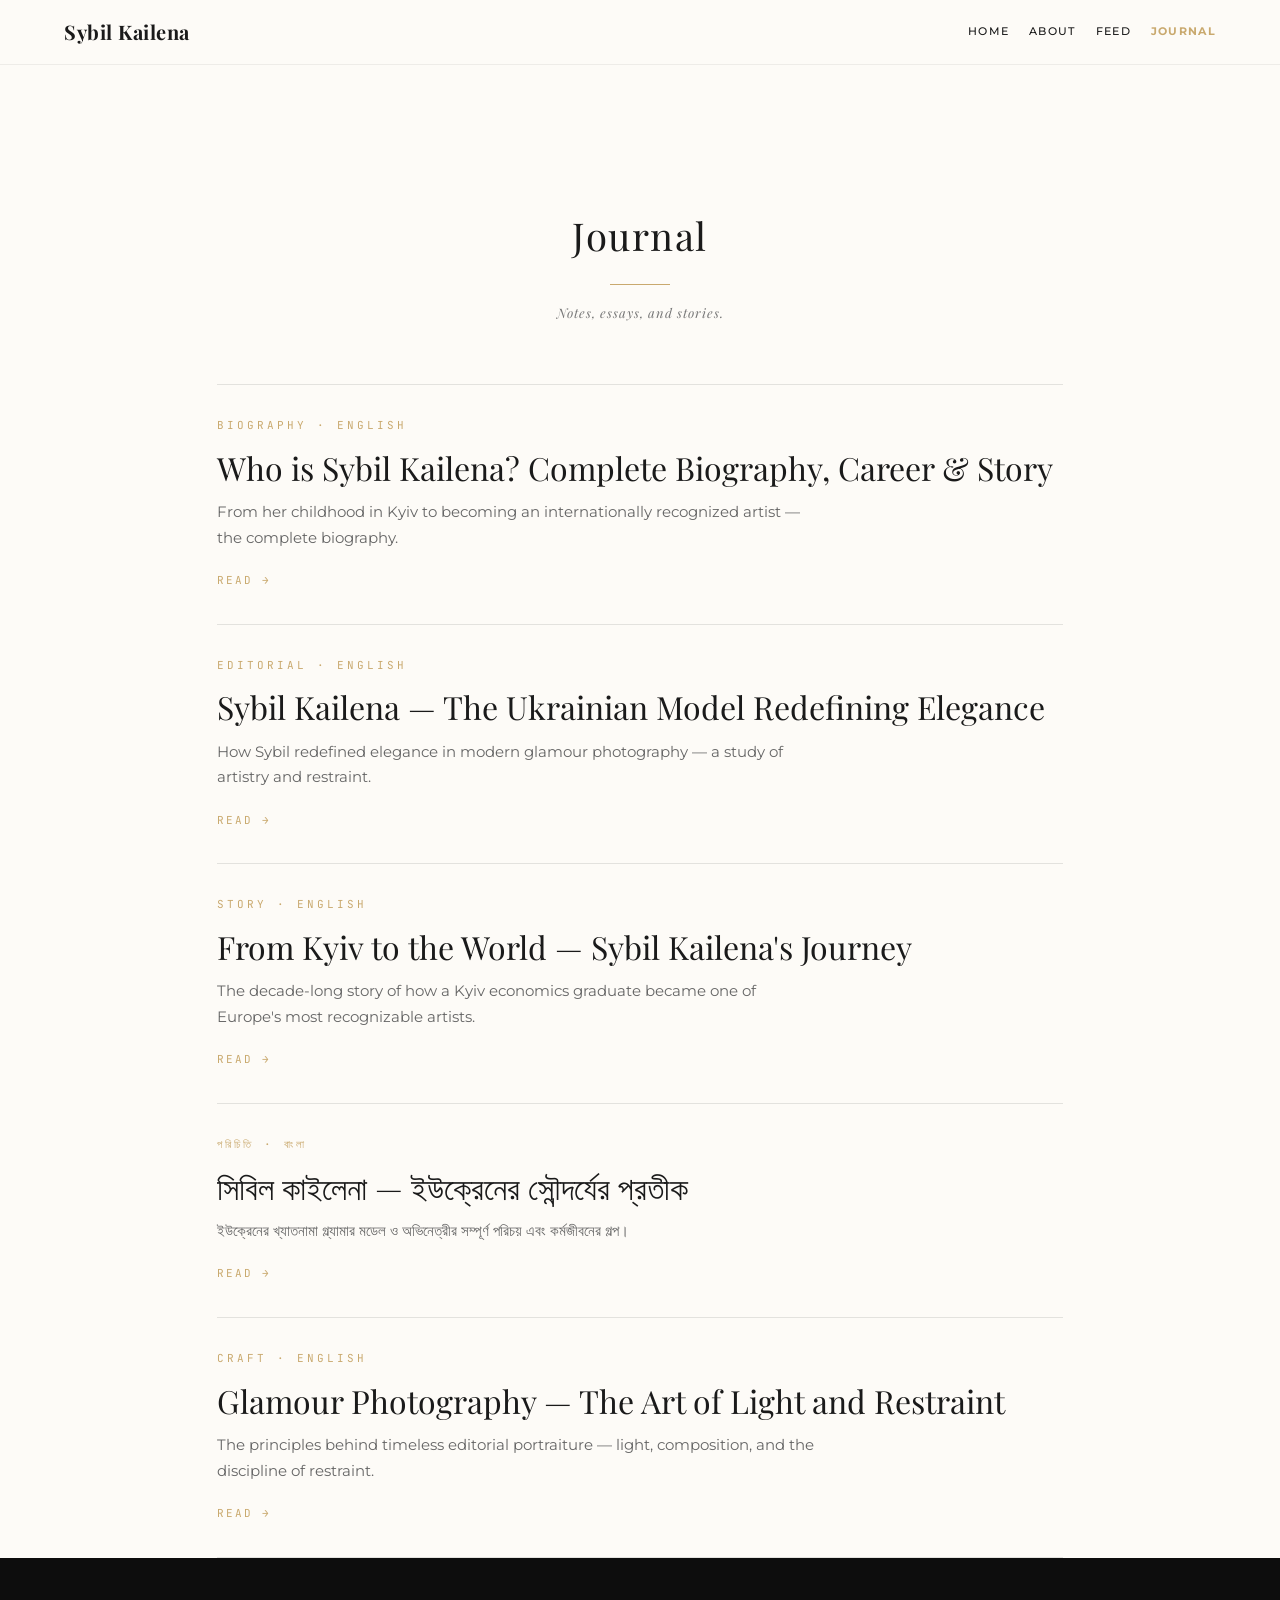
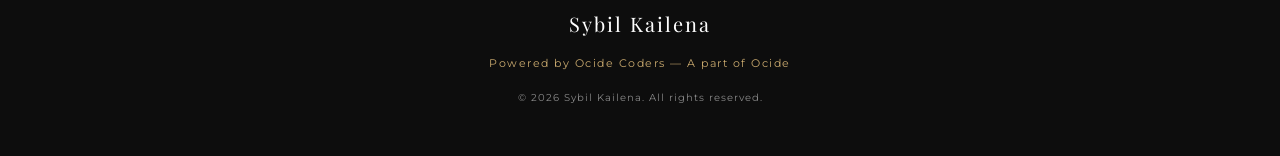
<file: blog.html>
<!DOCTYPE html>
<html lang="en">
<head>
    <meta charset="UTF-8">
    <meta name="viewport" content="width=device-width, initial-scale=1.0">
    <title>Journal — Notes & Stories | Sybil Kailena</title>
    <meta name="description" content="Notes, essays, and stories about Sybil Kailena — biography, career, and the craft of elegant photography.">
    <meta name="keywords" content="Sybil Kailena blog, Sybil Kailena articles, Ukrainian model, glamour photography essays">
    <meta name="theme-color" content="#C9A96E">
    <link rel="canonical" href="https://sybil-kailena.onrender.com/blog.html">
    <link rel="icon" type="image/png" href="/favicon-96x96.png" sizes="96x96">
    <link rel="icon" type="image/svg+xml" href="/favicon.svg">
    <link rel="shortcut icon" href="/favicon.ico">
    <link rel="apple-touch-icon" sizes="180x180" href="/apple-touch-icon.png">
    <link rel="manifest" href="/site.webmanifest">

    <link rel="preconnect" href="https://fonts.googleapis.com">
    <link rel="preconnect" href="https://fonts.gstatic.com" crossorigin>
    <link rel="preload" as="style" href="https://fonts.googleapis.com/css2?family=Playfair+Display:ital,wght@0,400;0,700;1,400&family=Montserrat:wght@300;400;500&family=JetBrains+Mono:wght@400;700&display=swap" onload="this.onload=null;this.rel='stylesheet'">
    <noscript><link rel="stylesheet" href="https://fonts.googleapis.com/css2?family=Playfair+Display:ital,wght@0,400;0,700;1,400&family=Montserrat:wght@300;400;500&family=JetBrains+Mono:wght@400;700&display=swap"></noscript>
    <link rel="stylesheet" href="style.css">
</head>
<body>

    <header class="main-header">
        <div class="logo">Sybil Kailena</div>
        <nav>
            <a href="index.html">Home</a>
            <a href="about.html">About</a>
            <a href="feed.html">Feed</a>
            <a href="blog.html" class="nav-bold">Journal</a>
        </nav>
    </header>

    <section class="section" style="padding-top: 140px;">
        <div class="section-title">
            <h2>Journal</h2>
            <div class="divider"></div>
            <p class="section-sub">Notes, essays, and stories.</p>
        </div>

        <div style="max-width: 1000px; margin: 0 auto; padding: 0 6%;">

            <a href="blog/who-is-sybil-kailena.html" style="display: block; padding: 32px 0; border-top: 1px solid rgba(0,0,0,0.1); text-decoration: none; color: inherit;">
                <span style="font-family: 'JetBrains Mono', monospace; font-size: 11px; letter-spacing: 3px; text-transform: uppercase; color: #C9A96E; display: block; margin-bottom: 14px;">Biography · English</span>
                <h3 style="font-family: 'Playfair Display', serif; font-size: clamp(1.4rem, 3vw, 2rem); font-weight: 400; color: #1A1A1A; margin-bottom: 12px; line-height: 1.2;">Who is Sybil Kailena? Complete Biography, Career & Story</h3>
                <p style="font-size: 15px; line-height: 1.7; color: #666; margin-bottom: 16px; max-width: 60ch;">From her childhood in Kyiv to becoming an internationally recognized artist — the complete biography.</p>
                <span style="font-family: 'JetBrains Mono', monospace; font-size: 11px; letter-spacing: 2px; text-transform: uppercase; color: #C9A96E;">Read →</span>
            </a>

            <a href="blog/sybil-kailena-ukrainian-model.html" style="display: block; padding: 32px 0; border-top: 1px solid rgba(0,0,0,0.1); text-decoration: none; color: inherit;">
                <span style="font-family: 'JetBrains Mono', monospace; font-size: 11px; letter-spacing: 3px; text-transform: uppercase; color: #C9A96E; display: block; margin-bottom: 14px;">Editorial · English</span>
                <h3 style="font-family: 'Playfair Display', serif; font-size: clamp(1.4rem, 3vw, 2rem); font-weight: 400; color: #1A1A1A; margin-bottom: 12px; line-height: 1.2;">Sybil Kailena — The Ukrainian Model Redefining Elegance</h3>
                <p style="font-size: 15px; line-height: 1.7; color: #666; margin-bottom: 16px; max-width: 60ch;">How Sybil redefined elegance in modern glamour photography — a study of artistry and restraint.</p>
                <span style="font-family: 'JetBrains Mono', monospace; font-size: 11px; letter-spacing: 2px; text-transform: uppercase; color: #C9A96E;">Read →</span>
            </a>

            <a href="blog/kyiv-to-the-world.html" style="display: block; padding: 32px 0; border-top: 1px solid rgba(0,0,0,0.1); text-decoration: none; color: inherit;">
                <span style="font-family: 'JetBrains Mono', monospace; font-size: 11px; letter-spacing: 3px; text-transform: uppercase; color: #C9A96E; display: block; margin-bottom: 14px;">Story · English</span>
                <h3 style="font-family: 'Playfair Display', serif; font-size: clamp(1.4rem, 3vw, 2rem); font-weight: 400; color: #1A1A1A; margin-bottom: 12px; line-height: 1.2;">From Kyiv to the World — Sybil Kailena's Journey</h3>
                <p style="font-size: 15px; line-height: 1.7; color: #666; margin-bottom: 16px; max-width: 60ch;">The decade-long story of how a Kyiv economics graduate became one of Europe's most recognizable artists.</p>
                <span style="font-family: 'JetBrains Mono', monospace; font-size: 11px; letter-spacing: 2px; text-transform: uppercase; color: #C9A96E;">Read →</span>
            </a>

            <a href="blog/sybil-kailena-bangla.html" style="display: block; padding: 32px 0; border-top: 1px solid rgba(0,0,0,0.1); text-decoration: none; color: inherit;">
                <span style="font-family: 'JetBrains Mono', monospace; font-size: 11px; letter-spacing: 3px; text-transform: uppercase; color: #C9A96E; display: block; margin-bottom: 14px;">পরিচিতি · বাংলা</span>
                <h3 style="font-family: 'Playfair Display', serif; font-size: clamp(1.4rem, 3vw, 2rem); font-weight: 400; color: #1A1A1A; margin-bottom: 12px; line-height: 1.2;">সিবিল কাইলেনা — ইউক্রেনের সৌন্দর্যের প্রতীক</h3>
                <p style="font-size: 15px; line-height: 1.7; color: #666; margin-bottom: 16px; max-width: 60ch;">ইউক্রেনের খ্যাতনামা গ্ল্যামার মডেল ও অভিনেত্রীর সম্পূর্ণ পরিচয় এবং কর্মজীবনের গল্প।</p>
                <span style="font-family: 'JetBrains Mono', monospace; font-size: 11px; letter-spacing: 2px; text-transform: uppercase; color: #C9A96E;">Read →</span>
            </a>

            <a href="blog/glamour-photography-art-of-light.html" style="display: block; padding: 32px 0; border-top: 1px solid rgba(0,0,0,0.1); border-bottom: 1px solid rgba(0,0,0,0.1); text-decoration: none; color: inherit;">
                <span style="font-family: 'JetBrains Mono', monospace; font-size: 11px; letter-spacing: 3px; text-transform: uppercase; color: #C9A96E; display: block; margin-bottom: 14px;">Craft · English</span>
                <h3 style="font-family: 'Playfair Display', serif; font-size: clamp(1.4rem, 3vw, 2rem); font-weight: 400; color: #1A1A1A; margin-bottom: 12px; line-height: 1.2;">Glamour Photography — The Art of Light and Restraint</h3>
                <p style="font-size: 15px; line-height: 1.7; color: #666; margin-bottom: 16px; max-width: 60ch;">The principles behind timeless editorial portraiture — light, composition, and the discipline of restraint.</p>
                <span style="font-family: 'JetBrains Mono', monospace; font-size: 11px; letter-spacing: 2px; text-transform: uppercase; color: #C9A96E;">Read →</span>
            </a>

        </div>
    </section>

    <footer>
        <div class="footer-content">
            <p class="footer-logo">Sybil Kailena</p>
            <p class="footer-credit">Powered by Ocide Coders — A part of Ocide</p>
            <p class="footer-copy">&copy; 2026 Sybil Kailena. All rights reserved.</p>
        </div>
    </footer>

</body>
</html>
</file>
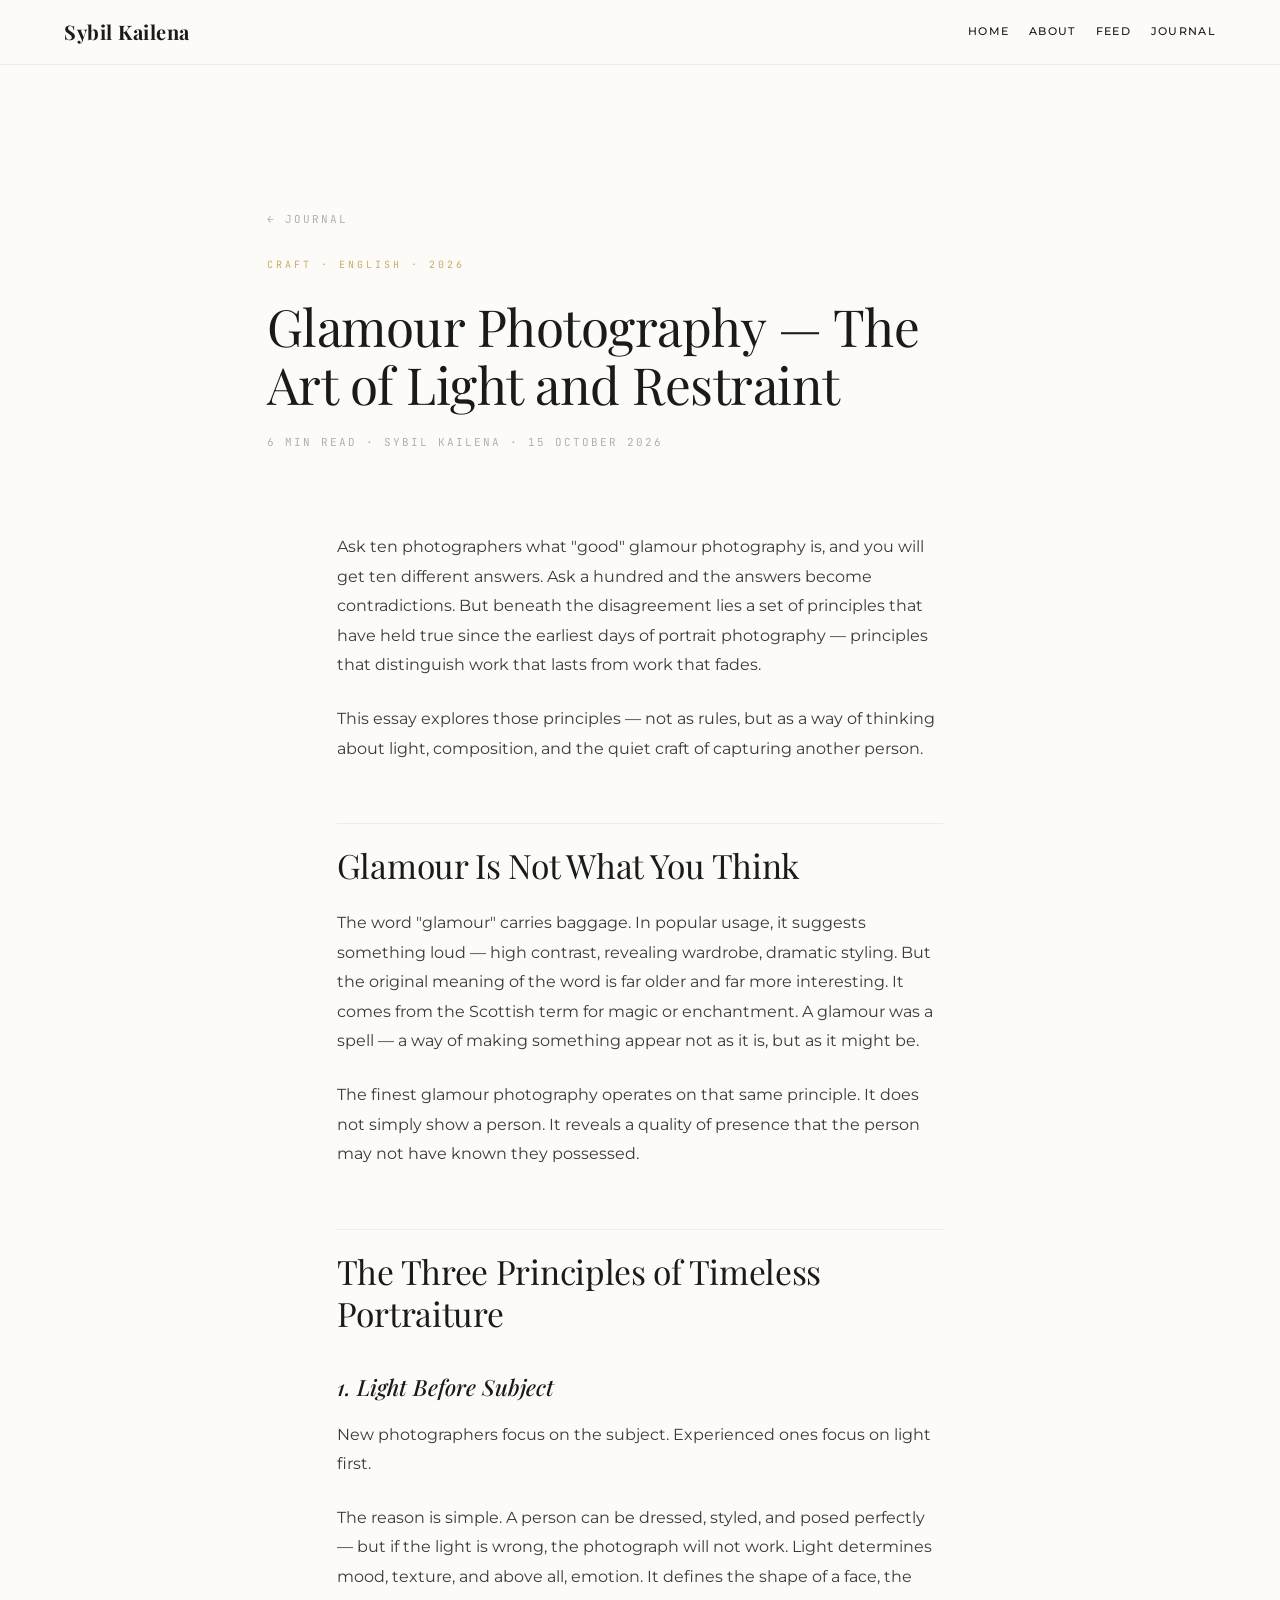
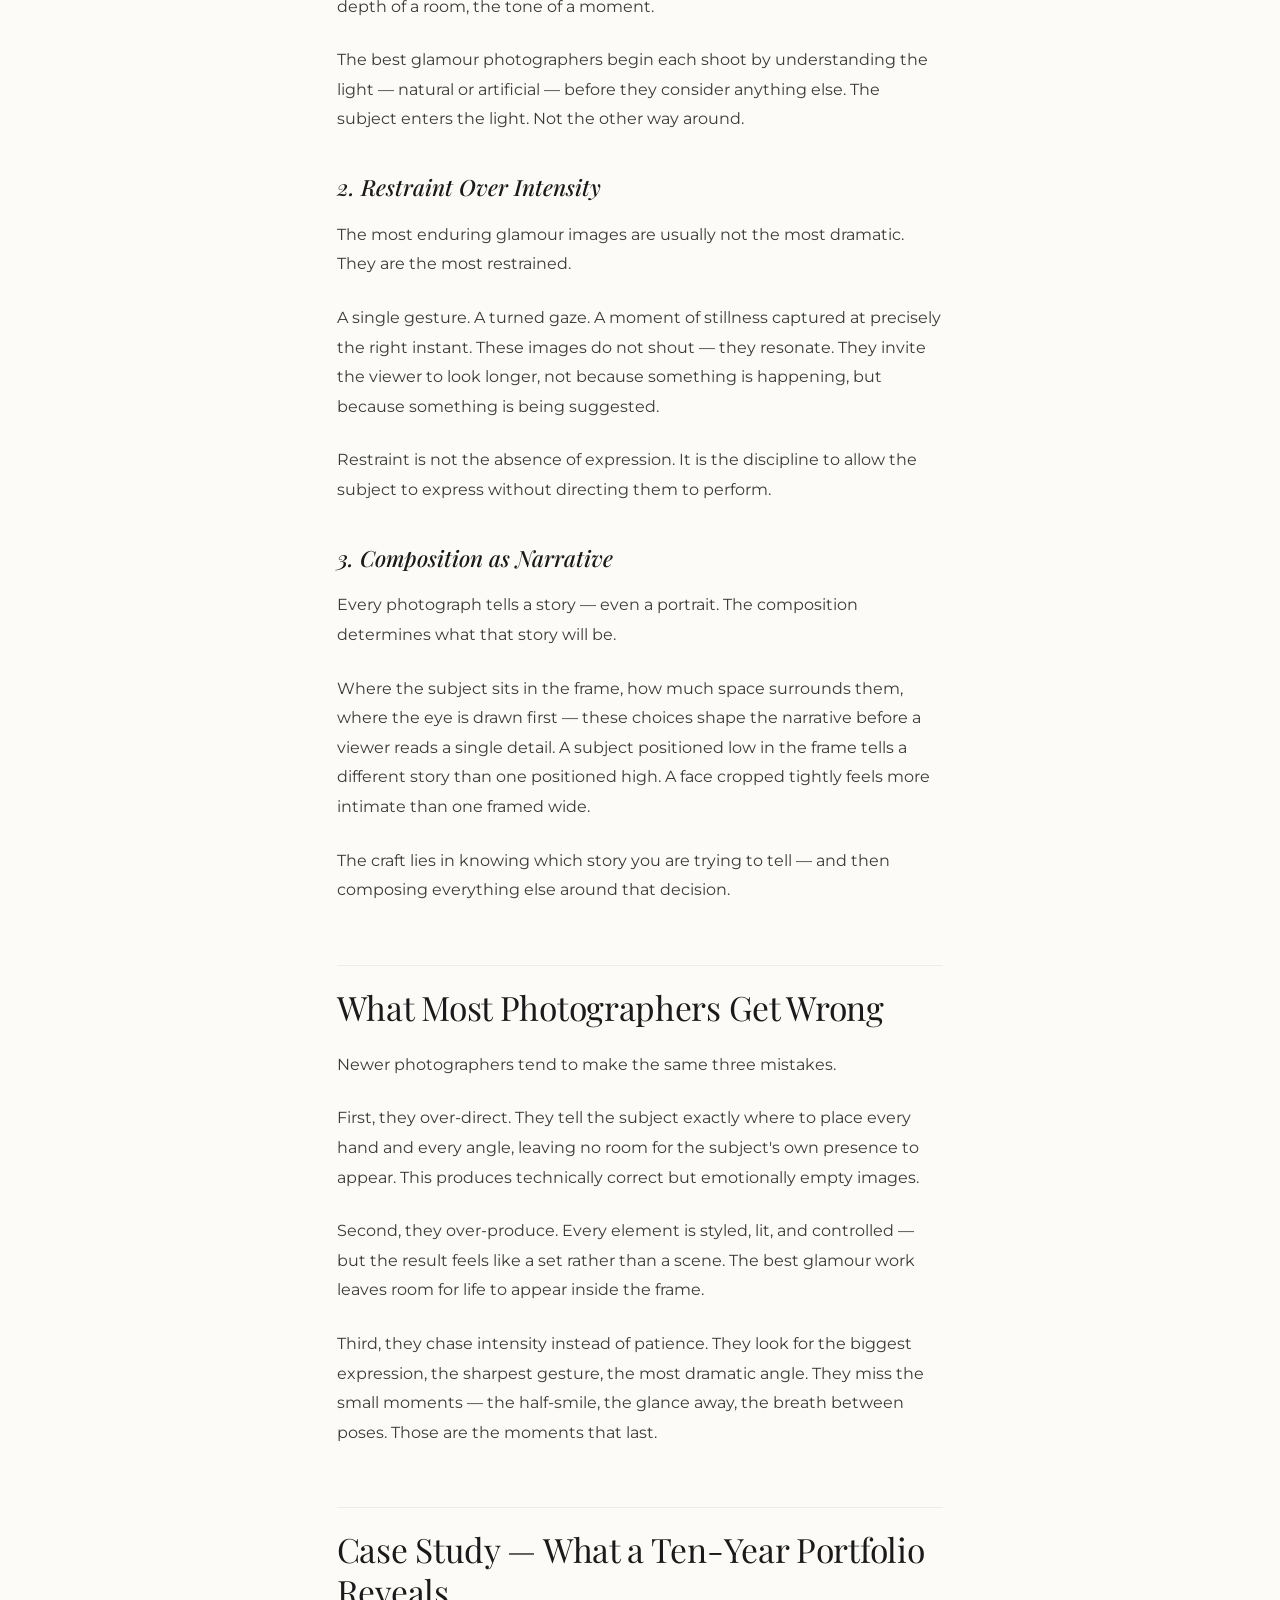
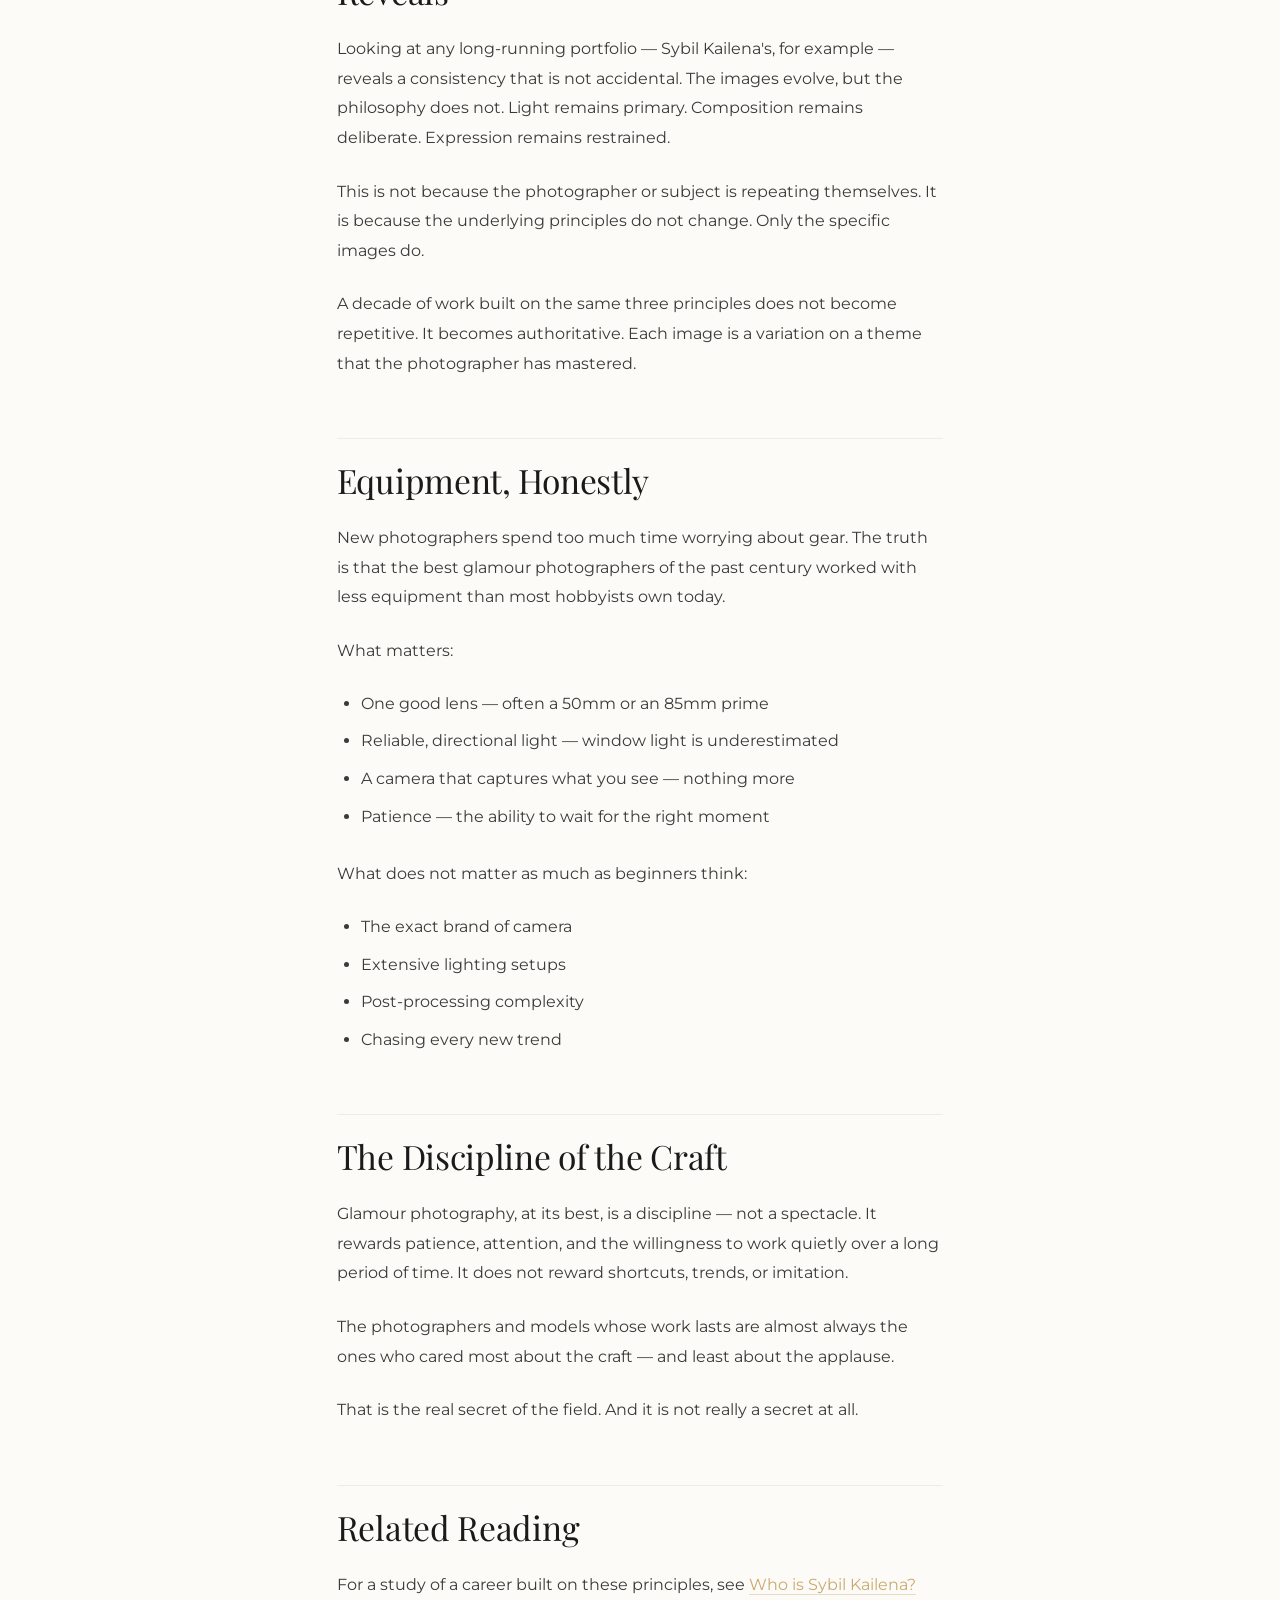
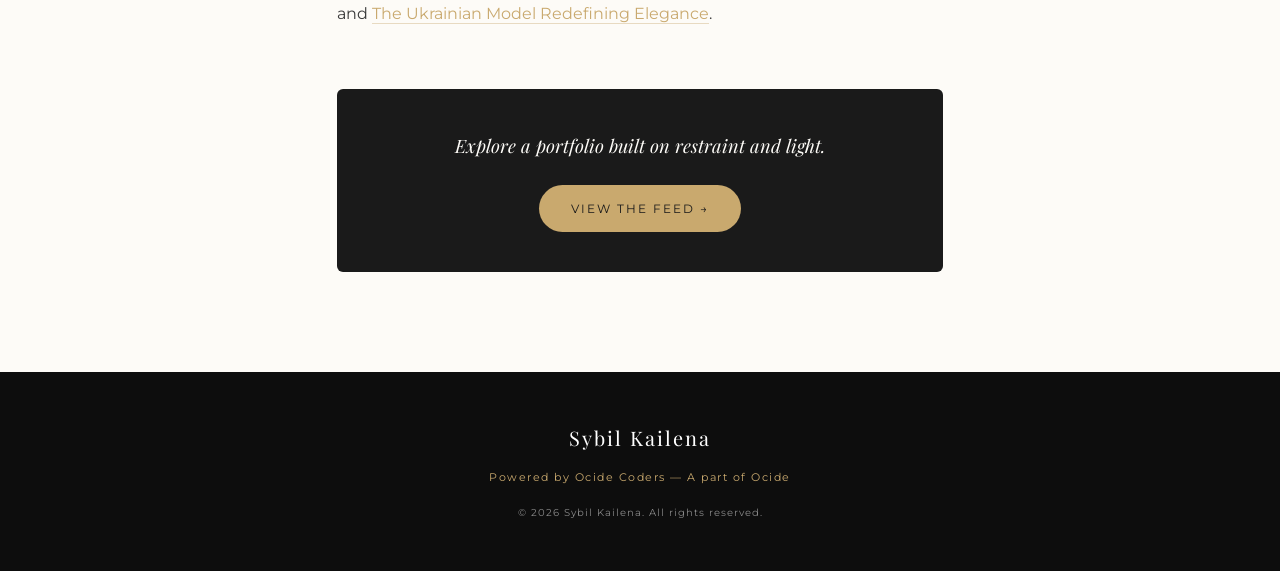
<file: blog/glamour-photography-art-of-light.html>
<!DOCTYPE html>
<html lang="en">
<head>
    <meta charset="UTF-8">
    <meta name="viewport" content="width=device-width, initial-scale=1.0">
    <title>Glamour Photography — The Art of Light and Restraint | Sybil Kailena</title>
    <meta name="description" content="What makes glamour photography truly elegant? An exploration of light, restraint, and the principles behind timeless editorial portraiture.">
    <meta name="keywords" content="glamour photography, editorial photography, portrait lighting, elegant photography, art of photography, glamour photography guide">
    <meta name="author" content="Sybil Kailena">
    <meta name="robots" content="index, follow">
    <meta name="theme-color" content="#C9A96E">
    <link rel="canonical" href="https://sybil-kailena.onrender.com/blog/glamour-photography-art-of-light.html">
    <link rel="icon" type="image/png" href="/favicon-96x96.png" sizes="96x96">
    <link rel="icon" type="image/svg+xml" href="/favicon.svg">
    <link rel="shortcut icon" href="/favicon.ico">
    <link rel="apple-touch-icon" sizes="180x180" href="/apple-touch-icon.png">
    <link rel="manifest" href="/site.webmanifest">

    <meta property="og:type" content="article">
    <meta property="og:title" content="Glamour Photography — The Art of Light and Restraint">
    <meta property="og:description" content="The principles behind timeless editorial portraiture — light, composition, and the discipline of restraint.">
    <meta property="og:image" content="https://i.ibb.co.com/t6vtwBk/20261014-233005.png">

    <script type="application/ld+json">
    {
        "@context": "https://schema.org",
        "@type": "Article",
        "headline": "Glamour Photography — The Art of Light and Restraint",
        "image": "https://i.ibb.co.com/t6vtwBk/20261014-233005.png",
        "datePublished": "2026-10-15",
        "author": {
            "@type": "Person",
            "name": "Sybil Kailena"
        }
    }
    </script>

    <link rel="preconnect" href="https://fonts.googleapis.com">
    <link rel="preconnect" href="https://fonts.gstatic.com" crossorigin>
    <link rel="preload" as="style" href="https://fonts.googleapis.com/css2?family=Playfair+Display:ital,wght@0,400;0,700;1,400&family=Montserrat:wght@300;400;500&family=JetBrains+Mono:wght@400;700&display=swap" onload="this.onload=null;this.rel='stylesheet'">
    <noscript><link rel="stylesheet" href="https://fonts.googleapis.com/css2?family=Playfair+Display:ital,wght@0,400;0,700;1,400&family=Montserrat:wght@300;400;500&family=JetBrains+Mono:wght@400;700&display=swap"></noscript>
    <link rel="stylesheet" href="../style.css">
</head>
<body>

    <header class="main-header">
        <div class="logo">Sybil Kailena</div>
        <nav>
            <a href="../index.html">Home</a>
            <a href="../about.html">About</a>
            <a href="../feed.html">Feed</a>
            <a href="../blog.html">Journal</a>
        </nav>
    </header>

    <article>
        <header class="article-hero">
            <div class="wrap">
                <a href="../blog.html" class="article-back">← Journal</a>
                <span class="article-cat">Craft · English · 2026</span>
                <h1>Glamour Photography — The Art of Light and Restraint</h1>
                <p class="article-meta">6 min read · Sybil Kailena · 15 October 2026</p>
            </div>
        </header>

        <div class="article-body">
            <div class="wrap">

                <p>Ask ten photographers what "good" glamour photography is, and you will get ten different answers. Ask a hundred and the answers become contradictions. But beneath the disagreement lies a set of principles that have held true since the earliest days of portrait photography — principles that distinguish work that lasts from work that fades.</p>

                <p>This essay explores those principles — not as rules, but as a way of thinking about light, composition, and the quiet craft of capturing another person.</p>

                <h2>Glamour Is Not What You Think</h2>

                <p>The word "glamour" carries baggage. In popular usage, it suggests something loud — high contrast, revealing wardrobe, dramatic styling. But the original meaning of the word is far older and far more interesting. It comes from the Scottish term for magic or enchantment. A glamour was a spell — a way of making something appear not as it is, but as it might be.</p>

                <p>The finest glamour photography operates on that same principle. It does not simply show a person. It reveals a quality of presence that the person may not have known they possessed.</p>

                <h2>The Three Principles of Timeless Portraiture</h2>

                <h3>1. Light Before Subject</h3>

                <p>New photographers focus on the subject. Experienced ones focus on light first.</p>

                <p>The reason is simple. A person can be dressed, styled, and posed perfectly — but if the light is wrong, the photograph will not work. Light determines mood, texture, and above all, emotion. It defines the shape of a face, the depth of a room, the tone of a moment.</p>

                <p>The best glamour photographers begin each shoot by understanding the light — natural or artificial — before they consider anything else. The subject enters the light. Not the other way around.</p>

                <h3>2. Restraint Over Intensity</h3>

                <p>The most enduring glamour images are usually not the most dramatic. They are the most restrained.</p>

                <p>A single gesture. A turned gaze. A moment of stillness captured at precisely the right instant. These images do not shout — they resonate. They invite the viewer to look longer, not because something is happening, but because something is being suggested.</p>

                <p>Restraint is not the absence of expression. It is the discipline to allow the subject to express without directing them to perform.</p>

                <h3>3. Composition as Narrative</h3>

                <p>Every photograph tells a story — even a portrait. The composition determines what that story will be.</p>

                <p>Where the subject sits in the frame, how much space surrounds them, where the eye is drawn first — these choices shape the narrative before a viewer reads a single detail. A subject positioned low in the frame tells a different story than one positioned high. A face cropped tightly feels more intimate than one framed wide.</p>

                <p>The craft lies in knowing which story you are trying to tell — and then composing everything else around that decision.</p>

                <h2>What Most Photographers Get Wrong</h2>

                <p>Newer photographers tend to make the same three mistakes.</p>

                <p>First, they over-direct. They tell the subject exactly where to place every hand and every angle, leaving no room for the subject's own presence to appear. This produces technically correct but emotionally empty images.</p>

                <p>Second, they over-produce. Every element is styled, lit, and controlled — but the result feels like a set rather than a scene. The best glamour work leaves room for life to appear inside the frame.</p>

                <p>Third, they chase intensity instead of patience. They look for the biggest expression, the sharpest gesture, the most dramatic angle. They miss the small moments — the half-smile, the glance away, the breath between poses. Those are the moments that last.</p>

                <h2>Case Study — What a Ten-Year Portfolio Reveals</h2>

                <p>Looking at any long-running portfolio — Sybil Kailena's, for example — reveals a consistency that is not accidental. The images evolve, but the philosophy does not. Light remains primary. Composition remains deliberate. Expression remains restrained.</p>

                <p>This is not because the photographer or subject is repeating themselves. It is because the underlying principles do not change. Only the specific images do.</p>

                <p>A decade of work built on the same three principles does not become repetitive. It becomes authoritative. Each image is a variation on a theme that the photographer has mastered.</p>

                <h2>Equipment, Honestly</h2>

                <p>New photographers spend too much time worrying about gear. The truth is that the best glamour photographers of the past century worked with less equipment than most hobbyists own today.</p>

                <p>What matters:</p>

                <ul>
                    <li>One good lens — often a 50mm or an 85mm prime</li>
                    <li>Reliable, directional light — window light is underestimated</li>
                    <li>A camera that captures what you see — nothing more</li>
                    <li>Patience — the ability to wait for the right moment</li>
                </ul>

                <p>What does not matter as much as beginners think:</p>

                <ul>
                    <li>The exact brand of camera</li>
                    <li>Extensive lighting setups</li>
                    <li>Post-processing complexity</li>
                    <li>Chasing every new trend</li>
                </ul>

                <h2>The Discipline of the Craft</h2>

                <p>Glamour photography, at its best, is a discipline — not a spectacle. It rewards patience, attention, and the willingness to work quietly over a long period of time. It does not reward shortcuts, trends, or imitation.</p>

                <p>The photographers and models whose work lasts are almost always the ones who cared most about the craft — and least about the applause.</p>

                <p>That is the real secret of the field. And it is not really a secret at all.</p>

                <h2>Related Reading</h2>

                <p>For a study of a career built on these principles, see <a href="who-is-sybil-kailena.html">Who is Sybil Kailena?</a> and <a href="sybil-kailena-ukrainian-model.html">The Ukrainian Model Redefining Elegance</a>.</p>

                <div class="article-cta">
                    <p>Explore a portfolio built on restraint and light.</p>
                    <a href="../feed.html">View the Feed →</a>
                </div>

            </div>
        </div>
    </article>

    <footer>
        <div class="footer-content">
            <p class="footer-logo">Sybil Kailena</p>
            <p class="footer-credit">Powered by Ocide Coders — A part of Ocide</p>
            <p class="footer-copy">&copy; 2026 Sybil Kailena. All rights reserved.</p>
        </div>
    </footer>

</body>
</html>
</file>
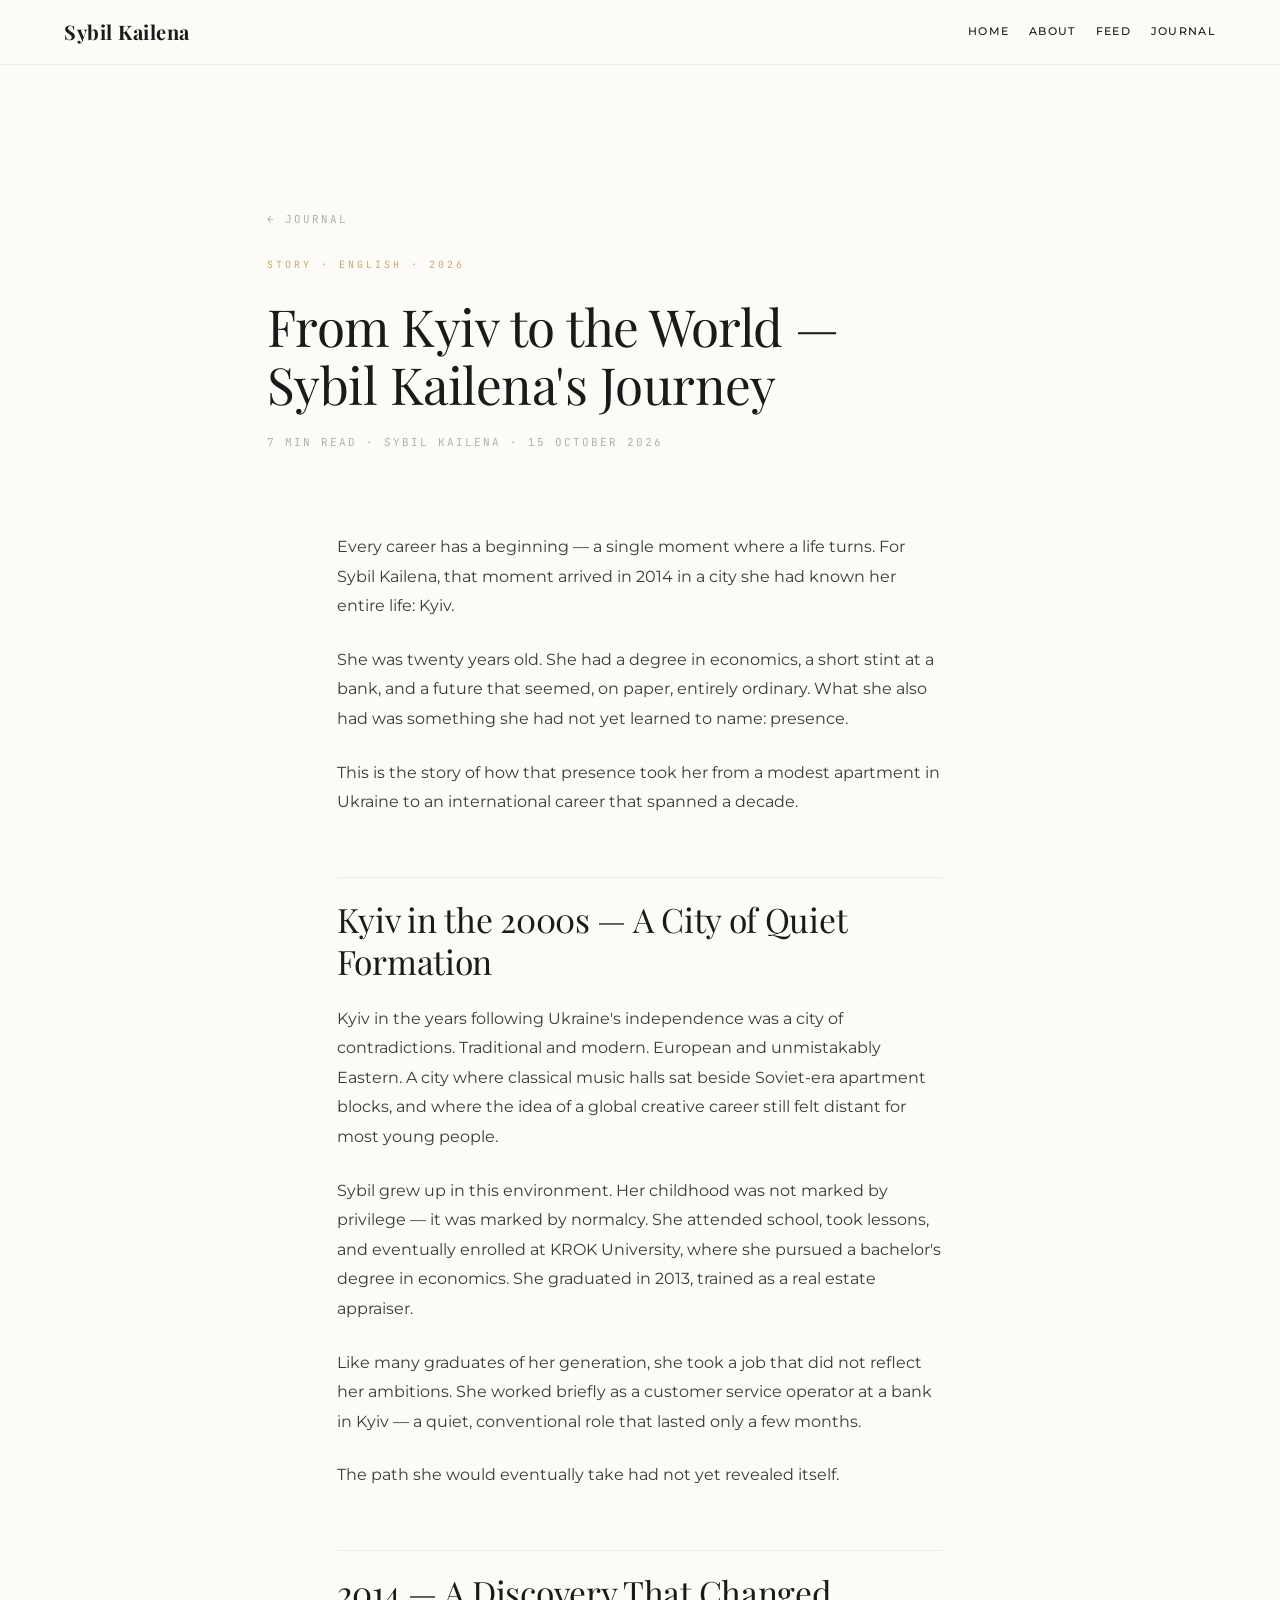
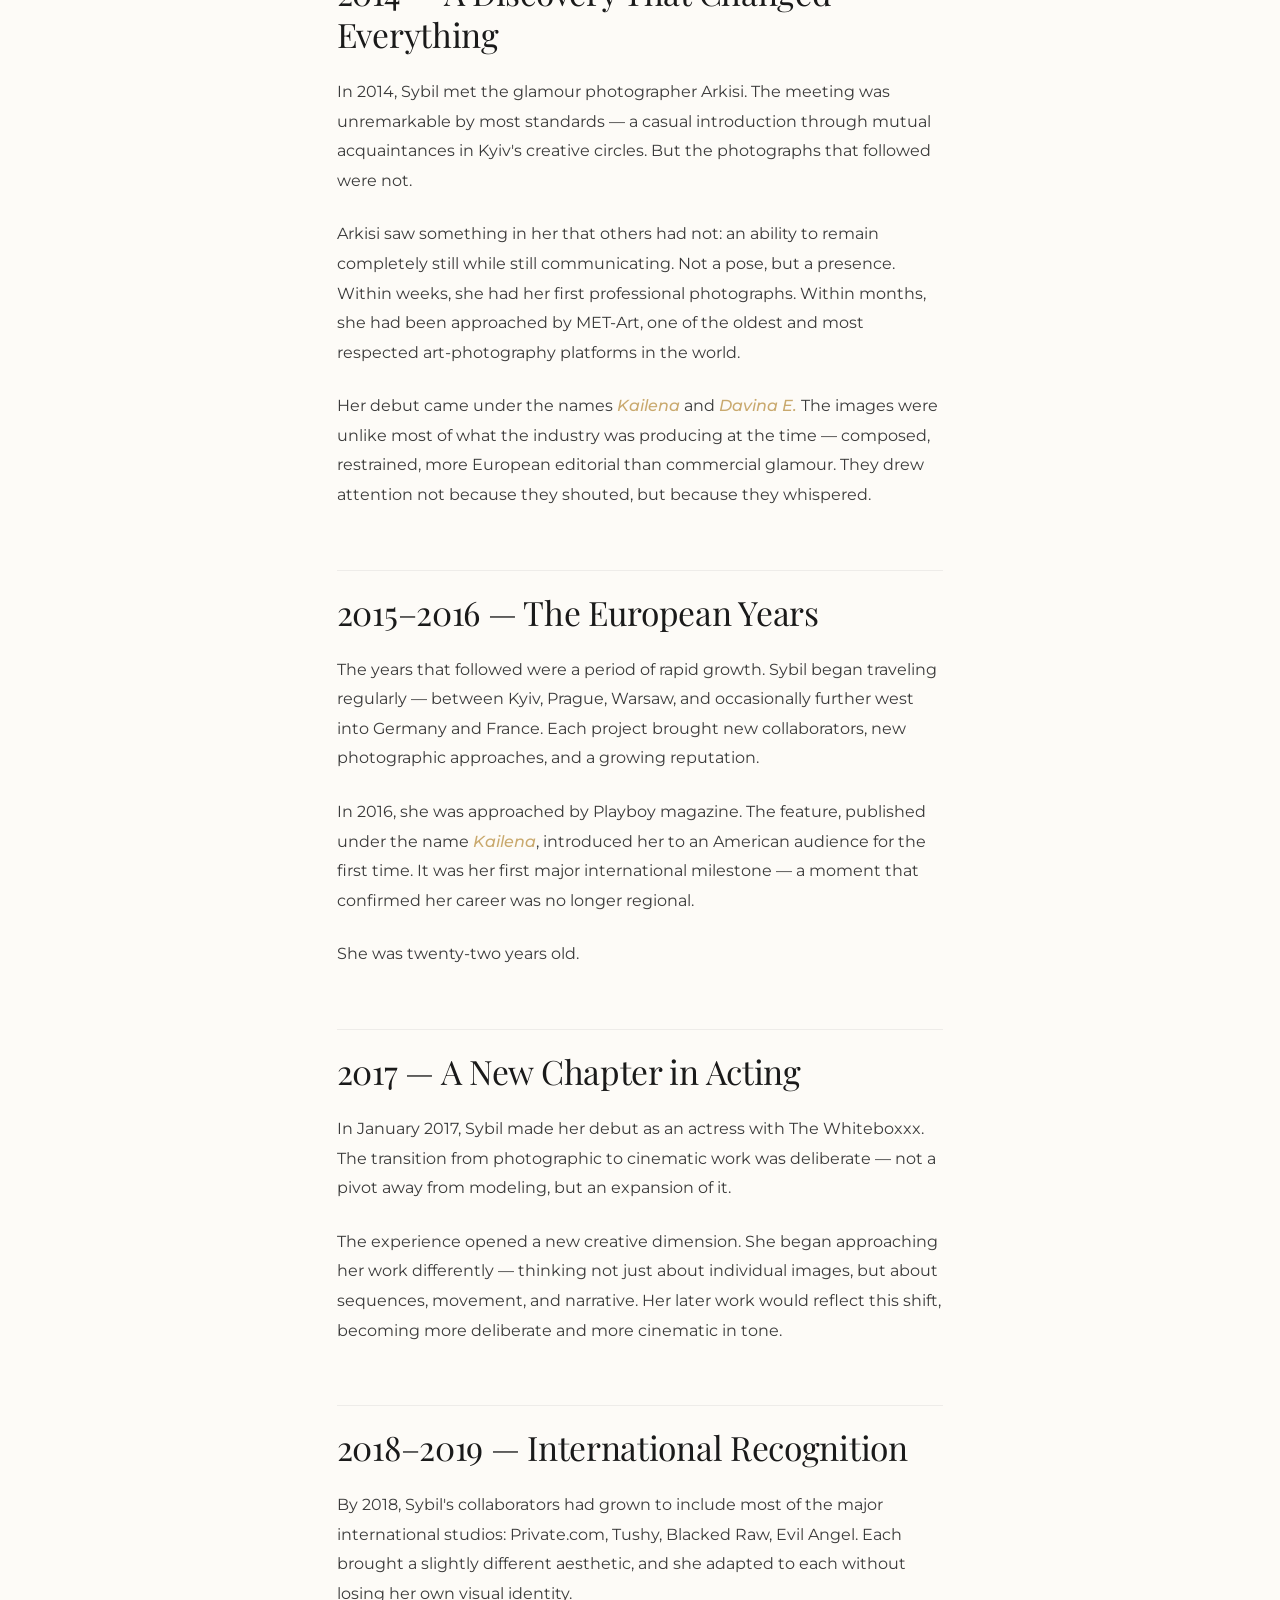
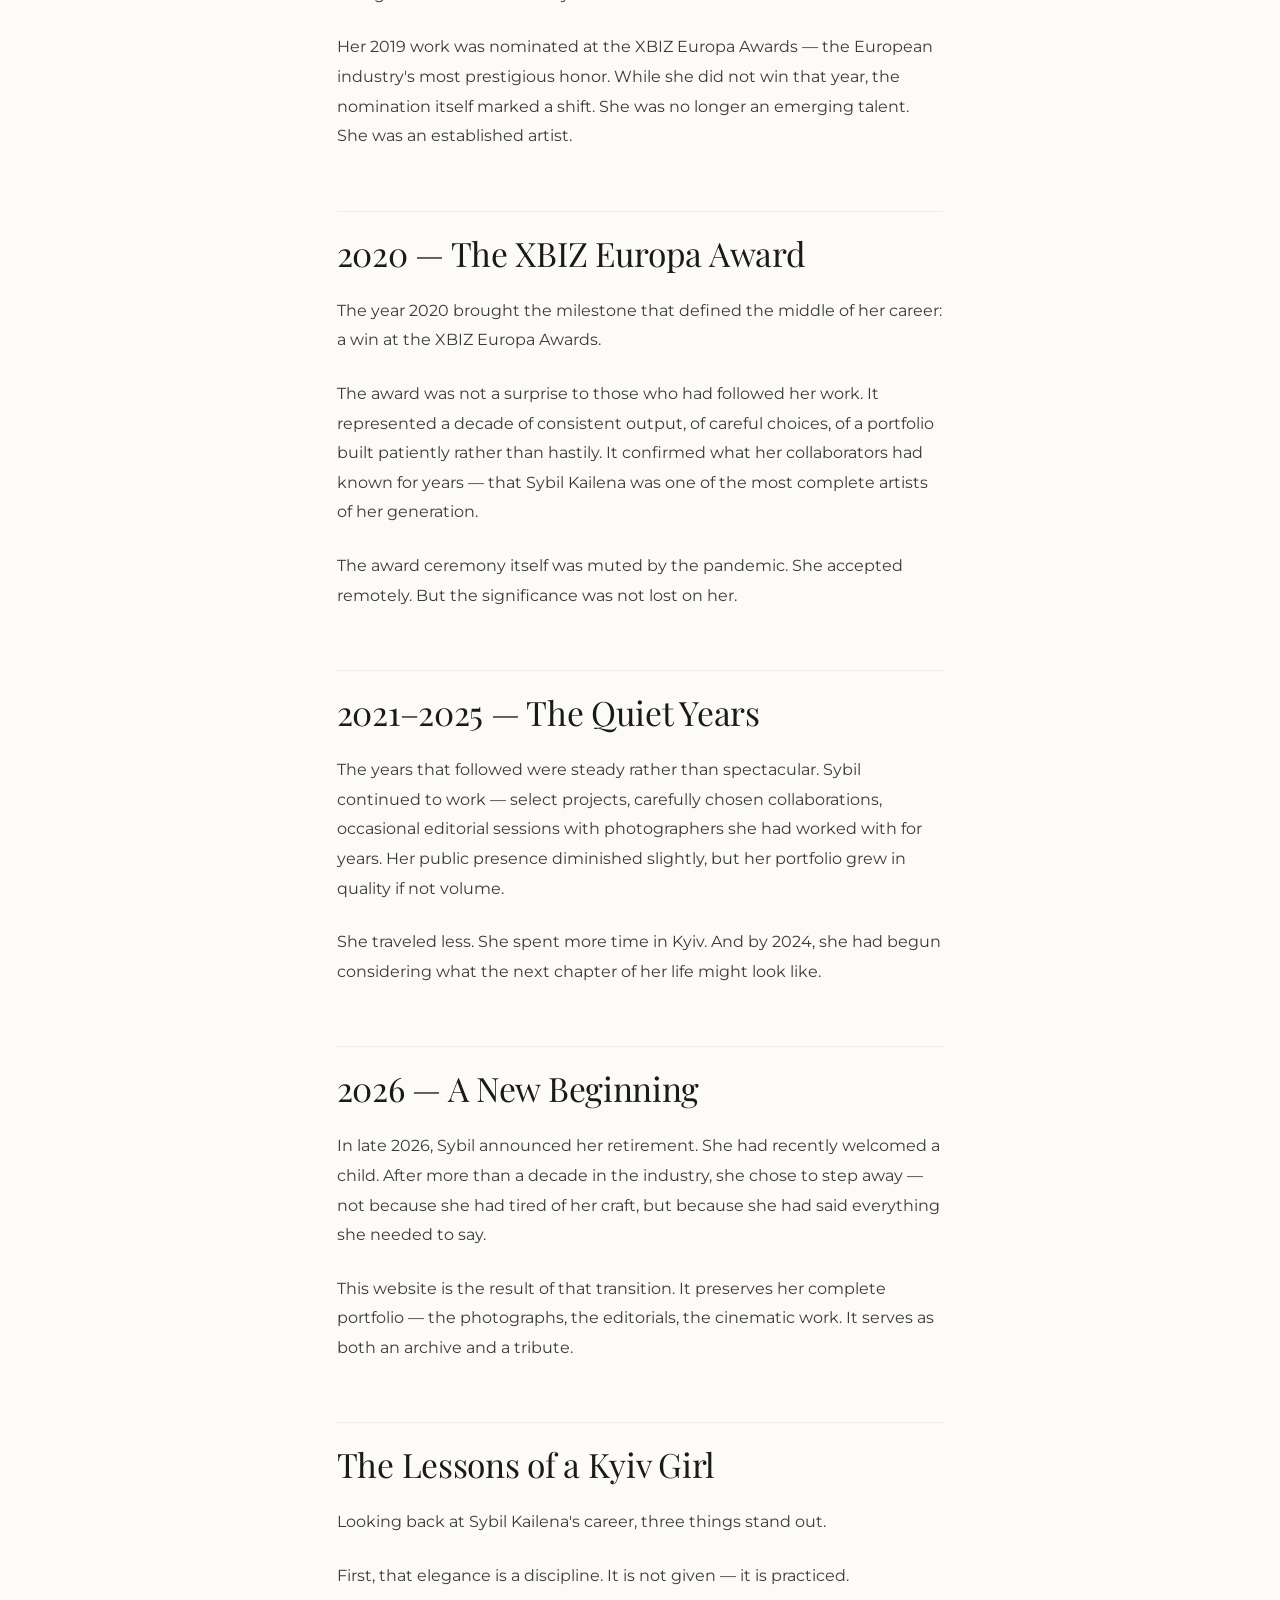
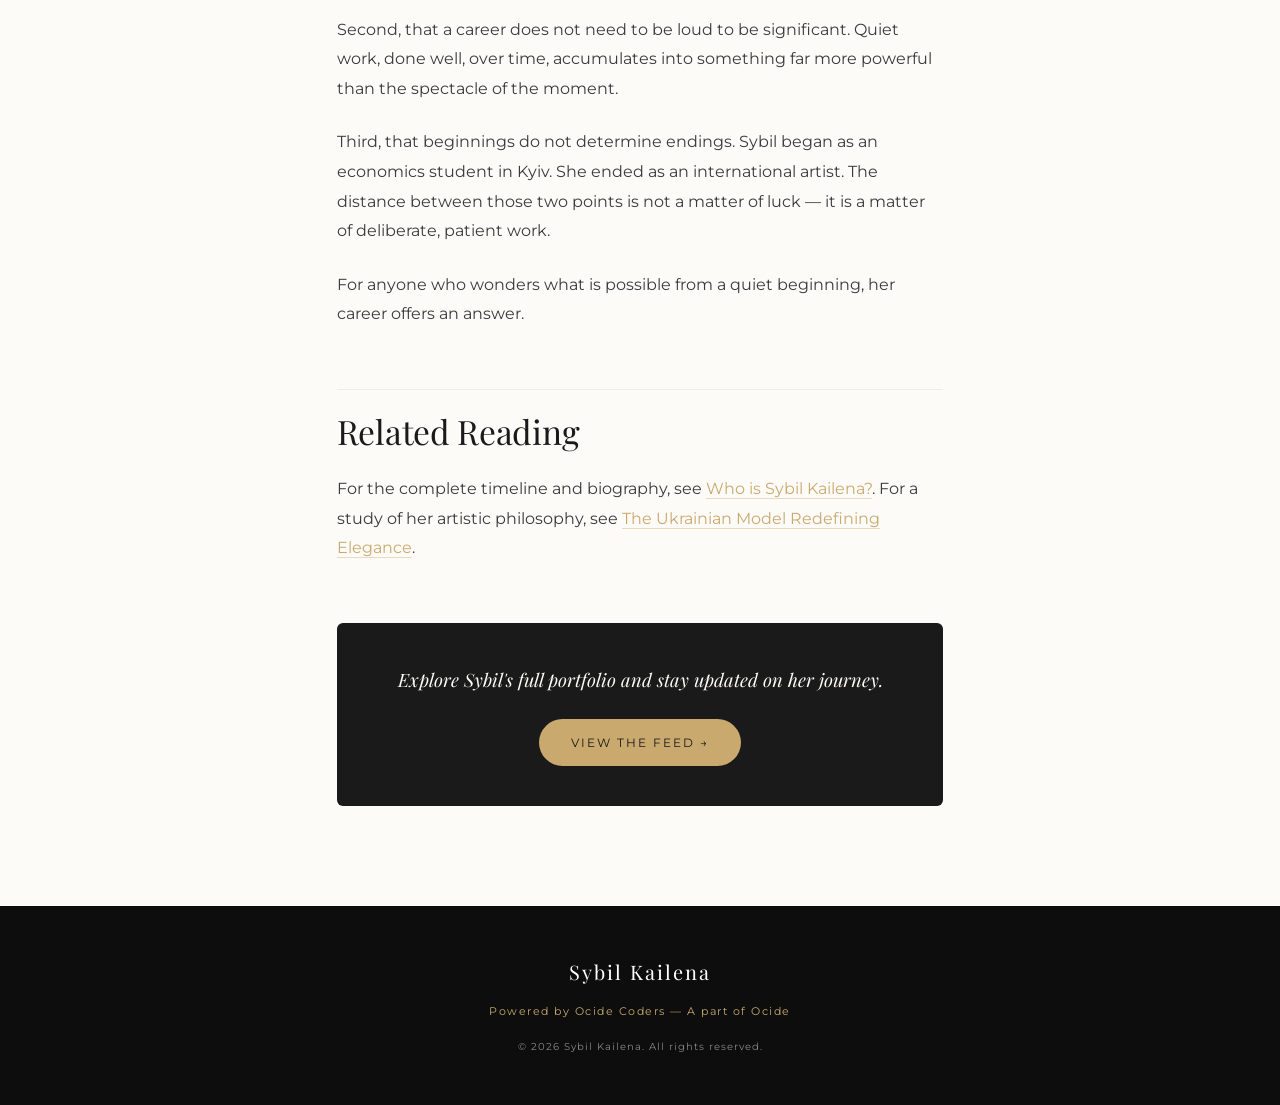
<file: blog/kyiv-to-the-world.html>
<!DOCTYPE html>
<html lang="en">
<head>
    <meta charset="UTF-8">
    <meta name="viewport" content="width=device-width, initial-scale=1.0">
    <title>From Kyiv to the World — Sybil Kailena's Journey | Sybil Kailena</title>
    <meta name="description" content="The story of how a young economics graduate from Kyiv became one of Europe's most recognizable glamour models — Sybil Kailena's decade-long journey.">
    <meta name="keywords" content="Sybil Kailena journey, Sybil Kailena Kyiv, Ukrainian model journey, Sybil Kailena career story, Sybil Kailena Europe">
    <meta name="author" content="Sybil Kailena">
    <meta name="robots" content="index, follow">
    <meta name="theme-color" content="#C9A96E">
    <link rel="canonical" href="https://sybil-kailena.onrender.com/blog/kyiv-to-the-world.html">
    <link rel="icon" type="image/png" href="/favicon-96x96.png" sizes="96x96">
    <link rel="icon" type="image/svg+xml" href="/favicon.svg">
    <link rel="shortcut icon" href="/favicon.ico">
    <link rel="apple-touch-icon" sizes="180x180" href="/apple-touch-icon.png">
    <link rel="manifest" href="/site.webmanifest">

    <meta property="og:type" content="article">
    <meta property="og:title" content="From Kyiv to the World — Sybil Kailena's Journey">
    <meta property="og:description" content="The decade-long story of how a Kyiv economics graduate became one of Europe's most recognizable artists.">
    <meta property="og:image" content="https://i.ibb.co.com/39S6K1Bf/411d8f774576650570d3b454061be286.jpg">
    <meta property="og:url" content="https://sybil-kailena.onrender.com/blog/kyiv-to-the-world.html">

    <script type="application/ld+json">
    {
        "@context": "https://schema.org",
        "@type": "Article",
        "headline": "From Kyiv to the World — Sybil Kailena's Journey",
        "image": "https://i.ibb.co.com/39S6K1Bf/411d8f774576650570d3b454061be286.jpg",
        "datePublished": "2026-10-15",
        "dateModified": "2026-10-15",
        "author": {
            "@type": "Person",
            "name": "Sybil Kailena",
            "url": "https://sybil-kailena.onrender.com/"
        },
        "publisher": {
            "@type": "Organization",
            "name": "Sybil Kailena",
            "logo": {
                "@type": "ImageObject",
                "url": "https://sybil-kailena.onrender.com/favicon-96x96.png"
            }
        }
    }
    </script>

    <link rel="preconnect" href="https://fonts.googleapis.com">
    <link rel="preconnect" href="https://fonts.gstatic.com" crossorigin>
    <link rel="preload" as="style" href="https://fonts.googleapis.com/css2?family=Playfair+Display:ital,wght@0,400;0,700;1,400&family=Montserrat:wght@300;400;500&family=JetBrains+Mono:wght@400;700&display=swap" onload="this.onload=null;this.rel='stylesheet'">
    <noscript><link rel="stylesheet" href="https://fonts.googleapis.com/css2?family=Playfair+Display:ital,wght@0,400;0,700;1,400&family=Montserrat:wght@300;400;500&family=JetBrains+Mono:wght@400;700&display=swap"></noscript>
    <link rel="stylesheet" href="../style.css">
</head>
<body>

    <header class="main-header">
        <div class="logo">Sybil Kailena</div>
        <nav>
            <a href="../index.html">Home</a>
            <a href="../about.html">About</a>
            <a href="../feed.html">Feed</a>
            <a href="../blog.html">Journal</a>
        </nav>
    </header>

    <article>
        <header class="article-hero">
            <div class="wrap">
                <a href="../blog.html" class="article-back">← Journal</a>
                <span class="article-cat">Story · English · 2026</span>
                <h1>From Kyiv to the World — Sybil Kailena's Journey</h1>
                <p class="article-meta">7 min read · Sybil Kailena · 15 October 2026</p>
            </div>
        </header>

        <div class="article-body">
            <div class="wrap">

                <p>Every career has a beginning — a single moment where a life turns. For Sybil Kailena, that moment arrived in 2014 in a city she had known her entire life: Kyiv.</p>

                <p>She was twenty years old. She had a degree in economics, a short stint at a bank, and a future that seemed, on paper, entirely ordinary. What she also had was something she had not yet learned to name: presence.</p>

                <p>This is the story of how that presence took her from a modest apartment in Ukraine to an international career that spanned a decade.</p>

                <h2>Kyiv in the 2000s — A City of Quiet Formation</h2>

                <p>Kyiv in the years following Ukraine's independence was a city of contradictions. Traditional and modern. European and unmistakably Eastern. A city where classical music halls sat beside Soviet-era apartment blocks, and where the idea of a global creative career still felt distant for most young people.</p>

                <p>Sybil grew up in this environment. Her childhood was not marked by privilege — it was marked by normalcy. She attended school, took lessons, and eventually enrolled at KROK University, where she pursued a bachelor's degree in economics. She graduated in 2013, trained as a real estate appraiser.</p>

                <p>Like many graduates of her generation, she took a job that did not reflect her ambitions. She worked briefly as a customer service operator at a bank in Kyiv — a quiet, conventional role that lasted only a few months.</p>

                <p>The path she would eventually take had not yet revealed itself.</p>

                <h2>2014 — A Discovery That Changed Everything</h2>

                <p>In 2014, Sybil met the glamour photographer Arkisi. The meeting was unremarkable by most standards — a casual introduction through mutual acquaintances in Kyiv's creative circles. But the photographs that followed were not.</p>

                <p>Arkisi saw something in her that others had not: an ability to remain completely still while still communicating. Not a pose, but a presence. Within weeks, she had her first professional photographs. Within months, she had been approached by MET-Art, one of the oldest and most respected art-photography platforms in the world.</p>

                <p>Her debut came under the names <em>Kailena</em> and <em>Davina E.</em> The images were unlike most of what the industry was producing at the time — composed, restrained, more European editorial than commercial glamour. They drew attention not because they shouted, but because they whispered.</p>

                <h2>2015–2016 — The European Years</h2>

                <p>The years that followed were a period of rapid growth. Sybil began traveling regularly — between Kyiv, Prague, Warsaw, and occasionally further west into Germany and France. Each project brought new collaborators, new photographic approaches, and a growing reputation.</p>

                <p>In 2016, she was approached by Playboy magazine. The feature, published under the name <em>Kailena</em>, introduced her to an American audience for the first time. It was her first major international milestone — a moment that confirmed her career was no longer regional.</p>

                <p>She was twenty-two years old.</p>

                <h2>2017 — A New Chapter in Acting</h2>

                <p>In January 2017, Sybil made her debut as an actress with The Whiteboxxx. The transition from photographic to cinematic work was deliberate — not a pivot away from modeling, but an expansion of it.</p>

                <p>The experience opened a new creative dimension. She began approaching her work differently — thinking not just about individual images, but about sequences, movement, and narrative. Her later work would reflect this shift, becoming more deliberate and more cinematic in tone.</p>

                <h2>2018–2019 — International Recognition</h2>

                <p>By 2018, Sybil's collaborators had grown to include most of the major international studios: Private.com, Tushy, Blacked Raw, Evil Angel. Each brought a slightly different aesthetic, and she adapted to each without losing her own visual identity.</p>

                <p>Her 2019 work was nominated at the XBIZ Europa Awards — the European industry's most prestigious honor. While she did not win that year, the nomination itself marked a shift. She was no longer an emerging talent. She was an established artist.</p>

                <h2>2020 — The XBIZ Europa Award</h2>

                <p>The year 2020 brought the milestone that defined the middle of her career: a win at the XBIZ Europa Awards.</p>

                <p>The award was not a surprise to those who had followed her work. It represented a decade of consistent output, of careful choices, of a portfolio built patiently rather than hastily. It confirmed what her collaborators had known for years — that Sybil Kailena was one of the most complete artists of her generation.</p>

                <p>The award ceremony itself was muted by the pandemic. She accepted remotely. But the significance was not lost on her.</p>

                <h2>2021–2025 — The Quiet Years</h2>

                <p>The years that followed were steady rather than spectacular. Sybil continued to work — select projects, carefully chosen collaborations, occasional editorial sessions with photographers she had worked with for years. Her public presence diminished slightly, but her portfolio grew in quality if not volume.</p>

                <p>She traveled less. She spent more time in Kyiv. And by 2024, she had begun considering what the next chapter of her life might look like.</p>

                <h2>2026 — A New Beginning</h2>

                <p>In late 2026, Sybil announced her retirement. She had recently welcomed a child. After more than a decade in the industry, she chose to step away — not because she had tired of her craft, but because she had said everything she needed to say.</p>

                <p>This website is the result of that transition. It preserves her complete portfolio — the photographs, the editorials, the cinematic work. It serves as both an archive and a tribute.</p>

                <h2>The Lessons of a Kyiv Girl</h2>

                <p>Looking back at Sybil Kailena's career, three things stand out.</p>

                <p>First, that elegance is a discipline. It is not given — it is practiced.</p>

                <p>Second, that a career does not need to be loud to be significant. Quiet work, done well, over time, accumulates into something far more powerful than the spectacle of the moment.</p>

                <p>Third, that beginnings do not determine endings. Sybil began as an economics student in Kyiv. She ended as an international artist. The distance between those two points is not a matter of luck — it is a matter of deliberate, patient work.</p>

                <p>For anyone who wonders what is possible from a quiet beginning, her career offers an answer.</p>

                <h2>Related Reading</h2>

                <p>For the complete timeline and biography, see <a href="who-is-sybil-kailena.html">Who is Sybil Kailena?</a>. For a study of her artistic philosophy, see <a href="sybil-kailena-ukrainian-model.html">The Ukrainian Model Redefining Elegance</a>.</p>

                <div class="article-cta">
                    <p>Explore Sybil's full portfolio and stay updated on her journey.</p>
                    <a href="../feed.html">View the Feed →</a>
                </div>

            </div>
        </div>
    </article>

    <footer>
        <div class="footer-content">
            <p class="footer-logo">Sybil Kailena</p>
            <p class="footer-credit">Powered by Ocide Coders — A part of Ocide</p>
            <p class="footer-copy">&copy; 2026 Sybil Kailena. All rights reserved.</p>
        </div>
    </footer>

</body>
</html>
</file>
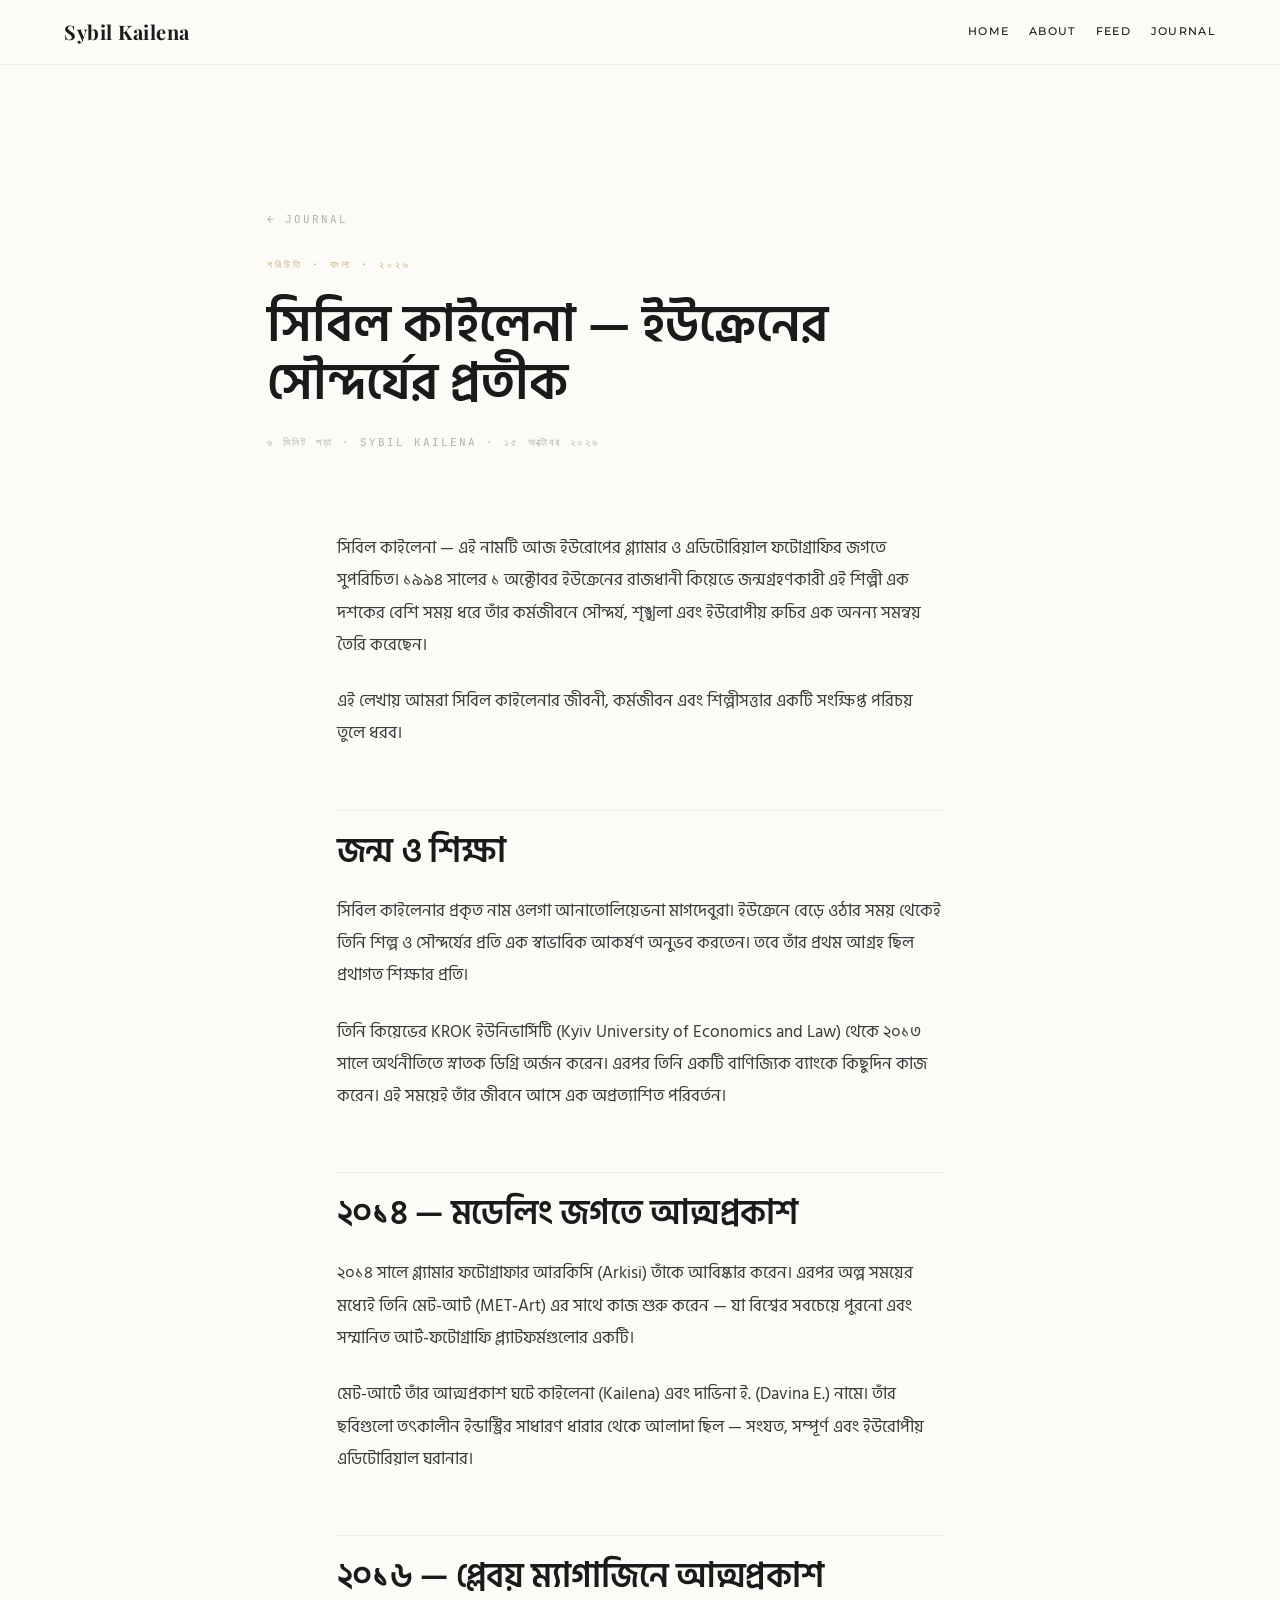
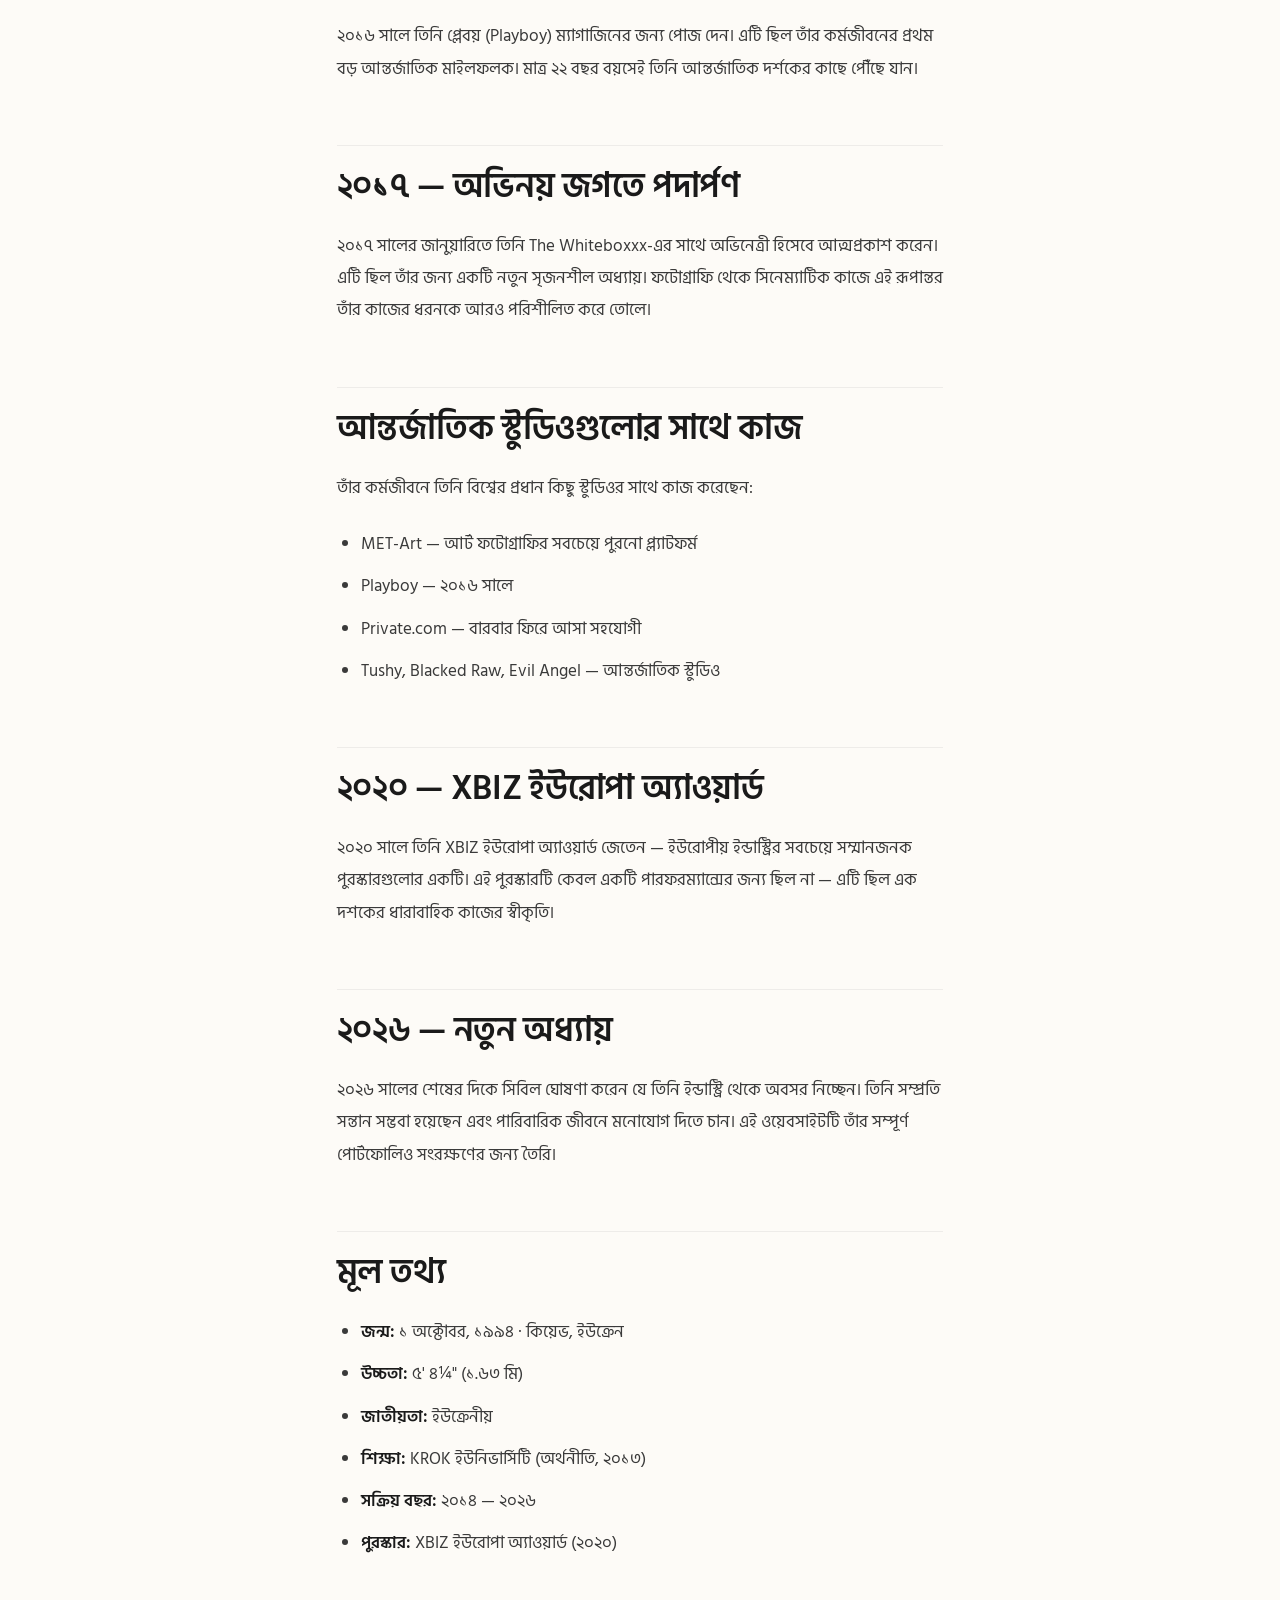
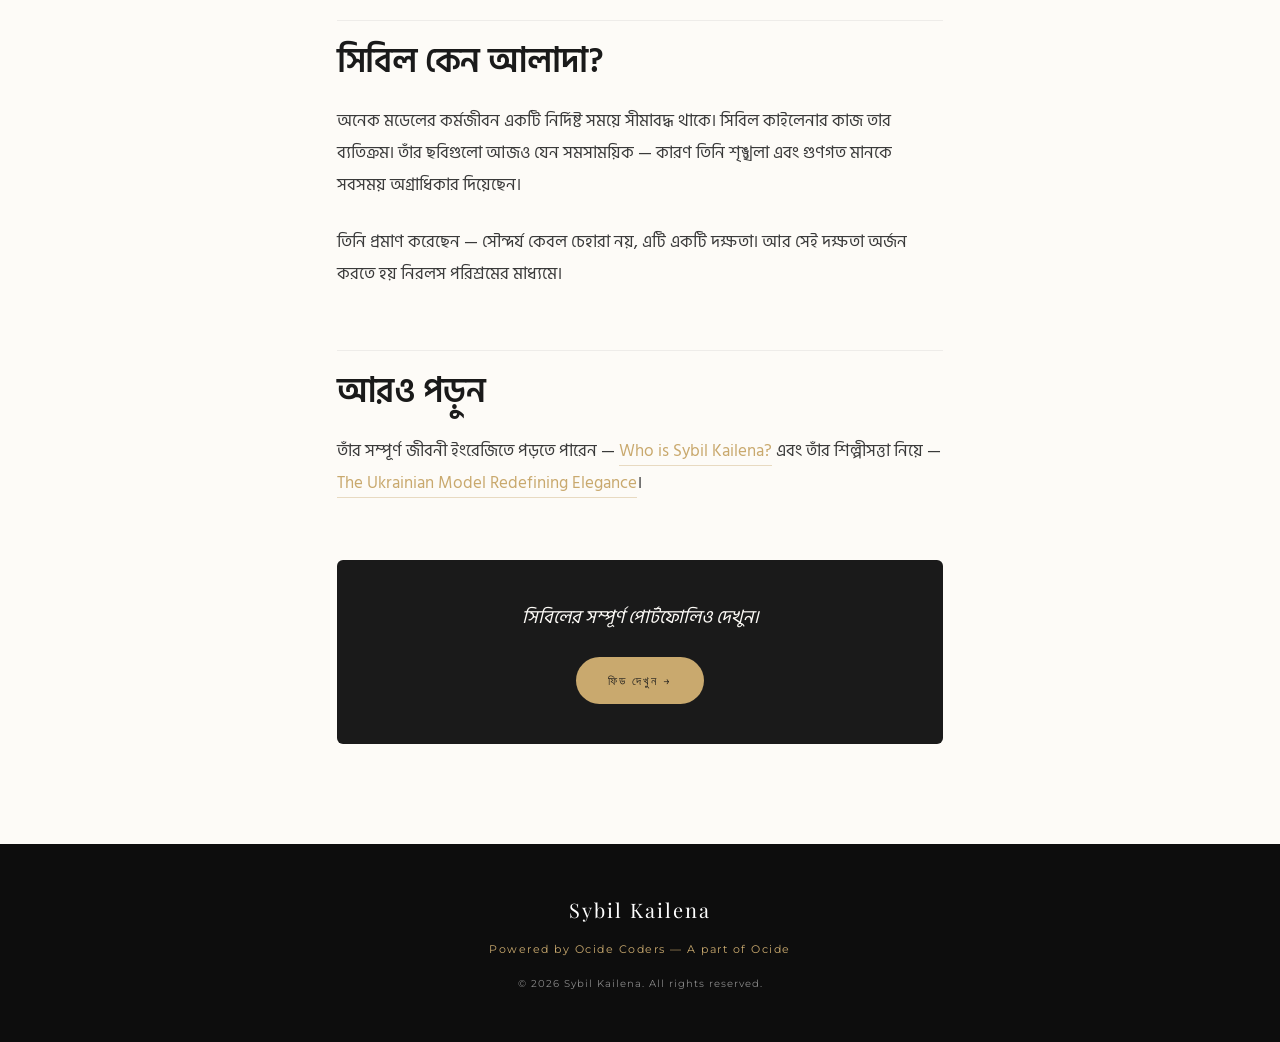
<file: blog/sybil-kailena-bangla.html>
<!DOCTYPE html>
<html lang="bn">
<head>
    <meta charset="UTF-8">
    <meta name="viewport" content="width=device-width, initial-scale=1.0">
    <title>সিবিল কাইলেনা — ইউক্রেনের সৌন্দর্যের প্রতীক | Sybil Kailena</title>
    <meta name="description" content="সিবিল কাইলেনা — ইউক্রেনের খ্যাতনামা গ্ল্যামার মডেল ও অভিনেত্রীর সম্পূর্ণ পরিচয় এবং কর্মজীবনের গল্প।">
    <meta name="keywords" content="সিবিল কাইলেনা, Sybil Kailena, ইউক্রেনীয় মডেল, Ukrainian model, glamour model, সিবিল কাইলেনা কে">
    <meta name="author" content="Sybil Kailena">
    <meta name="robots" content="index, follow">
    <meta name="theme-color" content="#C9A96E">
    <link rel="canonical" href="https://sybil-kailena.onrender.com/blog/sybil-kailena-bangla.html">
    <link rel="icon" type="image/png" href="/favicon-96x96.png" sizes="96x96">
    <link rel="icon" type="image/svg+xml" href="/favicon.svg">
    <link rel="shortcut icon" href="/favicon.ico">
    <link rel="apple-touch-icon" sizes="180x180" href="/apple-touch-icon.png">
    <link rel="manifest" href="/site.webmanifest">

    <meta property="og:type" content="article">
    <meta property="og:title" content="সিবিল কাইলেনা — ইউক্রেনের সৌন্দর্যের প্রতীক">
    <meta property="og:description" content="ইউক্রেনের খ্যাতনামা গ্ল্যামার মডেল ও অভিনেত্রীর সম্পূর্ণ পরিচয়।">
    <meta property="og:image" content="https://i.ibb.co.com/39S6K1Bf/411d8f774576650570d3b454061be286.jpg">

    <script type="application/ld+json">
    {
        "@context": "https://schema.org",
        "@type": "Article",
        "headline": "সিবিল কাইলেনা — ইউক্রেনের সৌন্দর্যের প্রতীক",
        "image": "https://i.ibb.co.com/39S6K1Bf/411d8f774576650570d3b454061be286.jpg",
        "datePublished": "2026-10-15",
        "author": {
            "@type": "Person",
            "name": "Sybil Kailena"
        },
        "inLanguage": "bn"
    }
    </script>

    <link rel="preconnect" href="https://fonts.googleapis.com">
    <link rel="preconnect" href="https://fonts.gstatic.com" crossorigin>
    <link rel="preload" as="style" href="https://fonts.googleapis.com/css2?family=Playfair+Display:ital,wght@0,400;0,700;1,400&family=Montserrat:wght@300;400;500&family=JetBrains+Mono:wght@400;700&family=Hind+Siliguri:wght@400;500;600&display=swap" onload="this.onload=null;this.rel='stylesheet'">
    <noscript><link rel="stylesheet" href="https://fonts.googleapis.com/css2?family=Playfair+Display:ital,wght@0,400;0,700;1,400&family=Montserrat:wght@300;400;500&family=JetBrains+Mono:wght@400;700&family=Hind+Siliguri:wght@400;500;600&display=swap"></noscript>
    <link rel="stylesheet" href="../style.css">
</head>
<body>

    <header class="main-header">
        <div class="logo">Sybil Kailena</div>
        <nav>
            <a href="../index.html">Home</a>
            <a href="../about.html">About</a>
            <a href="../feed.html">Feed</a>
            <a href="../blog.html">Journal</a>
        </nav>
    </header>

    <article>
        <header class="article-hero">
            <div class="wrap">
                <a href="../blog.html" class="article-back">← Journal</a>
                <span class="article-cat">পরিচিতি · বাংলা · ২০২৬</span>
                <h1>সিবিল কাইলেনা — ইউক্রেনের সৌন্দর্যের প্রতীক</h1>
                <p class="article-meta">৬ মিনিট পড়া · Sybil Kailena · ১৫ অক্টোবর ২০২৬</p>
            </div>
        </header>

        <div class="article-body">
            <div class="wrap">

                <p>সিবিল কাইলেনা — এই নামটি আজ ইউরোপের গ্ল্যামার ও এডিটোরিয়াল ফটোগ্রাফির জগতে সুপরিচিত। ১৯৯৪ সালের ১ অক্টোবর ইউক্রেনের রাজধানী কিয়েভে জন্মগ্রহণকারী এই শিল্পী এক দশকের বেশি সময় ধরে তাঁর কর্মজীবনে সৌন্দর্য, শৃঙ্খলা এবং ইউরোপীয় রুচির এক অনন্য সমন্বয় তৈরি করেছেন।</p>

                <p>এই লেখায় আমরা সিবিল কাইলেনার জীবনী, কর্মজীবন এবং শিল্পীসত্তার একটি সংক্ষিপ্ত পরিচয় তুলে ধরব।</p>

                <h2>জন্ম ও শিক্ষা</h2>

                <p>সিবিল কাইলেনার প্রকৃত নাম ওলগা আনাতোলিয়েভনা মাগদেবুরা। ইউক্রেনে বেড়ে ওঠার সময় থেকেই তিনি শিল্প ও সৌন্দর্যের প্রতি এক স্বাভাবিক আকর্ষণ অনুভব করতেন। তবে তাঁর প্রথম আগ্রহ ছিল প্রথাগত শিক্ষার প্রতি।</p>

                <p>তিনি কিয়েভের KROK ইউনিভার্সিটি (Kyiv University of Economics and Law) থেকে ২০১৩ সালে অর্থনীতিতে স্নাতক ডিগ্রি অর্জন করেন। এরপর তিনি একটি বাণিজ্যিক ব্যাংকে কিছুদিন কাজ করেন। এই সময়েই তাঁর জীবনে আসে এক অপ্রত্যাশিত পরিবর্তন।</p>

                <h2>২০১৪ — মডেলিং জগতে আত্মপ্রকাশ</h2>

                <p>২০১৪ সালে গ্ল্যামার ফটোগ্রাফার আরকিসি (Arkisi) তাঁকে আবিষ্কার করেন। এরপর অল্প সময়ের মধ্যেই তিনি মেট-আর্ট (MET-Art) এর সাথে কাজ শুরু করেন — যা বিশ্বের সবচেয়ে পুরনো এবং সম্মানিত আর্ট-ফটোগ্রাফি প্ল্যাটফর্মগুলোর একটি।</p>

                <p>মেট-আর্টে তাঁর আত্মপ্রকাশ ঘটে কাইলেনা (Kailena) এবং দাভিনা ই. (Davina E.) নামে। তাঁর ছবিগুলো তৎকালীন ইন্ডাস্ট্রির সাধারণ ধারার থেকে আলাদা ছিল — সংযত, সম্পূর্ণ এবং ইউরোপীয় এডিটোরিয়াল ঘরানার।</p>

                <h2>২০১৬ — প্লেবয় ম্যাগাজিনে আত্মপ্রকাশ</h2>

                <p>২০১৬ সালে তিনি প্লেবয় (Playboy) ম্যাগাজিনের জন্য পোজ দেন। এটি ছিল তাঁর কর্মজীবনের প্রথম বড় আন্তর্জাতিক মাইলফলক। মাত্র ২২ বছর বয়সেই তিনি আন্তর্জাতিক দর্শকের কাছে পৌঁছে যান।</p>

                <h2>২০১৭ — অভিনয় জগতে পদার্পণ</h2>

                <p>২০১৭ সালের জানুয়ারিতে তিনি The Whiteboxxx-এর সাথে অভিনেত্রী হিসেবে আত্মপ্রকাশ করেন। এটি ছিল তাঁর জন্য একটি নতুন সৃজনশীল অধ্যায়। ফটোগ্রাফি থেকে সিনেম্যাটিক কাজে এই রূপান্তর তাঁর কাজের ধরনকে আরও পরিশীলিত করে তোলে।</p>

                <h2>আন্তর্জাতিক স্টুডিওগুলোর সাথে কাজ</h2>

                <p>তাঁর কর্মজীবনে তিনি বিশ্বের প্রধান কিছু স্টুডিওর সাথে কাজ করেছেন:</p>

                <ul>
                    <li>MET-Art — আর্ট ফটোগ্রাফির সবচেয়ে পুরনো প্ল্যাটফর্ম</li>
                    <li>Playboy — ২০১৬ সালে</li>
                    <li>Private.com — বারবার ফিরে আসা সহযোগী</li>
                    <li>Tushy, Blacked Raw, Evil Angel — আন্তর্জাতিক স্টুডিও</li>
                </ul>

                <h2>২০২০ — XBIZ ইউরোপা অ্যাওয়ার্ড</h2>

                <p>২০২০ সালে তিনি XBIZ ইউরোপা অ্যাওয়ার্ড জেতেন — ইউরোপীয় ইন্ডাস্ট্রির সবচেয়ে সম্মানজনক পুরস্কারগুলোর একটি। এই পুরস্কারটি কেবল একটি পারফরম্যান্সের জন্য ছিল না — এটি ছিল এক দশকের ধারাবাহিক কাজের স্বীকৃতি।</p>

                <h2>২০২৬ — নতুন অধ্যায়</h2>

                <p>২০২৬ সালের শেষের দিকে সিবিল ঘোষণা করেন যে তিনি ইন্ডাস্ট্রি থেকে অবসর নিচ্ছেন। তিনি সম্প্রতি সন্তান সম্ভবা হয়েছেন এবং পারিবারিক জীবনে মনোযোগ দিতে চান। এই ওয়েবসাইটটি তাঁর সম্পূর্ণ পোর্টফোলিও সংরক্ষণের জন্য তৈরি।</p>

                <h2>মূল তথ্য</h2>

                <ul>
                    <li><strong>জন্ম:</strong> ১ অক্টোবর, ১৯৯৪ · কিয়েভ, ইউক্রেন</li>
                    <li><strong>উচ্চতা:</strong> ৫' ৪¼" (১.৬৩ মি)</li>
                    <li><strong>জাতীয়তা:</strong> ইউক্রেনীয়</li>
                    <li><strong>শিক্ষা:</strong> KROK ইউনিভার্সিটি (অর্থনীতি, ২০১৩)</li>
                    <li><strong>সক্রিয় বছর:</strong> ২০১৪ — ২০২৬</li>
                    <li><strong>পুরস্কার:</strong> XBIZ ইউরোপা অ্যাওয়ার্ড (২০২০)</li>
                </ul>

                <h2>সিবিল কেন আলাদা?</h2>

                <p>অনেক মডেলের কর্মজীবন একটি নির্দিষ্ট সময়ে সীমাবদ্ধ থাকে। সিবিল কাইলেনার কাজ তার ব্যতিক্রম। তাঁর ছবিগুলো আজও যেন সমসাময়িক — কারণ তিনি শৃঙ্খলা এবং গুণগত মানকে সবসময় অগ্রাধিকার দিয়েছেন।</p>

                <p>তিনি প্রমাণ করেছেন — সৌন্দর্য কেবল চেহারা নয়, এটি একটি দক্ষতা। আর সেই দক্ষতা অর্জন করতে হয় নিরলস পরিশ্রমের মাধ্যমে।</p>

                <h2>আরও পড়ুন</h2>

                <p>তাঁর সম্পূর্ণ জীবনী ইংরেজিতে পড়তে পারেন — <a href="who-is-sybil-kailena.html">Who is Sybil Kailena?</a> এবং তাঁর শিল্পীসত্তা নিয়ে — <a href="sybil-kailena-ukrainian-model.html">The Ukrainian Model Redefining Elegance</a>।</p>

                <div class="article-cta">
                    <p>সিবিলের সম্পূর্ণ পোর্টফোলিও দেখুন।</p>
                    <a href="../feed.html">ফিড দেখুন →</a>
                </div>

            </div>
        </div>
    </article>

    <footer>
        <div class="footer-content">
            <p class="footer-logo">Sybil Kailena</p>
            <p class="footer-credit">Powered by Ocide Coders — A part of Ocide</p>
            <p class="footer-copy">&copy; 2026 Sybil Kailena. All rights reserved.</p>
        </div>
    </footer>

</body>
</html>
</file>
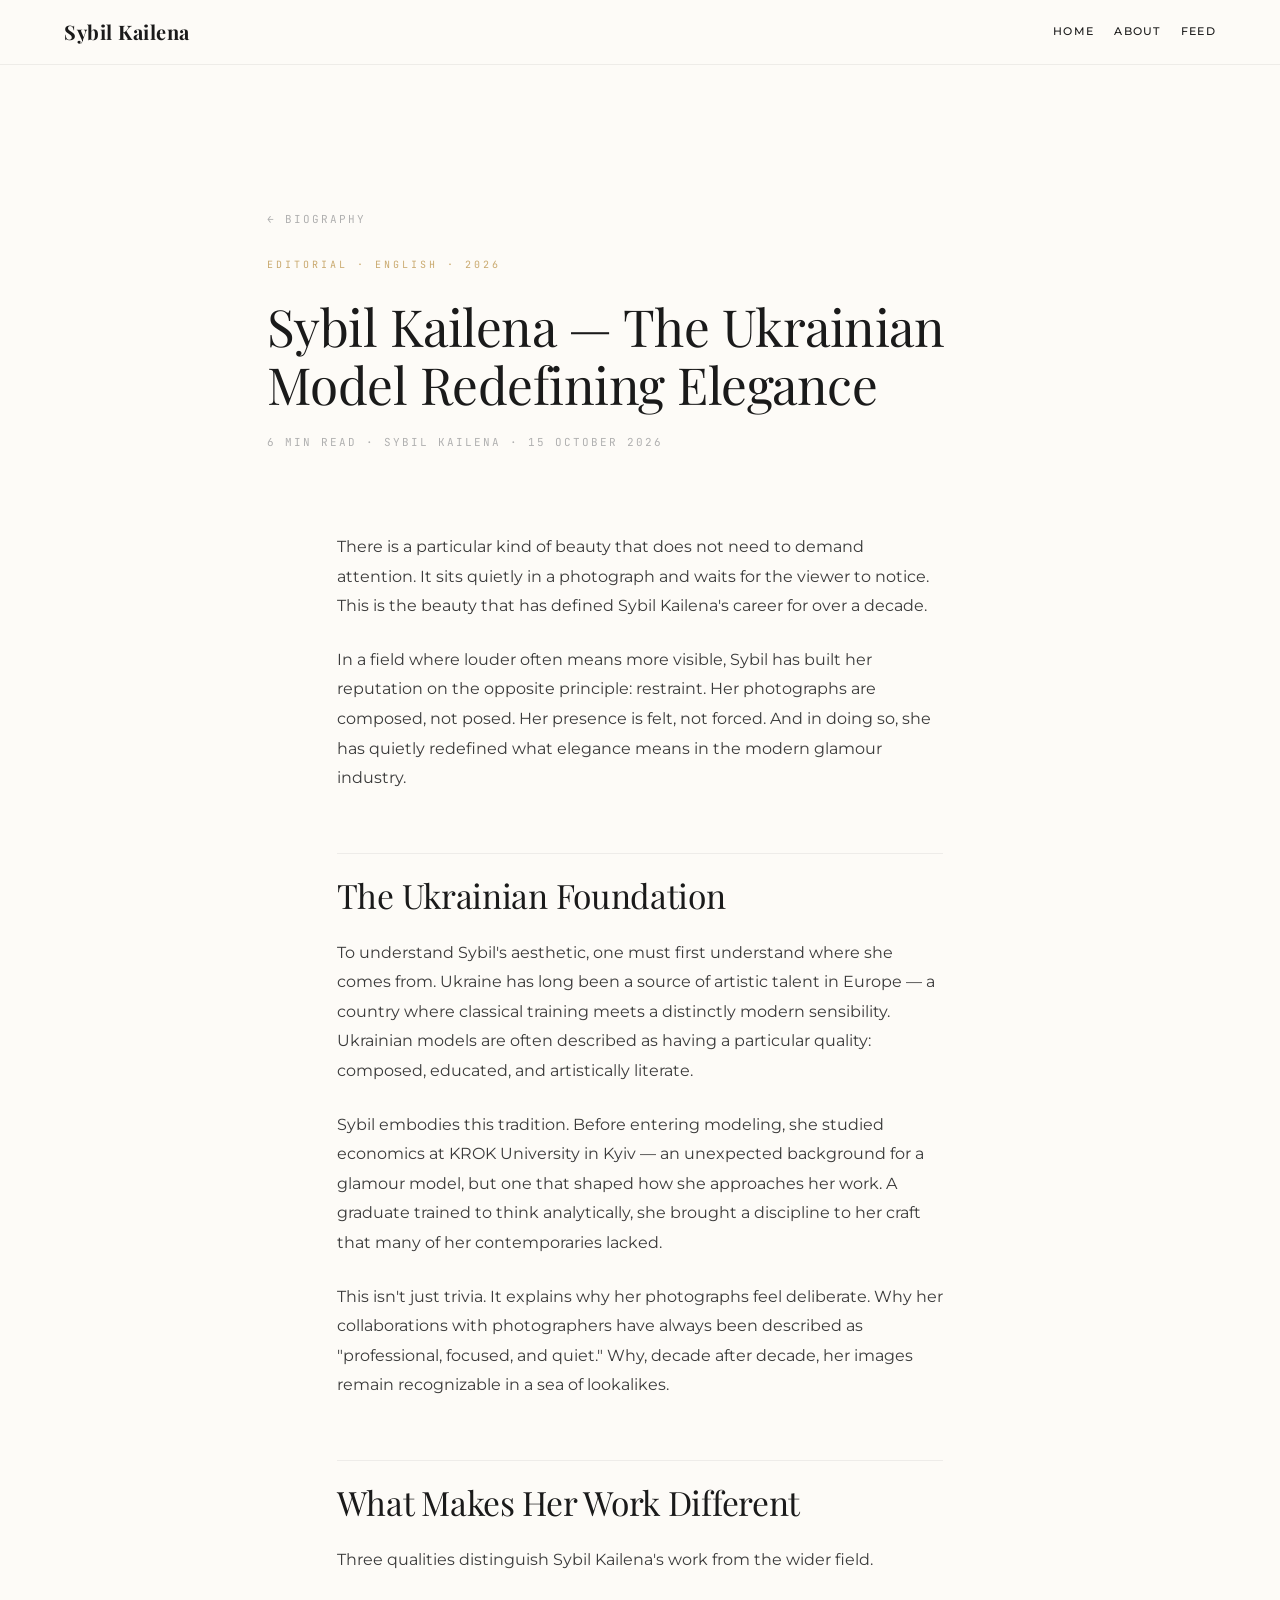
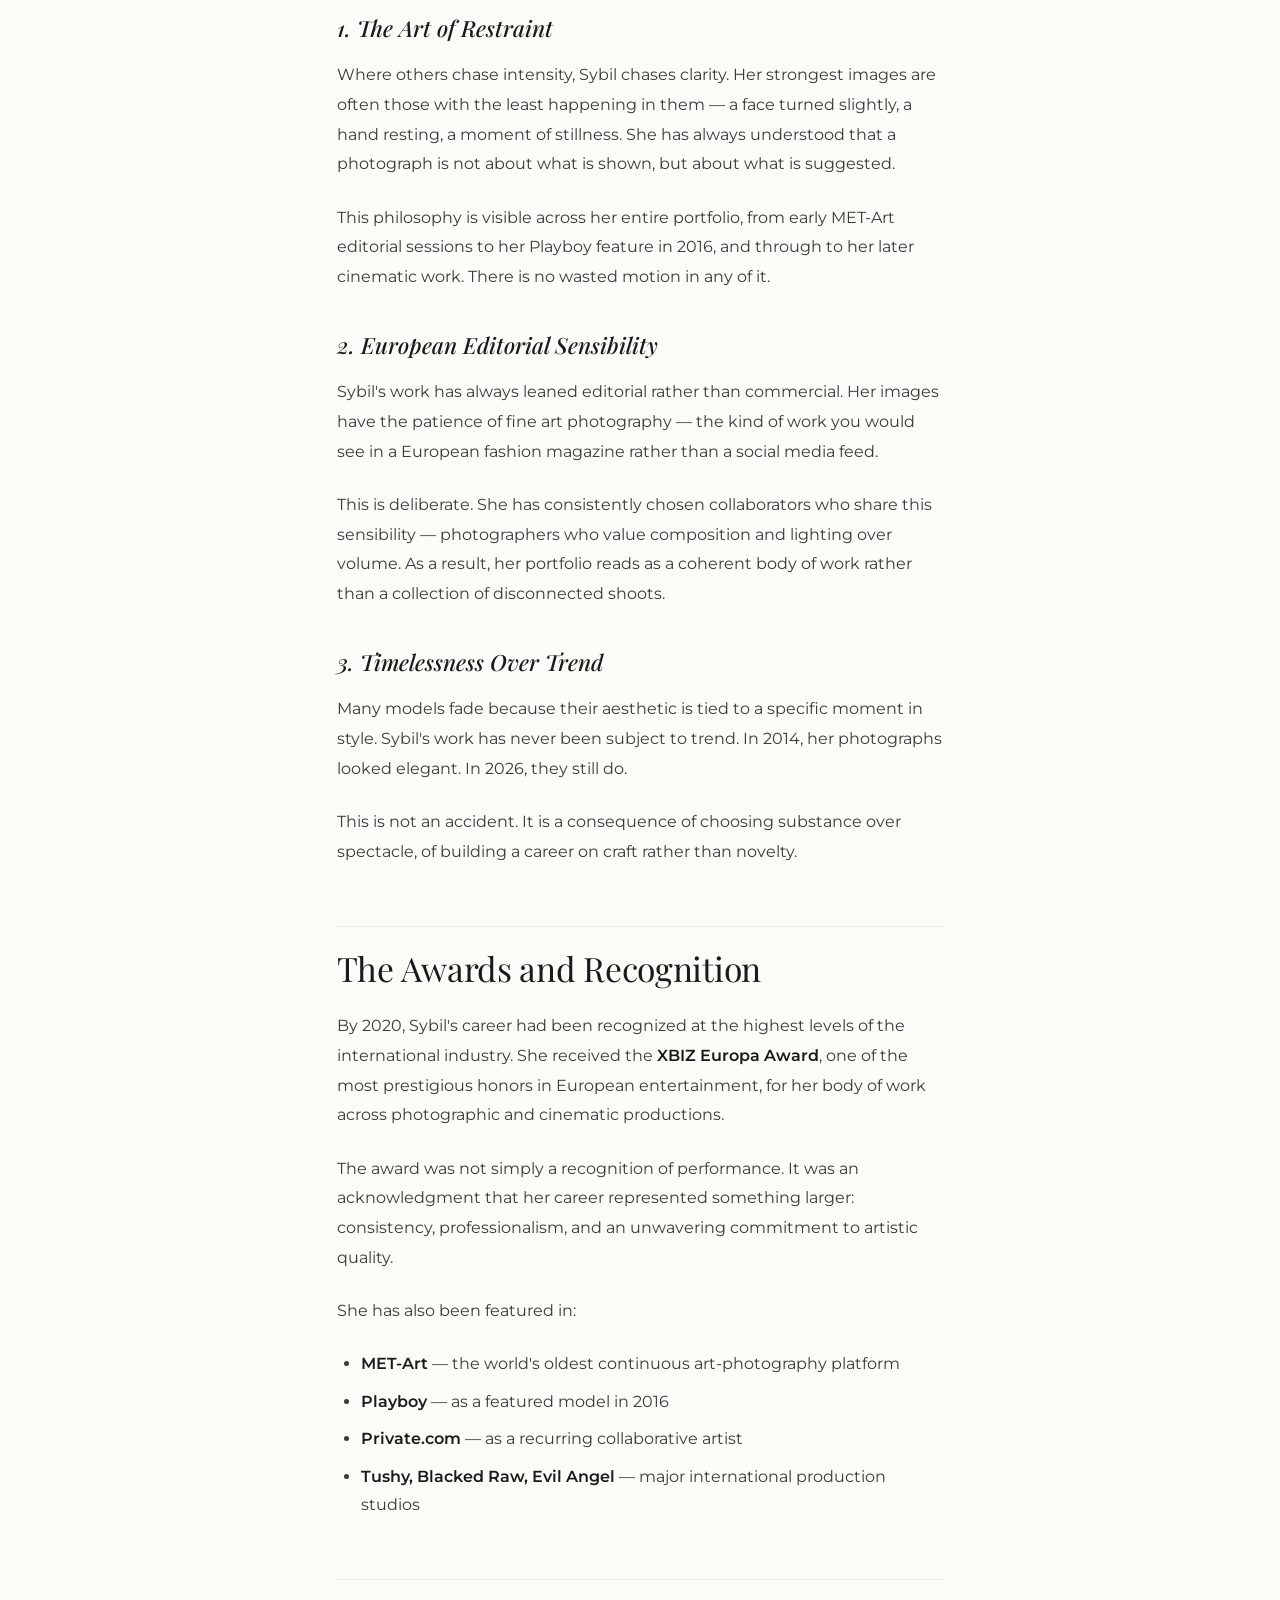
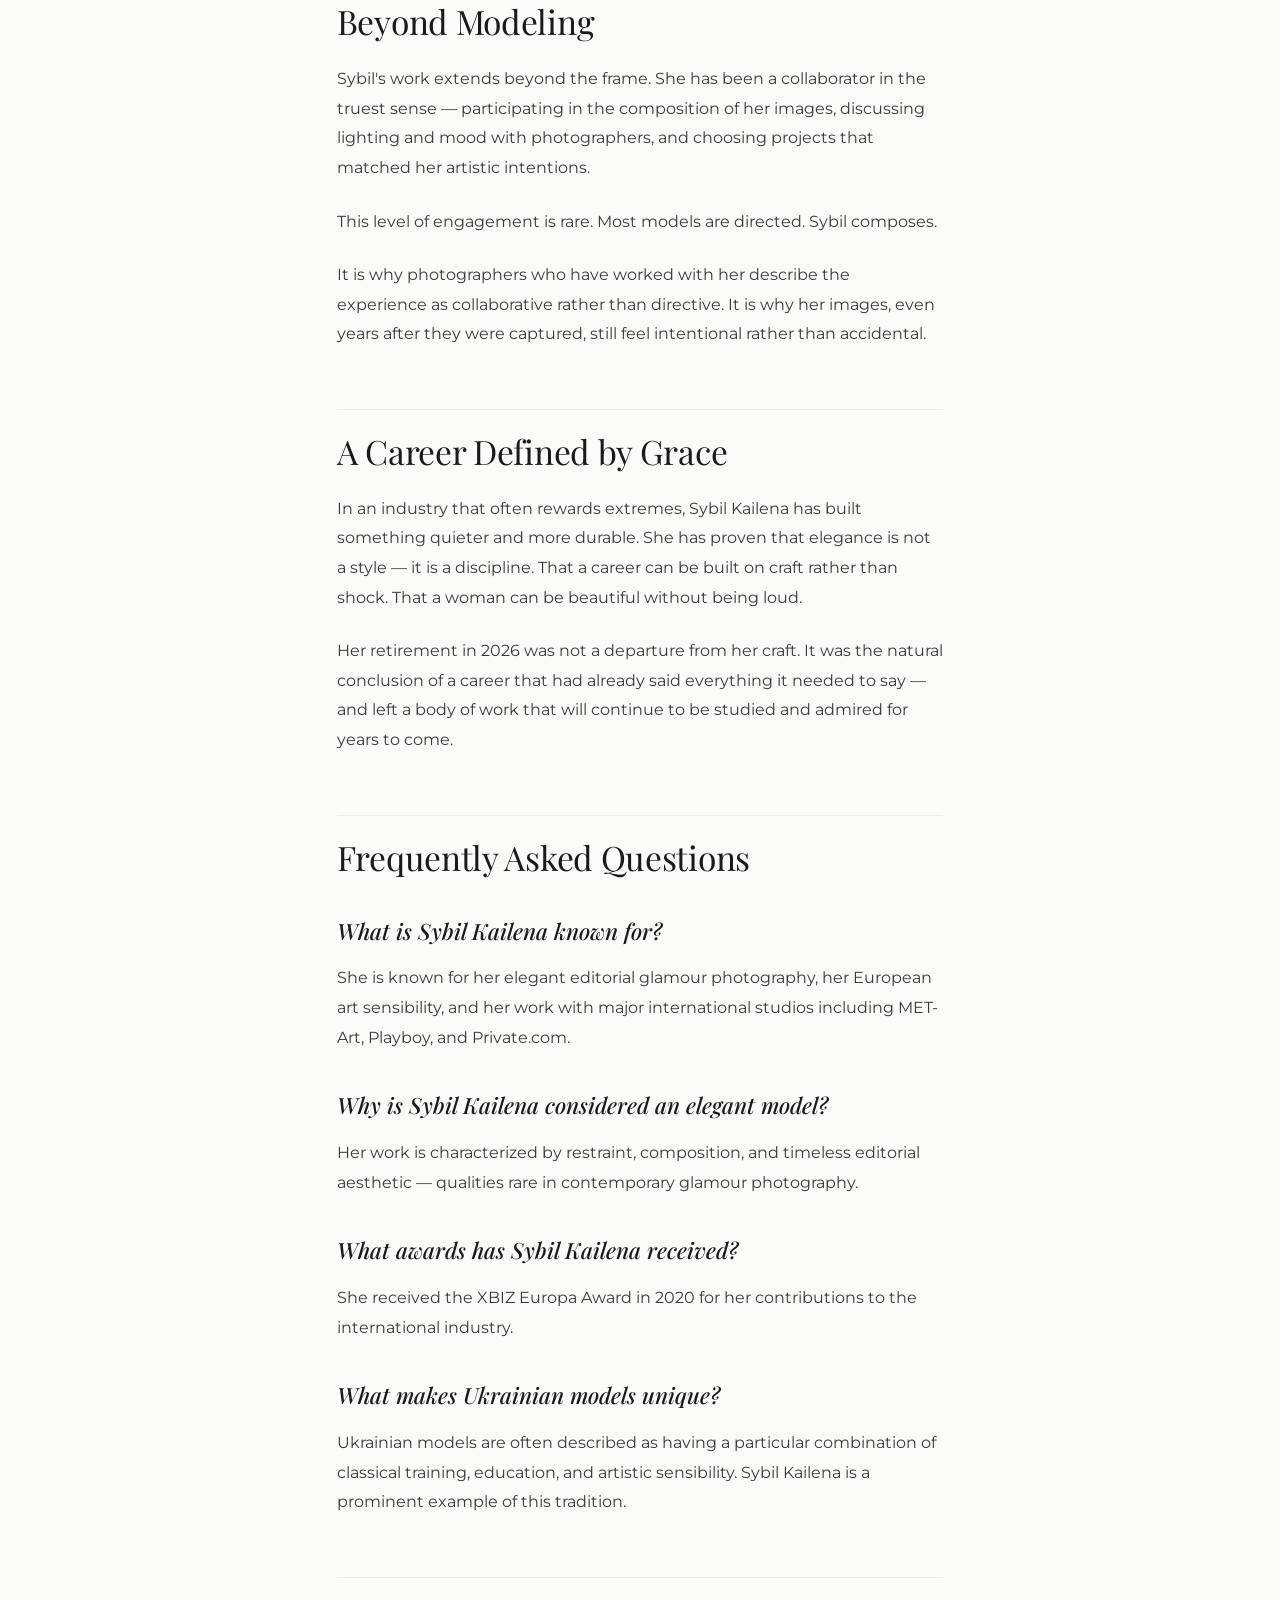
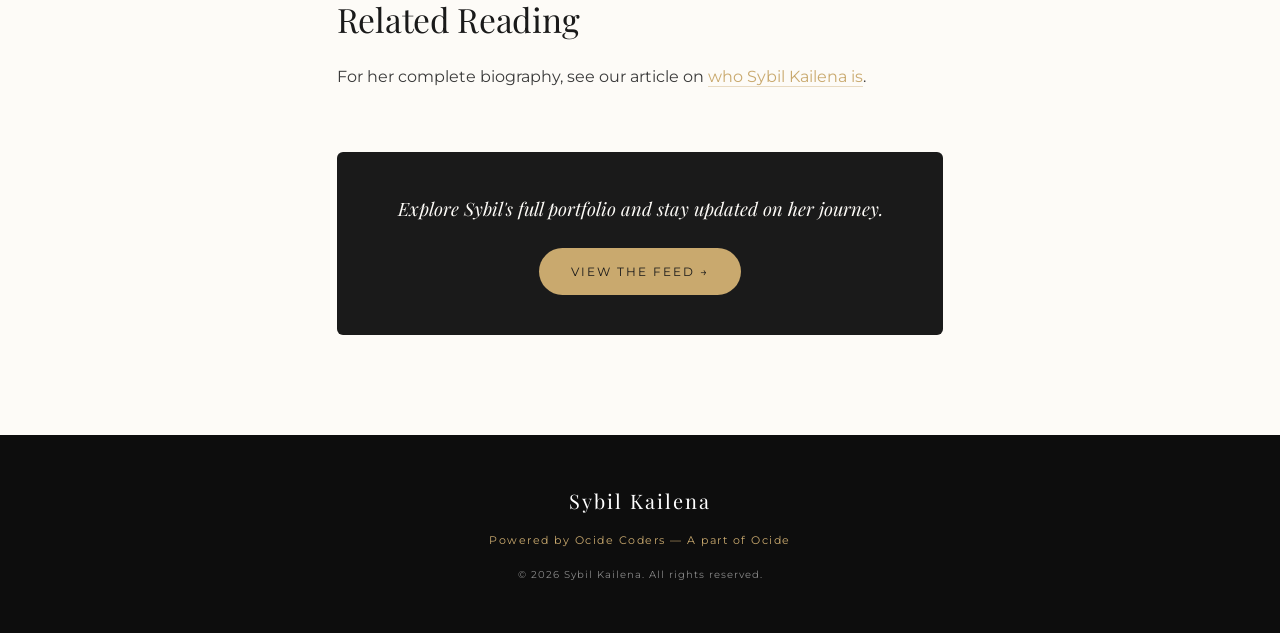
<file: blog/sybil-kailena-ukrainian-model.html>
<!DOCTYPE html>
<html lang="en">
<head>
    <meta charset="UTF-8">
    <meta name="viewport" content="width=device-width, initial-scale=1.0">
    <title>Sybil Kailena — The Ukrainian Model Redefining Elegance | Sybil Kailena</title>
    <meta name="description" content="How Sybil Kailena redefined the meaning of elegance in modern glamour photography — a study of artistry, restraint, and Ukrainian beauty.">
    <meta name="keywords" content="Sybil Kailena, Ukrainian model, elegant model, glamour model, Ukrainian beauty, editorial model, Sybil Kailena artist">
    <meta name="author" content="Sybil Kailena">
    <meta name="robots" content="index, follow">
    <meta name="theme-color" content="#C9A96E">
    <link rel="canonical" href="https://sybil-kailena.onrender.com/blog/sybil-kailena-ukrainian-model.html">
    <link rel="icon" type="image/png" href="/favicon-96x96.png" sizes="96x96">
    <link rel="icon" type="image/svg+xml" href="/favicon.svg">
    <link rel="shortcut icon" href="/favicon.ico">
    <link rel="apple-touch-icon" sizes="180x180" href="/apple-touch-icon.png">
    <link rel="manifest" href="/site.webmanifest">

    <meta property="og:type" content="article">
    <meta property="og:title" content="Sybil Kailena — The Ukrainian Model Redefining Elegance">
    <meta property="og:description" content="A study of artistry, restraint, and Ukrainian beauty — how Sybil Kailena redefined modern glamour.">
    <meta property="og:image" content="https://i.ibb.co.com/39S6K1Bf/411d8f774576650570d3b454061be286.jpg">
    <meta property="og:url" content="https://sybil-kailena.onrender.com/blog/sybil-kailena-ukrainian-model.html">

    <script type="application/ld+json">
    {
        "@context": "https://schema.org",
        "@type": "Article",
        "headline": "Sybil Kailena — The Ukrainian Model Redefining Elegance",
        "image": "https://i.ibb.co.com/39S6K1Bf/411d8f774576650570d3b454061be286.jpg",
        "datePublished": "2026-10-15",
        "dateModified": "2026-10-15",
        "author": {
            "@type": "Person",
            "name": "Sybil Kailena",
            "url": "https://sybil-kailena.onrender.com/"
        },
        "publisher": {
            "@type": "Organization",
            "name": "Sybil Kailena",
            "logo": {
                "@type": "ImageObject",
                "url": "https://sybil-kailena.onrender.com/favicon-96x96.png"
            }
        }
    }
    </script>

    <link rel="preconnect" href="https://fonts.googleapis.com">
    <link rel="preconnect" href="https://fonts.gstatic.com" crossorigin>
    <link rel="preload" as="style" href="https://fonts.googleapis.com/css2?family=Playfair+Display:ital,wght@0,400;0,700;1,400&family=Montserrat:wght@300;400;500&family=JetBrains+Mono:wght@400;700&display=swap" onload="this.onload=null;this.rel='stylesheet'">
    <noscript><link rel="stylesheet" href="https://fonts.googleapis.com/css2?family=Playfair+Display:ital,wght@0,400;0,700;1,400&family=Montserrat:wght@300;400;500&family=JetBrains+Mono:wght@400;700&display=swap"></noscript>
    <link rel="stylesheet" href="../style.css">
</head>
<body>

    <header class="main-header">
        <div class="logo">Sybil Kailena</div>
        <nav>
            <a href="../index.html">Home</a>
            <a href="../about.html">About</a>
            <a href="../feed.html">Feed</a>
        </nav>
    </header>

    <article>
        <header class="article-hero">
            <div class="wrap">
                <a href="who-is-sybil-kailena.html" class="article-back">← Biography</a>
                <span class="article-cat">Editorial · English · 2026</span>
                <h1>Sybil Kailena — The Ukrainian Model Redefining Elegance</h1>
                <p class="article-meta">6 min read · Sybil Kailena · 15 October 2026</p>
            </div>
        </header>

        <div class="article-body">
            <div class="wrap">

                <p>There is a particular kind of beauty that does not need to demand attention. It sits quietly in a photograph and waits for the viewer to notice. This is the beauty that has defined Sybil Kailena's career for over a decade.</p>

                <p>In a field where louder often means more visible, Sybil has built her reputation on the opposite principle: restraint. Her photographs are composed, not posed. Her presence is felt, not forced. And in doing so, she has quietly redefined what elegance means in the modern glamour industry.</p>

                <h2>The Ukrainian Foundation</h2>

                <p>To understand Sybil's aesthetic, one must first understand where she comes from. Ukraine has long been a source of artistic talent in Europe — a country where classical training meets a distinctly modern sensibility. Ukrainian models are often described as having a particular quality: composed, educated, and artistically literate.</p>

                <p>Sybil embodies this tradition. Before entering modeling, she studied economics at KROK University in Kyiv — an unexpected background for a glamour model, but one that shaped how she approaches her work. A graduate trained to think analytically, she brought a discipline to her craft that many of her contemporaries lacked.</p>

                <p>This isn't just trivia. It explains why her photographs feel deliberate. Why her collaborations with photographers have always been described as "professional, focused, and quiet." Why, decade after decade, her images remain recognizable in a sea of lookalikes.</p>

                <h2>What Makes Her Work Different</h2>

                <p>Three qualities distinguish Sybil Kailena's work from the wider field.</p>

                <h3>1. The Art of Restraint</h3>

                <p>Where others chase intensity, Sybil chases clarity. Her strongest images are often those with the least happening in them — a face turned slightly, a hand resting, a moment of stillness. She has always understood that a photograph is not about what is shown, but about what is suggested.</p>

                <p>This philosophy is visible across her entire portfolio, from early MET-Art editorial sessions to her Playboy feature in 2016, and through to her later cinematic work. There is no wasted motion in any of it.</p>

                <h3>2. European Editorial Sensibility</h3>

                <p>Sybil's work has always leaned editorial rather than commercial. Her images have the patience of fine art photography — the kind of work you would see in a European fashion magazine rather than a social media feed.</p>

                <p>This is deliberate. She has consistently chosen collaborators who share this sensibility — photographers who value composition and lighting over volume. As a result, her portfolio reads as a coherent body of work rather than a collection of disconnected shoots.</p>

                <h3>3. Timelessness Over Trend</h3>

                <p>Many models fade because their aesthetic is tied to a specific moment in style. Sybil's work has never been subject to trend. In 2014, her photographs looked elegant. In 2026, they still do.</p>

                <p>This is not an accident. It is a consequence of choosing substance over spectacle, of building a career on craft rather than novelty.</p>

                <h2>The Awards and Recognition</h2>

                <p>By 2020, Sybil's career had been recognized at the highest levels of the international industry. She received the <strong>XBIZ Europa Award</strong>, one of the most prestigious honors in European entertainment, for her body of work across photographic and cinematic productions.</p>

                <p>The award was not simply a recognition of performance. It was an acknowledgment that her career represented something larger: consistency, professionalism, and an unwavering commitment to artistic quality.</p>

                <p>She has also been featured in:</p>

                <ul>
                    <li><strong>MET-Art</strong> — the world's oldest continuous art-photography platform</li>
                    <li><strong>Playboy</strong> — as a featured model in 2016</li>
                    <li><strong>Private.com</strong> — as a recurring collaborative artist</li>
                    <li><strong>Tushy, Blacked Raw, Evil Angel</strong> — major international production studios</li>
                </ul>

                <h2>Beyond Modeling</h2>

                <p>Sybil's work extends beyond the frame. She has been a collaborator in the truest sense — participating in the composition of her images, discussing lighting and mood with photographers, and choosing projects that matched her artistic intentions.</p>

                <p>This level of engagement is rare. Most models are directed. Sybil composes.</p>

                <p>It is why photographers who have worked with her describe the experience as collaborative rather than directive. It is why her images, even years after they were captured, still feel intentional rather than accidental.</p>

                <h2>A Career Defined by Grace</h2>

                <p>In an industry that often rewards extremes, Sybil Kailena has built something quieter and more durable. She has proven that elegance is not a style — it is a discipline. That a career can be built on craft rather than shock. That a woman can be beautiful without being loud.</p>

                <p>Her retirement in 2026 was not a departure from her craft. It was the natural conclusion of a career that had already said everything it needed to say — and left a body of work that will continue to be studied and admired for years to come.</p>

                <h2>Frequently Asked Questions</h2>

                <h3>What is Sybil Kailena known for?</h3>
                <p>She is known for her elegant editorial glamour photography, her European art sensibility, and her work with major international studios including MET-Art, Playboy, and Private.com.</p>

                <h3>Why is Sybil Kailena considered an elegant model?</h3>
                <p>Her work is characterized by restraint, composition, and timeless editorial aesthetic — qualities rare in contemporary glamour photography.</p>

                <h3>What awards has Sybil Kailena received?</h3>
                <p>She received the XBIZ Europa Award in 2020 for her contributions to the international industry.</p>

                <h3>What makes Ukrainian models unique?</h3>
                <p>Ukrainian models are often described as having a particular combination of classical training, education, and artistic sensibility. Sybil Kailena is a prominent example of this tradition.</p>

                <h2>Related Reading</h2>

                <p>For her complete biography, see our article on <a href="who-is-sybil-kailena.html">who Sybil Kailena is</a>.</p>

                <div class="article-cta">
                    <p>Explore Sybil's full portfolio and stay updated on her journey.</p>
                    <a href="../feed.html">View the Feed →</a>
                </div>

            </div>
        </div>
    </article>

    <footer>
        <div class="footer-content">
            <p class="footer-logo">Sybil Kailena</p>
            <p class="footer-credit">Powered by Ocide Coders — A part of Ocide</p>
            <p class="footer-copy">&copy; 2026 Sybil Kailena. All rights reserved.</p>
        </div>
    </footer>

</body>
</html>
</file>
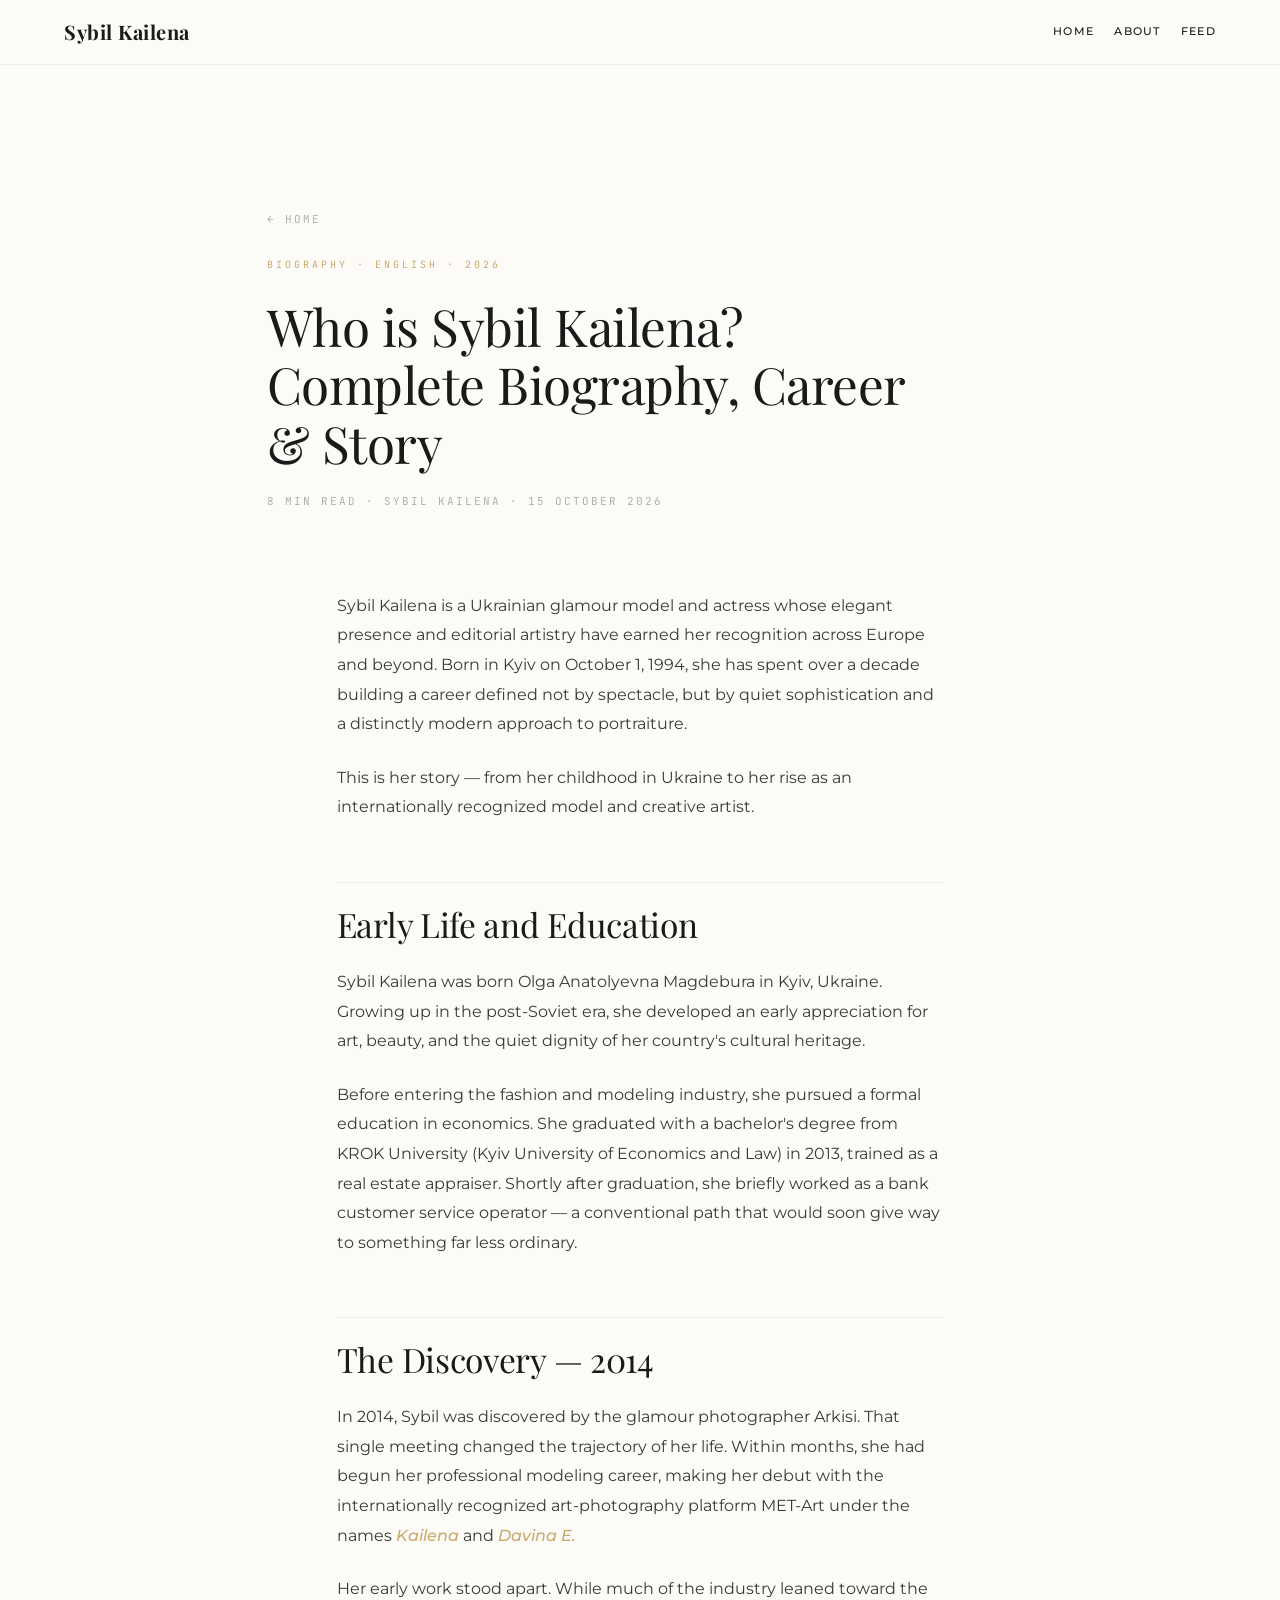
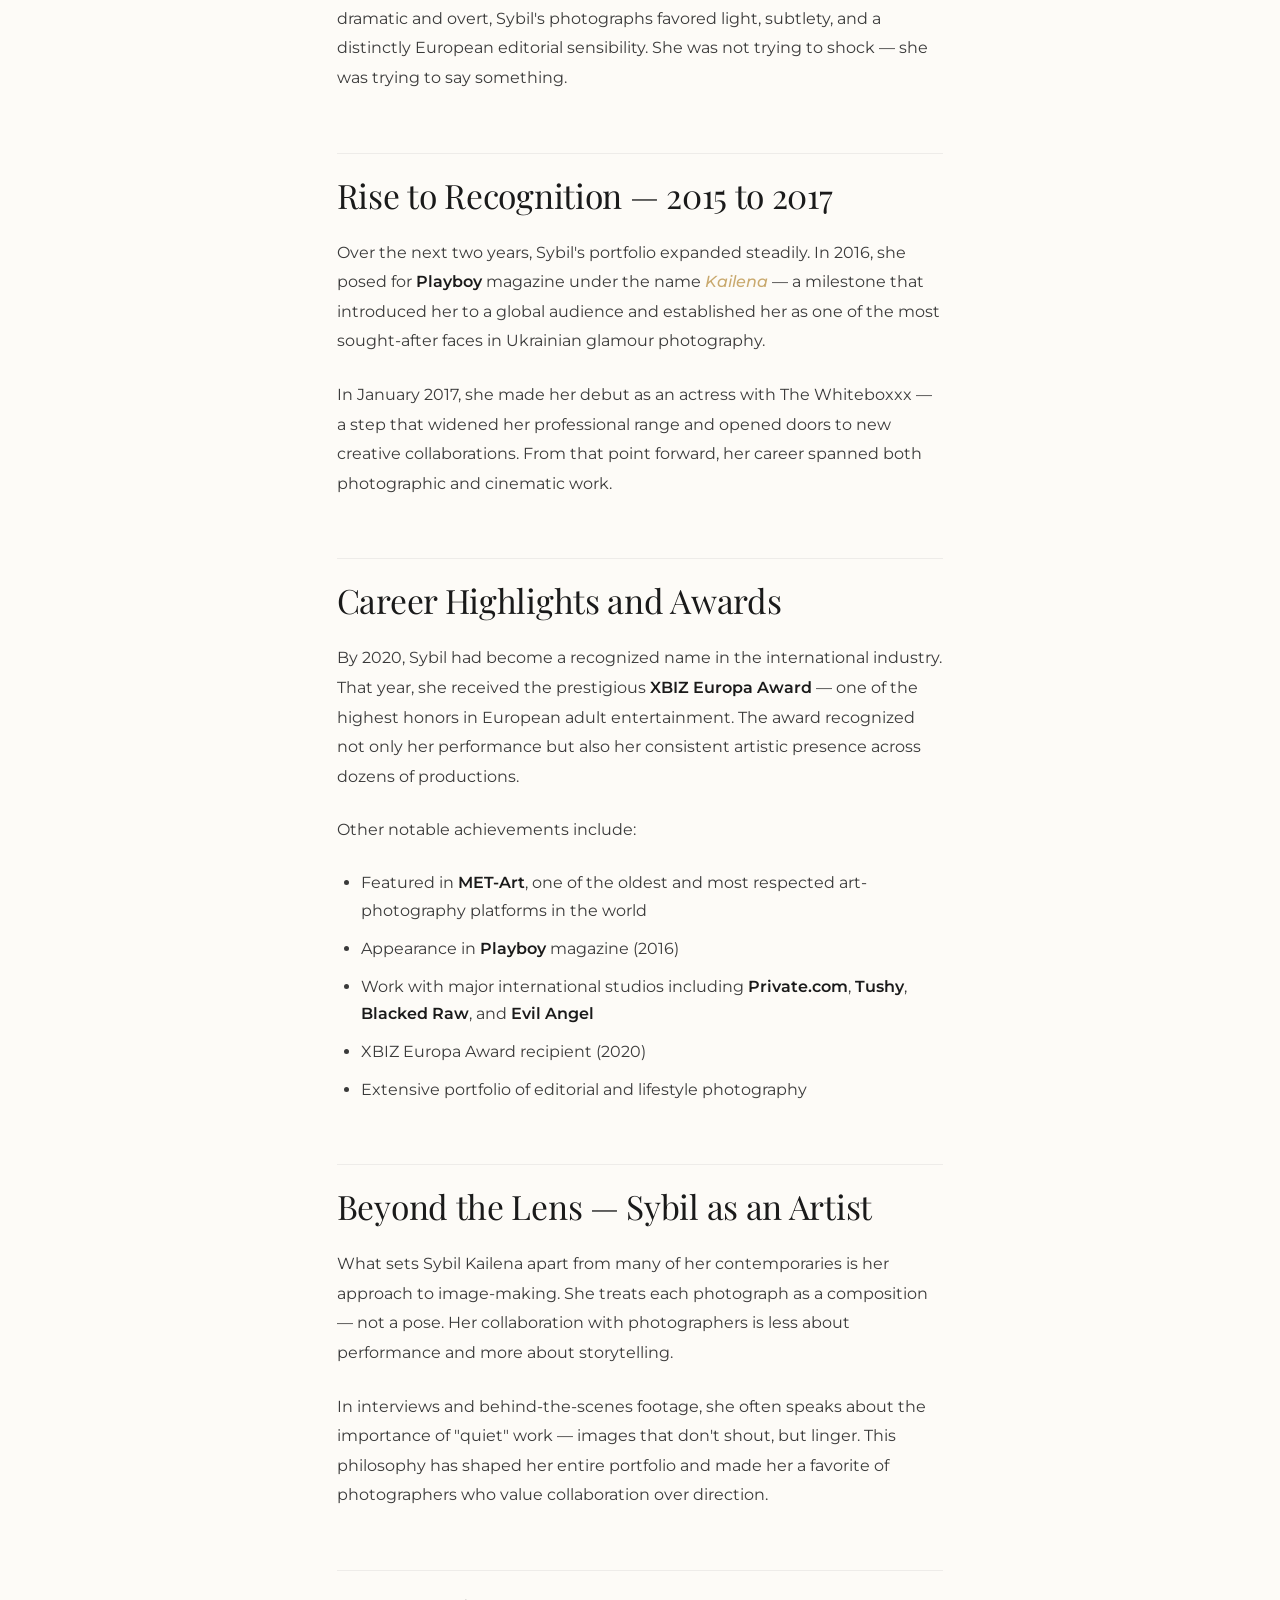
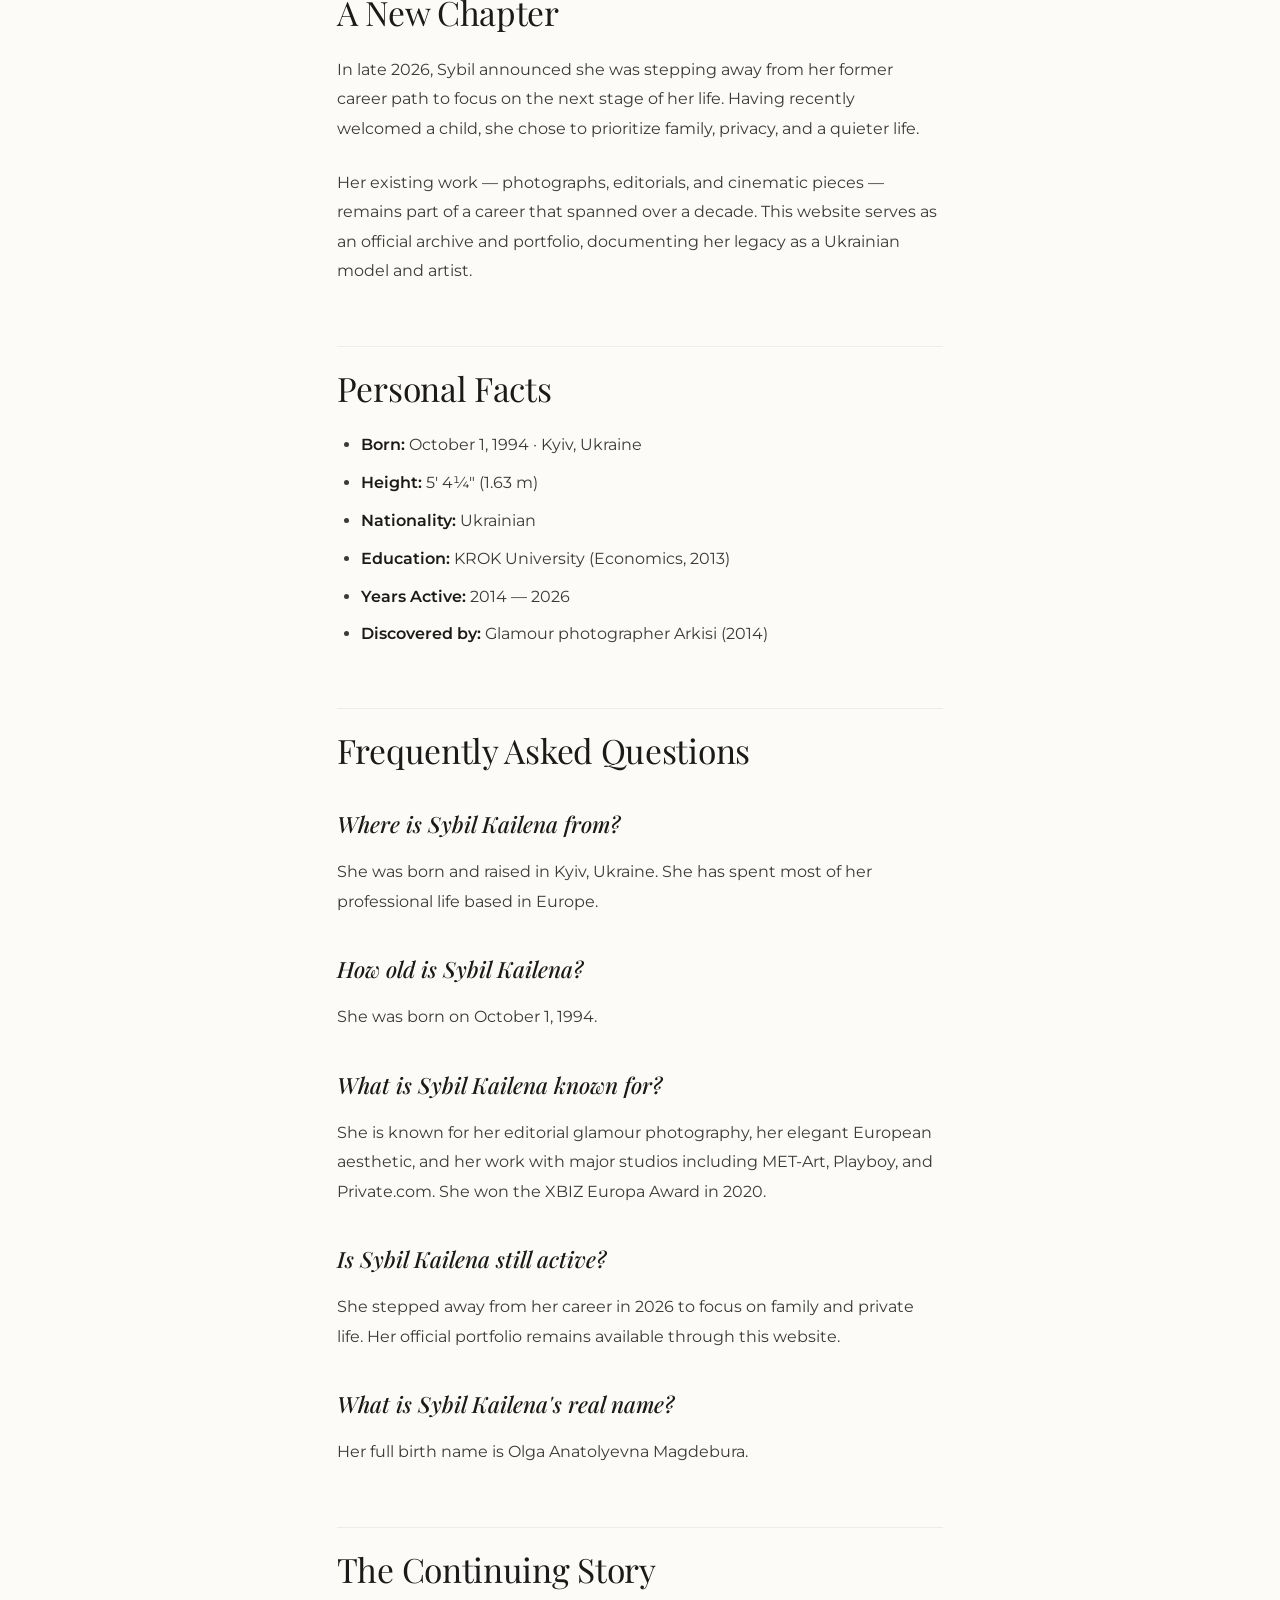
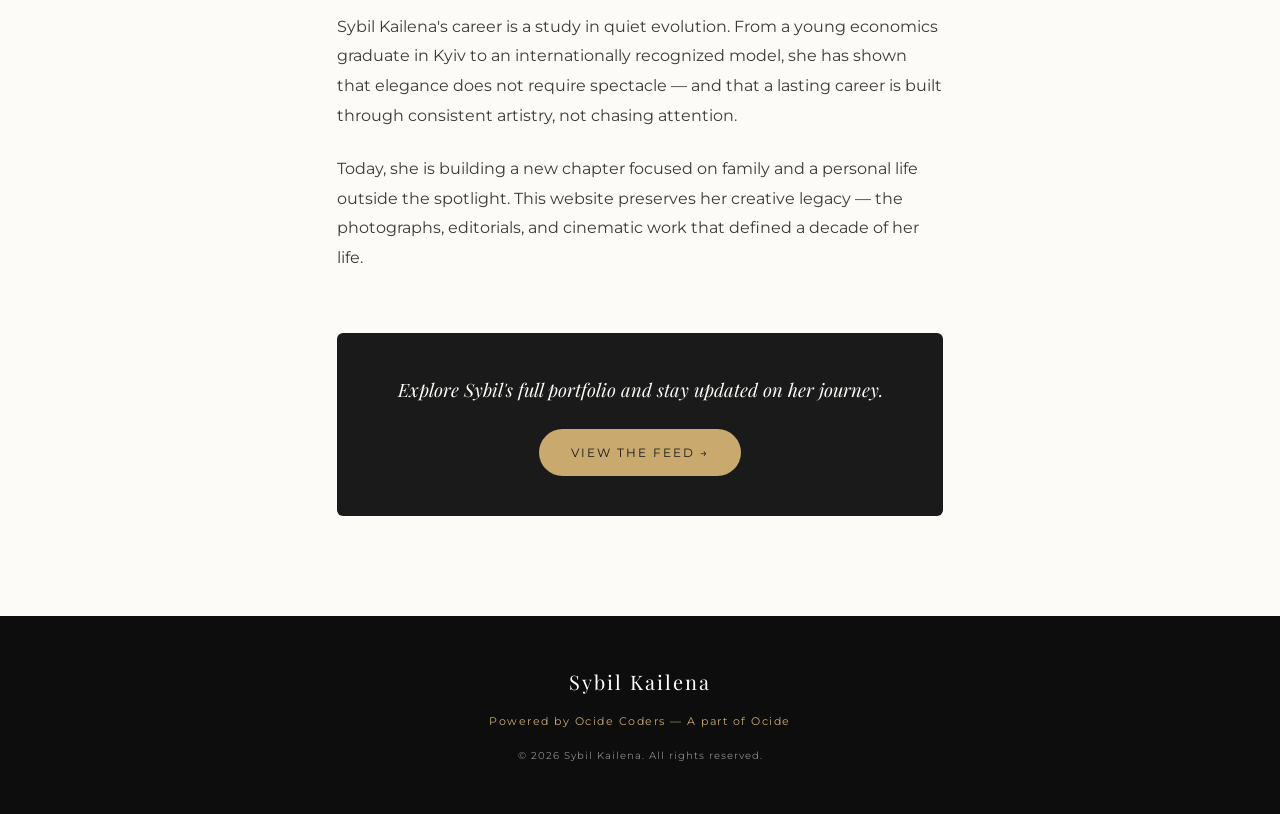
<file: blog/who-is-sybil-kailena.html>
<!DOCTYPE html>
<html lang="en">
<head>
    <meta charset="UTF-8">
    <meta name="viewport" content="width=device-width, initial-scale=1.0">
    <title>Who is Sybil Kailena? Complete Biography, Career & Story | Sybil Kailena</title>
    <meta name="description" content="Who is Sybil Kailena? A complete biography of the Ukrainian glamour model and actress — from her childhood in Kyiv to becoming an internationally recognized artist.">
    <meta name="keywords" content="Sybil Kailena, who is Sybil Kailena, Sybil Kailena biography, Sybil Kailena age, Sybil Kailena model, Sybil Kailena actress, Ukrainian model Sybil Kailena">
    <meta name="author" content="Sybil Kailena">
    <meta name="robots" content="index, follow">
    <meta name="theme-color" content="#C9A96E">
    <link rel="canonical" href="https://sybil-kailena.onrender.com/blog/who-is-sybil-kailena.html">
    <link rel="icon" type="image/png" href="/favicon-96x96.png" sizes="96x96">
    <link rel="icon" type="image/svg+xml" href="/favicon.svg">
    <link rel="shortcut icon" href="/favicon.ico">
    <link rel="apple-touch-icon" sizes="180x180" href="/apple-touch-icon.png">
    <link rel="manifest" href="/site.webmanifest">

    <meta property="og:type" content="article">
    <meta property="og:title" content="Who is Sybil Kailena? Complete Biography, Career & Story">
    <meta property="og:description" content="From Kyiv to the world stage — the complete biography of Ukrainian glamour model and actress Sybil Kailena.">
    <meta property="og:image" content="https://i.ibb.co.com/39S6K1Bf/411d8f774576650570d3b454061be286.jpg">
    <meta property="og:url" content="https://sybil-kailena.onrender.com/blog/who-is-sybil-kailena.html">

    <script type="application/ld+json">
    {
        "@context": "https://schema.org",
        "@type": "Article",
        "headline": "Who is Sybil Kailena? Complete Biography, Career & Story",
        "image": "https://i.ibb.co.com/39S6K1Bf/411d8f774576650570d3b454061be286.jpg",
        "datePublished": "2026-10-15",
        "dateModified": "2026-10-15",
        "author": {
            "@type": "Person",
            "name": "Sybil Kailena",
            "url": "https://sybil-kailena.onrender.com/"
        },
        "publisher": {
            "@type": "Organization",
            "name": "Sybil Kailena",
            "logo": {
                "@type": "ImageObject",
                "url": "https://sybil-kailena.onrender.com/favicon-96x96.png"
            }
        }
    }
    </script>

    <link rel="preconnect" href="https://fonts.googleapis.com">
    <link rel="preconnect" href="https://fonts.gstatic.com" crossorigin>
    <link rel="preload" as="style" href="https://fonts.googleapis.com/css2?family=Playfair+Display:ital,wght@0,400;0,700;1,400&family=Montserrat:wght@300;400;500&family=JetBrains+Mono:wght@400;700&display=swap" onload="this.onload=null;this.rel='stylesheet'">
    <noscript><link rel="stylesheet" href="https://fonts.googleapis.com/css2?family=Playfair+Display:ital,wght@0,400;0,700;1,400&family=Montserrat:wght@300;400;500&family=JetBrains+Mono:wght@400;700&display=swap"></noscript>
    <link rel="stylesheet" href="../style.css">
</head>
<body>

    <header class="main-header">
        <div class="logo">Sybil Kailena</div>
        <nav>
            <a href="../index.html">Home</a>
            <a href="../about.html">About</a>
            <a href="../feed.html">Feed</a>
        </nav>
    </header>

    <article>
        <header class="article-hero">
            <div class="wrap">
                <a href="../index.html" class="article-back">← Home</a>
                <span class="article-cat">Biography · English · 2026</span>
                <h1>Who is Sybil Kailena? Complete Biography, Career & Story</h1>
                <p class="article-meta">8 min read · Sybil Kailena · 15 October 2026</p>
            </div>
        </header>

        <div class="article-body">
            <div class="wrap">

                <p>Sybil Kailena is a Ukrainian glamour model and actress whose elegant presence and editorial artistry have earned her recognition across Europe and beyond. Born in Kyiv on October 1, 1994, she has spent over a decade building a career defined not by spectacle, but by quiet sophistication and a distinctly modern approach to portraiture.</p>

                <p>This is her story — from her childhood in Ukraine to her rise as an internationally recognized model and creative artist.</p>

                <h2>Early Life and Education</h2>

                <p>Sybil Kailena was born Olga Anatolyevna Magdebura in Kyiv, Ukraine. Growing up in the post-Soviet era, she developed an early appreciation for art, beauty, and the quiet dignity of her country's cultural heritage.</p>

                <p>Before entering the fashion and modeling industry, she pursued a formal education in economics. She graduated with a bachelor's degree from KROK University (Kyiv University of Economics and Law) in 2013, trained as a real estate appraiser. Shortly after graduation, she briefly worked as a bank customer service operator — a conventional path that would soon give way to something far less ordinary.</p>

                <h2>The Discovery — 2014</h2>

                <p>In 2014, Sybil was discovered by the glamour photographer Arkisi. That single meeting changed the trajectory of her life. Within months, she had begun her professional modeling career, making her debut with the internationally recognized art-photography platform MET-Art under the names <em>Kailena</em> and <em>Davina E.</em></p>

                <p>Her early work stood apart. While much of the industry leaned toward the dramatic and overt, Sybil's photographs favored light, subtlety, and a distinctly European editorial sensibility. She was not trying to shock — she was trying to say something.</p>

                <h2>Rise to Recognition — 2015 to 2017</h2>

                <p>Over the next two years, Sybil's portfolio expanded steadily. In 2016, she posed for <strong>Playboy</strong> magazine under the name <em>Kailena</em> — a milestone that introduced her to a global audience and established her as one of the most sought-after faces in Ukrainian glamour photography.</p>

                <p>In January 2017, she made her debut as an actress with The Whiteboxxx — a step that widened her professional range and opened doors to new creative collaborations. From that point forward, her career spanned both photographic and cinematic work.</p>

                <h2>Career Highlights and Awards</h2>

                <p>By 2020, Sybil had become a recognized name in the international industry. That year, she received the prestigious <strong>XBIZ Europa Award</strong> — one of the highest honors in European adult entertainment. The award recognized not only her performance but also her consistent artistic presence across dozens of productions.</p>

                <p>Other notable achievements include:</p>

                <ul>
                    <li>Featured in <strong>MET-Art</strong>, one of the oldest and most respected art-photography platforms in the world</li>
                    <li>Appearance in <strong>Playboy</strong> magazine (2016)</li>
                    <li>Work with major international studios including <strong>Private.com</strong>, <strong>Tushy</strong>, <strong>Blacked Raw</strong>, and <strong>Evil Angel</strong></li>
                    <li>XBIZ Europa Award recipient (2020)</li>
                    <li>Extensive portfolio of editorial and lifestyle photography</li>
                </ul>

                <h2>Beyond the Lens — Sybil as an Artist</h2>

                <p>What sets Sybil Kailena apart from many of her contemporaries is her approach to image-making. She treats each photograph as a composition — not a pose. Her collaboration with photographers is less about performance and more about storytelling.</p>

                <p>In interviews and behind-the-scenes footage, she often speaks about the importance of "quiet" work — images that don't shout, but linger. This philosophy has shaped her entire portfolio and made her a favorite of photographers who value collaboration over direction.</p>

                <h2>A New Chapter</h2>

                <p>In late 2026, Sybil announced she was stepping away from her former career path to focus on the next stage of her life. Having recently welcomed a child, she chose to prioritize family, privacy, and a quieter life.</p>

                <p>Her existing work — photographs, editorials, and cinematic pieces — remains part of a career that spanned over a decade. This website serves as an official archive and portfolio, documenting her legacy as a Ukrainian model and artist.</p>

                <h2>Personal Facts</h2>

                <ul>
                    <li><strong>Born:</strong> October 1, 1994 · Kyiv, Ukraine</li>
                    <li><strong>Height:</strong> 5' 4¼" (1.63 m)</li>
                    <li><strong>Nationality:</strong> Ukrainian</li>
                    <li><strong>Education:</strong> KROK University (Economics, 2013)</li>
                    <li><strong>Years Active:</strong> 2014 — 2026</li>
                    <li><strong>Discovered by:</strong> Glamour photographer Arkisi (2014)</li>
                </ul>

                <h2>Frequently Asked Questions</h2>

                <h3>Where is Sybil Kailena from?</h3>
                <p>She was born and raised in Kyiv, Ukraine. She has spent most of her professional life based in Europe.</p>

                <h3>How old is Sybil Kailena?</h3>
                <p>She was born on October 1, 1994.</p>

                <h3>What is Sybil Kailena known for?</h3>
                <p>She is known for her editorial glamour photography, her elegant European aesthetic, and her work with major studios including MET-Art, Playboy, and Private.com. She won the XBIZ Europa Award in 2020.</p>

                <h3>Is Sybil Kailena still active?</h3>
                <p>She stepped away from her career in 2026 to focus on family and private life. Her official portfolio remains available through this website.</p>

                <h3>What is Sybil Kailena's real name?</h3>
                <p>Her full birth name is Olga Anatolyevna Magdebura.</p>

                <h2>The Continuing Story</h2>

                <p>Sybil Kailena's career is a study in quiet evolution. From a young economics graduate in Kyiv to an internationally recognized model, she has shown that elegance does not require spectacle — and that a lasting career is built through consistent artistry, not chasing attention.</p>

                <p>Today, she is building a new chapter focused on family and a personal life outside the spotlight. This website preserves her creative legacy — the photographs, editorials, and cinematic work that defined a decade of her life.</p>

                <div class="article-cta">
                    <p>Explore Sybil's full portfolio and stay updated on her journey.</p>
                    <a href="../feed.html">View the Feed →</a>
                </div>

            </div>
        </div>
    </article>

    <footer>
        <div class="footer-content">
            <p class="footer-logo">Sybil Kailena</p>
            <p class="footer-credit">Powered by Ocide Coders — A part of Ocide</p>
            <p class="footer-copy">&copy; 2026 Sybil Kailena. All rights reserved.</p>
        </div>
    </footer>

</body>
</html>
</file>
<file: style.css>
/* ===================================================================
   SYBIL KAILENA — MASTER STYLESHEET
   Built by Ocide Coders | Clean, no overrides
   =================================================================== */

/* ===== RESET ===== */
* {
    margin: 0;
    padding: 0;
    box-sizing: border-box;
}
html, body {
    overflow-x: hidden;
    width: 100%;
    max-width: 100%;
}

:root {
    --cream: #FDFBF7;
    --charcoal: #1A1A1A;
    --gold: #C9A96E;
    --soft-gray: #888;
    --white: #FFFFFF;
    --dark-bg: #0A0A0A;
    --card-bg: #141414;
    --card-border: #1F1F1F;
    --muted: #B0B0B0;
}

body {
    font-family: 'Montserrat', sans-serif;
    background: var(--cream);
    color: var(--charcoal);
    line-height: 1.6;
}

img { max-width: 100%; height: auto; display: block; }
a { text-decoration: none; }

/* ===================================================================
   HEADER / NAVBAR
   =================================================================== */
.main-header {
    display: flex;
    justify-content: space-between;
    align-items: center;
    flex-wrap: nowrap;
    padding: 16px 5%;
    background: rgba(253, 251, 247, 0.96);
    backdrop-filter: blur(10px);
    position: sticky;
    top: 0;
    z-index: 1000;
    border-bottom: 1px solid rgba(0,0,0,0.06);
}
.main-header .logo {
    font-family: 'Playfair Display', serif;
    font-size: 20px;
    font-weight: 700;
    letter-spacing: 0.5px;
    color: var(--charcoal);
    white-space: nowrap;
    flex-shrink: 0;
}
.main-header nav {
    display: flex;
    align-items: center;
    gap: 20px;
    flex-wrap: nowrap;
}
.main-header nav a {
    color: var(--charcoal);
    font-size: 11px;
    font-weight: 500;
    letter-spacing: 1.3px;
    text-transform: uppercase;
    white-space: nowrap;
    transition: color 0.3s ease;
}
.main-header nav a:hover { color: var(--gold); }
.main-header nav a.nav-bold {
    color: var(--gold);
    font-weight: 700;
}

/* Dark header (OnlySybilians) */
.dark-header {
    background: rgba(10, 10, 10, 0.95);
    border-bottom: 1px solid #1F1F1F;
}
.dark-header .logo { color: var(--white); }
.dark-header nav a { color: #ccc; }
.dark-header nav a:hover { color: var(--gold); }

/* Mobile navbar */
@media (max-width: 600px) {
    .main-header { padding: 12px 4%; gap: 10px; }
    .main-header .logo { font-size: 16px; }
    .main-header nav { gap: 12px; }
    .main-header nav a { font-size: 9px; letter-spacing: 0.8px; }
}
@media (max-width: 420px) {
    .main-header .logo { font-size: 14px; }
    .main-header nav { gap: 8px; }
    .main-header nav a { font-size: 8px; letter-spacing: 0.3px; }
}

/* ===================================================================
   BUTTONS
   =================================================================== */
.btn-primary {
    display: inline-block;
    padding: 14px 42px;
    border: 1px solid var(--white);
    color: var(--white);
    font-size: 11px;
    letter-spacing: 3px;
    text-transform: uppercase;
    transition: all 0.4s ease;
    background: transparent;
    font-family: 'Montserrat', sans-serif;
    cursor: pointer;
}
.btn-primary:hover {
    background: var(--white);
    color: var(--charcoal);
}
.btn-dark {
    display: inline-block;
    padding: 14px 42px;
    border: 1px solid var(--gold);
    color: var(--gold);
    font-size: 11px;
    letter-spacing: 3px;
    text-transform: uppercase;
    transition: all 0.4s ease;
}
.btn-dark:hover {
    background: var(--gold);
    color: var(--charcoal);
}
.btn-gold {
    display: inline-block;
    padding: 14px 30px;
    background: var(--gold);
    border: 1px solid var(--gold);
    color: var(--dark-bg);
    font-size: 11px;
    letter-spacing: 2px;
    text-transform: uppercase;
    font-weight: 500;
    cursor: pointer;
    font-family: 'Montserrat', sans-serif;
    transition: all 0.3s ease;
}
.btn-gold:hover {
    background: transparent;
    color: var(--gold);
}
.btn-outline {
    display: inline-block;
    padding: 14px 30px;
    border: 1px solid #333;
    color: #888;
    font-size: 11px;
    letter-spacing: 2px;
    text-transform: uppercase;
    transition: all 0.3s ease;
}
.btn-outline:hover {
    border-color: #666;
    color: #ccc;
}
.btn-gold-outline {
    display: inline-block;
    padding: 16px 44px;
    border: 1px solid var(--gold);
    color: var(--gold);
    font-size: 11px;
    letter-spacing: 3px;
    text-transform: uppercase;
    transition: all 0.4s ease;
    background: transparent;
}
.btn-gold-outline:hover {
    background: var(--gold);
    color: var(--dark-bg);
}

/* ===================================================================
   SECTION TITLE + DIVIDER (shared)
   =================================================================== */
.section-title {
    text-align: center;
    margin-bottom: 60px;
}
.section-title h2 {
    font-family: 'Playfair Display', serif;
    font-size: clamp(1.6rem, 3.5vw, 2.4rem);
    font-weight: 400;
    letter-spacing: 1.5px;
    margin-bottom: 18px;
    color: var(--charcoal);
}
.dark-title h2 { color: #E5E5E5; }
.divider {
    width: 60px;
    height: 1px;
    background: var(--gold);
    margin: 0 auto;
}
.section-sub {
    font-family: 'Playfair Display', serif;
    font-style: italic;
    font-size: 13px;
    color: #777;
    letter-spacing: 1px;
    margin-top: 18px;
}

/* ===================================================================
   HOME — HERO SLIDESHOW
   =================================================================== */
.hero-slideshow {
    position: relative;
    width: 100%;
    height: 100vh;
    min-height: 600px;
    overflow: hidden;
    background: var(--dark-bg);
    display: block;
}
.slideshow-container {
    position: absolute;
    inset: 0;
    z-index: 1;
}
.slideshow-slide {
    position: absolute;
    inset: 0;
    background-size: cover;
    background-position: center;
    background-repeat: no-repeat;
    opacity: 0;
    transform: scale(1.08);
    transition: opacity 2s ease-in-out, transform 8s ease-out;
}
.slideshow-slide.active {
    opacity: 1;
    transform: scale(1.15);
}
.hero-slideshow-overlay {
    position: absolute;
    inset: 0;
    z-index: 2;
    background:
        radial-gradient(circle at 50% 50%, rgba(10,10,10,0.15) 0%, rgba(10,10,10,0.55) 70%),
        linear-gradient(180deg, rgba(10,10,10,0.4) 0%, rgba(10,10,10,0.3) 40%, rgba(10,10,10,0.8) 100%);
    pointer-events: none;
}
.hero-slideshow-content {
    position: relative;
    z-index: 3;
    color: var(--white);
    max-width: 800px;
    padding: 0 25px;
    height: 100%;
    margin: 0 auto;
    display: flex;
    flex-direction: column;
    justify-content: center;
    align-items: center;
    text-align: center;
    animation: fadeInUp 1.4s ease;
}
.hero-eyebrow {
    font-size: 11px;
    letter-spacing: 6px;
    text-transform: uppercase;
    color: var(--gold);
    margin-bottom: 22px;
}
.hero-slideshow-content h1 {
    font-family: 'Playfair Display', serif;
    font-size: clamp(2.4rem, 6vw, 4.5rem);
    font-weight: 400;
    letter-spacing: 3px;
    line-height: 1.05;
    margin-bottom: 22px;
    text-shadow: 0 4px 40px rgba(0,0,0,0.7);
}
.hero-subtitle {
    font-size: 11px;
    letter-spacing: 5px;
    text-transform: uppercase;
    color: #E5E5E5;
    margin-bottom: 28px;
}
.hero-divider {
    width: 70px;
    height: 1px;
    background: linear-gradient(90deg, transparent, var(--gold), transparent);
    margin: 0 auto 35px;
}

/* ===================================================================
   HOME — SIGNATURE INTRO
   =================================================================== */
.intro-section {
    display: grid;
    grid-template-columns: 1fr 1.1fr;
    align-items: center;
    gap: 60px;
    max-width: 1200px;
    margin: 0 auto;
    padding: 110px 6%;
    background: var(--cream);
}
.intro-image-wrap { position: relative; }
.intro-image-wrap::before {
    content: '';
    position: absolute;
    top: 18px;
    left: 18px;
    right: -18px;
    bottom: -18px;
    border: 1px solid var(--gold);
    z-index: 0;
    pointer-events: none;
}
.intro-image-wrap img {
    position: relative;
    width: 100%;
    display: block;
    border-radius: 4px;
    box-shadow: 0 30px 60px rgba(0,0,0,0.12);
    z-index: 1;
}
.intro-text-wrap { max-width: 520px; }
.intro-eyebrow {
    font-size: 11px;
    letter-spacing: 5px;
    text-transform: uppercase;
    color: var(--gold);
    margin-bottom: 20px;
}
.intro-text-wrap h2 {
    font-family: 'Playfair Display', serif;
    font-size: clamp(1.7rem, 3.5vw, 2.4rem);
    font-weight: 400;
    line-height: 1.2;
    color: var(--charcoal);
    margin-bottom: 22px;
}
.intro-divider {
    width: 60px;
    height: 1px;
    background: var(--gold);
    margin-bottom: 28px;
}
.intro-text {
    font-size: 15px;
    line-height: 1.9;
    color: #555;
    margin-bottom: 26px;
}
.intro-signature {
    font-family: 'Playfair Display', serif;
    font-style: italic;
    font-size: 1.15rem;
    color: var(--gold);
    letter-spacing: 1px;
}

@media (max-width: 900px) {
    .intro-section {
        grid-template-columns: 1fr;
        gap: 50px;
        padding: 80px 6%;
    }
    .intro-text-wrap { max-width: 100%; text-align: center; }
    .intro-divider { margin: 0 auto 28px; }
    .intro-image-wrap::before {
        top: 12px; left: 12px; right: -12px; bottom: -12px;
    }
}

/* ===================================================================
   HOME — FEATURED (Masonry, full images)
   =================================================================== */
.featured-section {
    padding: 100px 6%;
    background: var(--cream);
}
.featured-grid {
    column-count: 3;
    column-gap: 18px;
    max-width: 1300px;
    margin: 0 auto;
}
.featured-grid img {
    width: 100%;
    height: auto;
    margin-bottom: 18px;
    border-radius: 4px;
    display: block;
    cursor: pointer;
    break-inside: avoid;
    transition: transform 0.5s ease, box-shadow 0.5s ease, filter 0.5s ease;
    filter: brightness(0.97);
}
.featured-grid img:hover {
    transform: scale(1.02);
    box-shadow: 0 20px 45px rgba(0,0,0,0.18);
    filter: brightness(1.05);
}
@media (max-width: 1100px) {
    .featured-grid { column-count: 3; column-gap: 12px; }
    .featured-grid img { margin-bottom: 12px; }
}
@media (max-width: 700px) {
    .featured-grid {
        column-count: 2;
        column-gap: 10px;
    }
    .featured-grid img { margin-bottom: 10px; border-radius: 3px; }
}
@media (max-width: 500px) {
    .featured-section { padding: 60px 4%; }
}

/* ===================================================================
   HOME — FEEL SYBIL CTA
   =================================================================== */
.feel-sybil-section {
    position: relative;
    padding: 130px 6%;
    text-align: center;
    overflow: hidden;
    background: var(--dark-bg);
}
.feel-sybil-bg {
    position: absolute;
    inset: 0;
    background: none;
    opacity: 0.22;
    filter: blur(3px);
    z-index: 0;
}
.feel-sybil-overlay {
    position: absolute;
    inset: 0;
    background: radial-gradient(circle at 50% 50%, rgba(201,169,110,0.12) 0%, rgba(10,10,10,0.9) 70%);
    z-index: 1;
    pointer-events: none;
}
.feel-sybil-content {
    position: relative;
    z-index: 2;
    max-width: 720px;
    margin: 0 auto;
}
.feel-eyebrow {
    font-size: 11px;
    letter-spacing: 6px;
    text-transform: uppercase;
    color: var(--gold);
    margin-bottom: 20px;
}
.feel-sybil-content h2 {
    font-family: 'Playfair Display', serif;
    font-size: clamp(2.2rem, 5vw, 3.8rem);
    font-weight: 400;
    color: #F4E9D5;
    letter-spacing: 3px;
    margin-bottom: 25px;
}
.feel-divider {
    width: 70px;
    height: 1px;
    background: linear-gradient(90deg, transparent, var(--gold), transparent);
    margin: 0 auto 28px;
}
.feel-text {
    font-size: 15px;
    color: var(--muted);
    line-height: 1.8;
    margin-bottom: 42px;
}

/* ===================================================================
   HOME — GALLERY (simple masonry)
   =================================================================== */
.gallery-section { padding: 100px 6%; background: var(--cream); }
.gallery {
    column-count: 3;
    column-gap: 20px;
    max-width: 1200px;
    margin: 0 auto;
}
.gallery img {
    width: 100%;
    height: auto;
    margin-bottom: 20px;
    border-radius: 4px;
    display: block;
    cursor: pointer;
    break-inside: avoid;
    transition: transform 0.5s ease, box-shadow 0.5s ease;
}
.gallery img:hover {
    transform: scale(1.02);
    box-shadow: 0 20px 40px rgba(0,0,0,0.15);
}
@media (max-width: 900px) { .gallery { column-count: 2; } }
@media (max-width: 600px) { .gallery { column-count: 1; } .gallery-section { padding: 60px 5%; } }

/* ===================================================================
   HOME — CTA (dark)
   =================================================================== */
.cta-section {
    background: var(--charcoal);
    color: var(--white);
    text-align: center;
    padding: 100px 6%;
}
.cta-section h2 {
    font-family: 'Playfair Display', serif;
    font-size: clamp(1.8rem, 4vw, 3rem);
    font-weight: 400;
    margin-bottom: 15px;
}
.cta-section p {
    font-size: 13px;
    letter-spacing: 2px;
    opacity: 0.7;
    margin-bottom: 40px;
}

/* ===================================================================
   FOOTER
   =================================================================== */
footer {
    background: #0D0D0D;
    color: var(--white);
    text-align: center;
    padding: 50px 20px;
}
.footer-logo {
    font-family: 'Playfair Display', serif;
    font-size: 20px;
    letter-spacing: 2px;
    margin-bottom: 15px;
}
.footer-credit {
    font-size: 11px;
    letter-spacing: 1.5px;
    color: var(--gold);
    margin-bottom: 18px;
}
.footer-copy {
    font-size: 10px;
    color: var(--soft-gray);
    letter-spacing: 1px;
}

/* ===================================================================
   FEED PAGE (Feel Sybil)
   =================================================================== */
.feed-page { background: var(--cream); }
.feed-hero {
    padding: 140px 6% 60px;
    text-align: center;
    background: var(--cream);
}
.feed-eyebrow {
    font-size: 11px;
    letter-spacing: 6px;
    text-transform: uppercase;
    color: var(--gold);
    margin-bottom: 20px;
}
.feed-hero h1 {
    font-family: 'Playfair Display', serif;
    font-size: clamp(2.2rem, 5vw, 3.5rem);
    font-weight: 400;
    color: var(--charcoal);
    letter-spacing: 3px;
    margin-bottom: 22px;
}
.feed-divider {
    width: 70px;
    height: 1px;
    background: var(--gold);
    margin: 0 auto 22px;
}
.feed-subtitle {
    font-size: 13px;
    color: #888;
    letter-spacing: 2px;
    font-style: italic;
    font-family: 'Playfair Display', serif;
}
.feed-section { padding: 30px 4% 100px; }
.feed-grid {
    column-count: 4;
    column-gap: 15px;
    max-width: 1400px;
    margin: 0 auto;
}
.feed-grid img {
    width: 100%;
    height: auto;
    margin-bottom: 15px;
    border-radius: 4px;
    display: block;
    cursor: pointer;
    break-inside: avoid;
    transition: transform 0.5s ease, box-shadow 0.5s ease, filter 0.5s ease;
    filter: brightness(0.97);
}
.feed-grid img:hover {
    transform: scale(1.03);
    box-shadow: 0 20px 40px rgba(0,0,0,0.18);
    filter: brightness(1.05);
}
@media (max-width: 1100px) { .feed-grid { column-count: 3; } }
@media (max-width: 700px) {
    .feed-grid { column-count: 2; column-gap: 10px; }
    .feed-grid img { margin-bottom: 10px; }
    .feed-hero { padding: 110px 6% 40px; }
}

/* ===================================================================
   LIGHTBOX (images)
   =================================================================== */
.lightbox-overlay {
    position: fixed;
    inset: 0;
    background: rgba(10, 10, 10, 0.96);
    display: flex;
    align-items: center;
    justify-content: center;
    z-index: 10000;
    padding: 20px;
    animation: fadeIn 0.3s ease;
    cursor: pointer;
}
.lightbox-image {
    max-width: 95%;
    max-height: 90vh;
    box-shadow: 0 20px 60px rgba(0,0,0,0.8);
    border-radius: 4px;
    object-fit: contain;
}
.lightbox-close {
    position: absolute;
    top: 15px;
    right: 25px;
    font-size: 45px;
    color: #E5E5E5;
    cursor: pointer;
    line-height: 1;
    transition: color 0.3s ease, transform 0.3s ease;
    z-index: 10001;
    font-family: 'Montserrat', sans-serif;
}
.lightbox-close:hover { color: var(--gold); transform: scale(1.1); }

/* ===================================================================
   VIDEO LIGHTBOX
   =================================================================== */
.video-lightbox-overlay {
    position: fixed;
    inset: 0;
    background: rgba(5, 5, 5, 0.97);
    display: flex;
    align-items: center;
    justify-content: center;
    z-index: 10000;
    padding: 15px;
    animation: fadeIn 0.3s ease;
}
.video-lightbox-wrapper {
    position: relative;
    width: 100%;
    max-width: 900px;
    background: #000;
    border-radius: 6px;
    overflow: hidden;
    box-shadow: 0 25px 70px rgba(0,0,0,0.9);
}
.video-lightbox-container {
    position: relative;
    width: 100%;
    padding-bottom: 56.25%;
    height: 0;
}
.video-lightbox-container iframe {
    position: absolute;
    top: 0; left: 0;
    width: 100%; height: 100%;
    border: 0;
}
.video-lightbox-close {
    position: absolute;
    top: -50px;
    right: 0;
    font-size: 40px;
    color: #E5E5E5;
    cursor: pointer;
    line-height: 1;
    z-index: 10001;
    font-family: 'Montserrat', sans-serif;
    transition: color 0.3s ease;
}
.video-lightbox-close:hover { color: var(--gold); }
.video-lightbox-title {
    padding: 15px 20px;
    text-align: center;
    color: #999;
    font-size: 12px;
    letter-spacing: 1px;
    background: #0F0F0F;
}
@media (max-width: 600px) {
    .video-lightbox-close { top: -45px; font-size: 35px; }
}

/* ===================================================================
   ONLYSYBILIANS — DARK PAGE
   =================================================================== */
.dark-page { background: var(--dark-bg); color: #E5E5E5; }

.hidden { display: none; }

/* Age gate */
.age-gate {
    position: fixed;
    inset: 0;
    background: var(--dark-bg);
    display: flex;
    align-items: center;
    justify-content: center;
    z-index: 10000;
    padding: 20px;
}
.age-gate-box {
    max-width: 500px;
    width: 100%;
    background: var(--card-bg);
    border: 1px solid #2A2A2A;
    padding: 50px 40px;
    text-align: center;
    border-radius: 4px;
    animation: fadeInUp 0.8s ease;
}
.age-gate-box h2 {
    font-family: 'Playfair Display', serif;
    font-size: 1.9rem;
    color: var(--gold);
    letter-spacing: 2px;
    margin-bottom: 20px;
}
.age-divider {
    width: 50px;
    height: 1px;
    background: var(--gold);
    margin: 0 auto 25px;
}
.age-gate-box p {
    font-size: 13px;
    line-height: 1.7;
    color: var(--muted);
    margin-bottom: 15px;
}
.age-warning {
    font-size: 11px;
    color: #777;
    margin-bottom: 35px;
}
.age-buttons {
    display: flex;
    flex-direction: column;
    gap: 15px;
}

/* Cinematic hero (OnlySybilians) */
.cinematic-hero {
    position: relative;
    min-height: 100vh;
    display: flex;
    align-items: center;
    justify-content: center;
    text-align: center;
    overflow: hidden;
    padding: 120px 20px 80px;
}
.hero-bg-layer {
    position: absolute;
    inset: 0;
    background: url('https://i.ibb.co.com/7tY7Vh7x/xn-16-p.jpg') center/cover no-repeat;
    opacity: 0.18;
    filter: blur(2px);
    transform: scale(1.1);
    animation: slowPan 30s ease-in-out infinite alternate;
}
.hero-glow {
    position: absolute;
    inset: 0;
    background:
        radial-gradient(circle at 50% 40%, rgba(201, 169, 110, 0.15) 0%, transparent 55%),
        linear-gradient(180deg, rgba(10,10,10,0.4) 0%, rgba(10,10,10,0.95) 100%);
    pointer-events: none;
}
.cinematic-content {
    position: relative;
    z-index: 2;
    max-width: 720px;
    animation: fadeInUp 1.4s ease;
}
.cinematic-content .hero-eyebrow {
    margin-bottom: 25px;
    opacity: 0.9;
}
.cinematic-content h1 {
    font-family: 'Playfair Display', serif;
    font-size: clamp(2.2rem, 6vw, 4.5rem);
    font-weight: 400;
    letter-spacing: 3px;
    color: #F4E9D5;
    margin-bottom: 20px;
    line-height: 1.05;
}
.hero-tagline {
    font-size: 11px;
    letter-spacing: 6px;
    text-transform: uppercase;
    color: var(--gold);
    margin-bottom: 30px;
}
.hero-line {
    width: 60px;
    height: 1px;
    background: linear-gradient(90deg, transparent, var(--gold), transparent);
    margin: 0 auto 30px;
}
.hero-sub {
    font-size: 13px;
    color: #999;
    letter-spacing: 1px;
    line-height: 1.8;
    margin-bottom: 60px;
}
.scroll-cue {
    display: inline-flex;
    flex-direction: column;
    align-items: center;
    gap: 10px;
    color: var(--gold);
    font-size: 10px;
    letter-spacing: 4px;
    text-transform: uppercase;
}
.scroll-arrow {
    font-size: 22px;
    animation: bounceDown 2s infinite;
}

/* Side nav dots */
.side-nav {
    position: fixed;
    right: 20px;
    top: 50%;
    transform: translateY(-50%);
    z-index: 900;
    display: flex;
    flex-direction: column;
    gap: 18px;
}
.side-dot {
    width: 10px;
    height: 10px;
    border-radius: 50%;
    background: rgba(201, 169, 110, 0.25);
    border: 1px solid rgba(201, 169, 110, 0.4);
    display: block;
    transition: all 0.35s ease;
}
.side-dot:hover,
.side-dot.active {
    background: var(--gold);
    transform: scale(1.3);
    box-shadow: 0 0 12px rgba(201, 169, 110, 0.6);
}
@media (max-width: 768px) {
    .side-nav { right: 10px; gap: 12px; }
    .side-dot { width: 8px; height: 8px; }
}

/* Stats band */
.stats-band {
    display: grid;
    grid-template-columns: repeat(4, 1fr);
    gap: 1px;
    background: var(--card-border);
    border-top: 1px solid var(--card-border);
    border-bottom: 1px solid var(--card-border);
}
.stat-item {
    background: var(--dark-bg);
    padding: 45px 20px;
    text-align: center;
    transition: background 0.4s ease;
}
.stat-item:hover { background: #101010; }
.stat-number {
    font-family: 'Playfair Display', serif;
    font-size: clamp(1.8rem, 4vw, 3rem);
    color: var(--gold);
    display: inline-block;
    line-height: 1;
}
.stat-plus {
    font-family: 'Playfair Display', serif;
    font-size: clamp(1.4rem, 3vw, 2rem);
    color: var(--gold);
    vertical-align: top;
}
.stat-label {
    display: block;
    margin-top: 12px;
    font-size: 10px;
    letter-spacing: 3px;
    text-transform: uppercase;
    color: #777;
}
@media (max-width: 700px) {
    .stats-band { grid-template-columns: repeat(2, 1fr); }
    .stat-item { padding: 30px 15px; }
}

/* Studio marquee */
.marquee-band {
    overflow: hidden;
    background: var(--dark-bg);
    padding: 22px 0;
    border-bottom: 1px solid #1A1A1A;
    position: relative;
}
.marquee-band::before,
.marquee-band::after {
    content: '';
    position: absolute;
    top: 0; bottom: 0;
    width: 80px;
    z-index: 2;
    pointer-events: none;
}
.marquee-band::before {
    left: 0;
    background: linear-gradient(90deg, var(--dark-bg) 0%, transparent 100%);
}
.marquee-band::after {
    right: 0;
    background: linear-gradient(270deg, var(--dark-bg) 0%, transparent 100%);
}
.marquee-track {
    display: flex;
    gap: 40px;
    white-space: nowrap;
    animation: marquee 40s linear infinite;
}
.marquee-track span {
    font-family: 'Playfair Display', serif;
    font-size: 14px;
    letter-spacing: 5px;
    color: var(--gold);
    opacity: 0.55;
    text-transform: uppercase;
}

/* Bold info cards */
.bold-info-section { padding: 80px 6%; background: var(--dark-bg); }
.info-grid {
    display: grid;
    grid-template-columns: repeat(auto-fit, minmax(240px, 1fr));
    gap: 20px;
    max-width: 1100px;
    margin: 0 auto;
}
.info-card {
    background: var(--card-bg);
    border: 1px solid var(--card-border);
    border-radius: 4px;
    padding: 22px 24px;
    transition: border-color 0.3s ease, transform 0.3s ease;
}
.info-card:hover {
    border-color: var(--gold);
    transform: translateY(-3px);
}
.info-label {
    display: block;
    font-size: 10px;
    letter-spacing: 2px;
    text-transform: uppercase;
    color: var(--gold);
    margin-bottom: 10px;
    font-weight: 500;
}
.info-value {
    display: block;
    font-family: 'Playfair Display', serif;
    font-size: 1rem;
    color: #E5E5E5;
    line-height: 1.5;
}
.info-card.wide { grid-column: span 2; }
@media (max-width: 768px) {
    .bold-info-section { padding: 60px 5%; }
    .info-card.wide { grid-column: span 1; }
    .info-grid { grid-template-columns: 1fr; }
}

/* Tease carousel */
.tease-section { padding: 100px 0; background: var(--dark-bg); overflow: hidden; }
.tease-carousel-wrapper { position: relative; margin-top: 50px; }
.tease-carousel {
    display: flex;
    gap: 20px;
    overflow-x: auto;
    scroll-snap-type: x mandatory;
    scroll-behavior: smooth;
    padding: 20px 6vw 40px;
    scrollbar-width: none;
}
.tease-carousel::-webkit-scrollbar { display: none; }
.tease-card {
    flex: 0 0 auto;
    width: 280px;
    scroll-snap-align: center;
    position: relative;
    border-radius: 4px;
    overflow: hidden;
    background: var(--card-bg);
    border: 1px solid var(--card-border);
    cursor: pointer;
    transition: transform 0.4s ease, border-color 0.4s ease, box-shadow 0.4s ease;
}
.tease-card:hover {
    transform: translateY(-6px);
    border-color: var(--gold);
    box-shadow: 0 20px 40px rgba(201, 169, 110, 0.15);
}
.tease-card img {
    width: 100%;
    height: 400px;
    object-fit: cover;
    display: block;
    transition: transform 0.6s ease;
}
.tease-card:hover img { transform: scale(1.05); }
.tease-number {
    position: absolute;
    top: 15px;
    left: 15px;
    font-family: 'Playfair Display', serif;
    font-size: 12px;
    letter-spacing: 2px;
    color: var(--gold);
    background: rgba(10, 10, 10, 0.75);
    padding: 5px 11px;
    border: 1px solid rgba(201, 169, 110, 0.3);
    border-radius: 2px;
    z-index: 3;
}
.tease-overlay {
    position: absolute;
    inset: 0;
    background: linear-gradient(180deg, transparent 55%, rgba(10, 10, 10, 0.85) 100%);
    opacity: 0;
    transition: opacity 0.4s ease;
    display: flex;
    align-items: flex-end;
    padding: 20px;
    z-index: 2;
}
.tease-card:hover .tease-overlay { opacity: 1; }
.tease-overlay span {
    font-size: 10px;
    letter-spacing: 3px;
    text-transform: uppercase;
    color: var(--gold);
}
.tease-nav {
    position: absolute;
    top: 50%;
    transform: translateY(-50%);
    width: 48px;
    height: 48px;
    border-radius: 50%;
    background: rgba(20, 20, 20, 0.85);
    border: 1px solid rgba(201, 169, 110, 0.4);
    color: var(--gold);
    font-size: 26px;
    cursor: pointer;
    z-index: 10;
    display: flex;
    align-items: center;
    justify-content: center;
    transition: all 0.3s ease;
    line-height: 1;
    padding-bottom: 3px;
}
.tease-nav:hover {
    background: var(--gold);
    color: var(--dark-bg);
    transform: translateY(-50%) scale(1.08);
}
.tease-prev { left: 20px; }
.tease-next { right: 20px; }
@media (max-width: 768px) {
    .tease-section { padding: 60px 0; }
    .tease-card { width: 220px; }
    .tease-card img { height: 320px; }
    .tease-nav { width: 38px; height: 38px; font-size: 22px; }
    .tease-prev { left: 8px; }
    .tease-next { right: 8px; }
    .tease-carousel { padding: 15px 15px 30px; }
}

/* Exclusive gallery (Bold) */
.exclusive-gallery-section { padding: 80px 6%; }
.exclusive-gallery {
    column-count: 3;
    column-gap: 15px;
    max-width: 1200px;
    margin: 0 auto;
}
.exclusive-gallery img {
    width: 100%;
    height: auto;
    margin-bottom: 15px;
    border-radius: 4px;
    display: block;
    cursor: pointer;
    break-inside: avoid;
    transition: opacity 0.4s ease;
    filter: brightness(0.95);
}
.exclusive-gallery img:hover { opacity: 0.85; }
@media (max-width: 900px) { .exclusive-gallery { column-count: 2; } }
@media (max-width: 600px) { .exclusive-gallery { column-count: 1; } }

/* Exclusive videos (grouped) */
.exclusive-videos-section { padding: 80px 6%; }
.video-group-section { margin-bottom: 60px; }
.video-group-section:last-child { margin-bottom: 0; }
.video-group-title {
    font-family: 'Playfair Display', serif;
    font-size: 1.5rem;
    color: var(--gold);
    margin-bottom: 25px;
    padding-bottom: 12px;
    border-bottom: 1px solid var(--card-border);
    letter-spacing: 1.5px;
}
.video-grid {
    display: grid;
    grid-template-columns: repeat(auto-fill, minmax(320px, 1fr));
    gap: 25px;
}
.video-item {
    background: var(--card-bg);
    border: 1px solid var(--card-border);
    border-radius: 4px;
    overflow: hidden;
    transition: border-color 0.3s ease;
}
.video-item:hover { border-color: var(--gold); }
.video-container {
    position: relative;
    padding-bottom: 56.25%;
    height: 0;
    overflow: hidden;
    cursor: pointer;
}
.video-container > div {
    position: absolute;
    inset: 0;
    background-size: cover;
    background-position: center;
    background-color: #1a1a1a;
    display: flex;
    align-items: center;
    justify-content: center;
}
.video-play-icon {
    position: absolute;
    top: 50%;
    left: 50%;
    transform: translate(-50%, -50%);
    width: 65px;
    height: 65px;
    background: rgba(201, 169, 110, 0.9);
    border-radius: 50%;
    display: flex;
    align-items: center;
    justify-content: center;
    z-index: 5;
    transition: transform 0.3s ease, background 0.3s ease;
    pointer-events: none;
}
.video-play-icon::after {
    content: '';
    display: block;
    width: 0;
    height: 0;
    border-left: 18px solid var(--dark-bg);
    border-top: 12px solid transparent;
    border-bottom: 12px solid transparent;
    margin-left: 5px;
}
.video-item:hover .video-play-icon {
    transform: translate(-50%, -50%) scale(1.15);
    background: rgba(201, 169, 110, 1);
}
.video-item p {
    padding: 15px;
    font-size: 12px;
    letter-spacing: 1px;
    color: #999;
    text-align: center;
    line-height: 1.5;
}
@media (max-width: 600px) {
    .exclusive-videos-section { padding: 50px 5%; }
    .video-grid { grid-template-columns: 1fr; }
    .video-play-icon { width: 55px; height: 55px; }
}

/* ===================================================================
   ANIMATIONS
   =================================================================== */
@keyframes fadeIn {
    from { opacity: 0; }
    to { opacity: 1; }
}
@keyframes fadeInUp {
    from { opacity: 0; transform: translateY(40px); }
    to { opacity: 1; transform: translateY(0); }
}
@keyframes bounceDown {
    0%, 100% { transform: translateY(0); opacity: 0.5; }
    50% { transform: translateY(8px); opacity: 1; }
}
@keyframes slowPan {
    0% { transform: scale(1.1) translate(0, 0); }
    100% { transform: scale(1.2) translate(-15px, -10px); }
}
@keyframes marquee {
    0% { transform: translateX(0); }
    100% { transform: translateX(-50%); }
}

/* ===== INTRO PORTRAIT FRAME — mobile fix ===== */
@media (max-width: 900px) {
    .intro-image-wrap::before {
        display: none;
    }
}

/* ===== FEED PAGE — SCROLL REVEAL ===== */
.feed-grid img {
    opacity: 0;
    transition: opacity 1s ease, transform 0.5s ease, box-shadow 0.5s ease, filter 0.5s ease;
}
.feed-grid img.reveal {
    opacity: 1;
}

/* ===== FIX: Age gate + exclusive content hide ===== */
.age-gate.hidden,
.exclusive-content.hidden {
    display: none;
}

/* ===== ABOUT HERO — with cinematic background ===== */
   ABOUT — TIMELINE
   =================================================================== */
.timeline-section {
    padding: 80px 6% 100px;
    background: var(--cream);
}
.timeline {
    position: relative;
    max-width: 800px;
    margin: 0 auto;
    padding-left: 30px;
    border-left: 1px solid var(--gold);
}
.timeline-item {
    position: relative;
    margin-bottom: 50px;
}
.timeline-item:last-child {
    margin-bottom: 0;
}
.timeline-dot {
    position: absolute;
    left: -38px;
    top: 6px;
    width: 14px;
    height: 14px;
    background: var(--gold);
    border-radius: 50%;
    border: 3px solid var(--cream);
    box-sizing: content-box;
}
.timeline-date {
    font-family: 'Playfair Display', serif;
    font-size: 1.4rem;
    color: var(--gold);
    margin-bottom: 8px;
    font-weight: 700;
    letter-spacing: 1px;
}
.timeline-content h3 {
    font-family: 'Montserrat', sans-serif;
    font-size: 1.05rem;
    letter-spacing: 1.2px;
    margin-bottom: 8px;
    color: var(--charcoal);
    font-weight: 500;
}
.timeline-content p {
    font-size: 14px;
    color: #666;
    line-height: 1.7;
}
@media (max-width: 768px) {
    .timeline-section { padding: 60px 5%; }
    .timeline { padding-left: 22px; }
    .timeline-dot { left: -30px; width: 12px; height: 12px; }
    .timeline-date { font-size: 1.2rem; }
    .timeline-item { margin-bottom: 40px; }
}

/* ===================================================================
   ABOUT HERO — single clean block
   =================================================================== */
.about-hero {
    padding: 160px 20px 100px;
    text-align: center;
    background: var(--charcoal);
}
.about-hero h1 {
    font-family: 'Playfair Display', serif;
    font-size: clamp(2.2rem, 5vw, 3.8rem);
    font-weight: 400;
    letter-spacing: 3px;
    color: var(--gold);
    margin-bottom: 15px;
}
.about-hero p {
    font-size: 12px;
    letter-spacing: 5px;
    text-transform: uppercase;
    color: #999;
}
@media (max-width: 600px) {
    .about-hero { padding: 120px 20px 70px; }
}

/* ===================================================================
   ABOUT PAGE — complete styling
   =================================================================== */

/* About Hero */
.about-hero {
    padding: 160px 20px 100px;
    text-align: center;
    background: var(--charcoal);
}
.about-hero h1 {
    font-family: 'Playfair Display', serif;
    font-size: clamp(2.2rem, 5vw, 3.8rem);
    font-weight: 400;
    letter-spacing: 3px;
    color: var(--gold);
    margin-bottom: 15px;
}
.about-hero p {
    font-size: 12px;
    letter-spacing: 5px;
    text-transform: uppercase;
    color: #999;
}

/* About Content (bio section) */
.about-content {
    padding: 100px 6%;
    background: var(--cream);
}
.bio-grid {
    display: grid;
    grid-template-columns: 1fr 1.2fr;
    gap: 60px;
    align-items: center;
    max-width: 1200px;
    margin: 0 auto;
}
.bio-image {
    position: relative;
}
.bio-image img {
    width: 100%;
    height: auto;
    display: block;
    border-radius: 4px;
    box-shadow: 0 25px 55px rgba(0,0,0,0.15);
}
.bio-text h2 {
    font-family: 'Playfair Display', serif;
    font-size: clamp(1.6rem, 3.5vw, 2.4rem);
    font-weight: 400;
    letter-spacing: 1px;
    color: var(--charcoal);
    margin-bottom: 25px;
    line-height: 1.2;
}
.bio-text p {
    font-family: 'Montserrat', sans-serif;
    font-size: 15px;
    line-height: 1.9;
    color: #555;
    margin-bottom: 20px;
}

/* Timeline */
.timeline-section {
    padding: 80px 6% 100px;
    background: var(--cream);
    border-top: 1px solid rgba(0,0,0,0.05);
}
.timeline {
    position: relative;
    max-width: 800px;
    margin: 0 auto;
    padding-left: 30px;
    border-left: 1px solid var(--gold);
}
.timeline-item {
    position: relative;
    margin-bottom: 50px;
}
.timeline-item:last-child {
    margin-bottom: 0;
}
.timeline-dot {
    position: absolute;
    left: -38px;
    top: 6px;
    width: 14px;
    height: 14px;
    background: var(--gold);
    border-radius: 50%;
    border: 3px solid var(--cream);
}
.timeline-date {
    font-family: 'Playfair Display', serif;
    font-size: 1.4rem;
    color: var(--gold);
    margin-bottom: 8px;
    font-weight: 700;
    letter-spacing: 1px;
}
.timeline-content h3 {
    font-family: 'Montserrat', sans-serif;
    font-size: 1.05rem;
    letter-spacing: 1.2px;
    margin-bottom: 8px;
    color: var(--charcoal);
    font-weight: 600;
}
.timeline-content p {
    font-family: 'Montserrat', sans-serif;
    font-size: 14px;
    color: #666;
    line-height: 1.7;
}

/* Mobile */
@media (max-width: 900px) {
    .about-content { padding: 60px 5%; }
    .bio-grid {
        grid-template-columns: 1fr;
        gap: 40px;
    }
    .bio-text { text-align: center; }
    .bio-text h2 { margin-bottom: 20px; }
}
@media (max-width: 768px) {
    .about-hero { padding: 120px 20px 70px; }
    .timeline-section { padding: 60px 5%; }
    .timeline { padding-left: 22px; }
    .timeline-dot { left: -30px; width: 12px; height: 12px; }
    .timeline-date { font-size: 1.2rem; }
    .timeline-item { margin-bottom: 40px; }
}

/* ===== BOLD INFO CARD WITH IMAGE (Bra Size) ===== */
.info-card.wide.with-image {
    display: flex;
    align-items: center;
    gap: 25px;
    padding: 20px 24px;
}
.info-card.wide.with-image .info-content {
    flex: 1 1 55%;
    display: flex;
    flex-direction: column;
}
.info-card.wide.with-image .info-image {
    flex: 1 1 40%;
    display: flex;
    justify-content: flex-end;
}
.info-card.wide.with-image .info-image img {
    max-width: 130px;
    height: auto;
    border-radius: 4px;
    display: block;
    box-shadow: 0 8px 20px rgba(201,169,110,0.15);
}
@media (max-width: 600px) {
    .info-card.wide.with-image {
        flex-direction: column;
        align-items: flex-start;
        gap: 15px;
    }
    .info-card.wide.with-image .info-image {
        width: 100%;
        justify-content: flex-start;
    }
    .info-card.wide.with-image .info-image img {
        max-width: 100%;
    }
}

/* ===== FEEL SYBIL — subtle gradient background (no image) ===== */
.feel-sybil-bg {
    background: radial-gradient(circle at 50% 30%, rgba(201, 169, 110, 0.08) 0%, transparent 60%) !important;
    opacity: 1 !important;
    filter: none !important;
}

/* ===================================================================
   SYBIL CTA — Premium Card
   =================================================================== */
.sybil-cta-section {
    padding: 100px 6%;
    background: var(--cream);
}
.sybil-cta-wrap {
    max-width: 720px;
    margin: 0 auto;
}
.sybil-cta-card {
    position: relative;
    padding: 70px 48px;
    text-align: center;
    background: linear-gradient(180deg, #0A0A0A 0%, #141414 100%);
    border: 1px solid rgba(201, 169, 110, 0.3);
    border-radius: 20px;
    overflow: hidden;
    transition: all 0.4s ease;
}
.sybil-cta-card::before {
    content: '';
    position: absolute;
    top: 0; left: 50%;
    transform: translateX(-50%);
    width: 300px;
    height: 2px;
    background: linear-gradient(90deg, transparent, var(--gold), transparent);
    filter: blur(8px);
}
.sybil-cta-card::after {
    content: '';
    position: absolute;
    inset: 0;
    background: radial-gradient(circle at 50% 0%, rgba(201,169,110,0.08) 0%, transparent 60%);
    pointer-events: none;
}
.sybil-cta-card:hover {
    border-color: var(--gold);
    transform: translateY(-4px);
    box-shadow: 0 30px 60px rgba(201, 169, 110, 0.1);
}
.sybil-cta-eyebrow {
    position: relative;
    z-index: 1;
    font-family: 'JetBrains Mono', monospace;
    font-size: 11px;
    letter-spacing: 5px;
    text-transform: uppercase;
    color: var(--gold);
    margin-bottom: 24px;
    opacity: 0.9;
}
.sybil-cta-card h2 {
    position: relative;
    z-index: 1;
    font-family: 'Playfair Display', serif;
    font-size: clamp(1.6rem, 4vw, 2.4rem);
    font-weight: 400;
    line-height: 1.3;
    color: #F4E9D5;
    letter-spacing: 0.5px;
    margin-bottom: 32px;
}
.sybil-cta-divider {
    position: relative;
    z-index: 1;
    width: 60px;
    height: 1px;
    background: linear-gradient(90deg, transparent, var(--gold), transparent);
    margin: 0 auto 36px;
}
.sybil-cta-btn {
    position: relative;
    z-index: 1;
    display: inline-flex;
    align-items: center;
    gap: 12px;
    padding: 16px 42px;
    border: 1px solid var(--gold);
    color: var(--gold);
    background: transparent;
    font-size: 11px;
    letter-spacing: 3px;
    text-transform: uppercase;
    font-family: 'Montserrat', sans-serif;
    transition: all 0.4s ease;
}
.sybil-cta-btn span {
    transition: transform 0.4s ease;
    font-size: 14px;
}
.sybil-cta-btn:hover {
    background: var(--gold);
    color: #0A0A0A;
}
.sybil-cta-btn:hover span {
    transform: translateX(6px);
}
@media (max-width: 600px) {
    .sybil-cta-section { padding: 60px 5%; }
    .sybil-cta-card { padding: 48px 28px; }
}

/* ===== FEED GRID — force visible (fix) ===== */
.feed-grid img {
    opacity: 1 !important;
}

/* ===================================================================
   FEED — SOCIAL MEDIA FULL-SCREEN SCROLLER
   =================================================================== */

/* Full-screen scroll snap container */
.feed-scroller {
    height: 100vh;
    overflow-y: scroll;
    scroll-snap-type: y mandatory;
    scroll-behavior: smooth;
    background: #000;
    scrollbar-width: none;
    -ms-overflow-style: none;
}
.feed-scroller::-webkit-scrollbar {
    display: none;
}

/* Individual photo */
.feed-item {
    position: relative;
    height: 100vh;
    width: 100%;
    scroll-snap-align: start;
    scroll-snap-stop: always;
    display: flex;
    align-items: center;
    justify-content: center;
    overflow: hidden;
    background: #000;
}

.feed-item img {
    width: 100%;
    height: 100%;
    object-fit: contain;
    display: block;
    opacity: 0;
    transform: scale(0.96);
    transition: opacity 0.7s ease, transform 0.7s ease;
}
.feed-item.visible img {
    opacity: 1;
    transform: scale(1);
}

/* Subtle gradient overlay at bottom for depth */
.feed-item::after {
    content: '';
    position: absolute;
    inset: 0;
    background: linear-gradient(180deg, rgba(0,0,0,0.15) 0%, transparent 20%, transparent 80%, rgba(0,0,0,0.4) 100%);
    pointer-events: none;
}

/* Photo counter (top right) */
.feed-item .feed-count {
    position: absolute;
    top: 20px;
    right: 22px;
    z-index: 5;
    font-family: 'JetBrains Mono', monospace;
    font-size: 11px;
    letter-spacing: 2px;
    color: rgba(255,255,255,0.75);
    background: rgba(0,0,0,0.4);
    padding: 6px 12px;
    border-radius: 100px;
    backdrop-filter: blur(8px);
    border: 1px solid rgba(255,255,255,0.1);
}

/* Scroll hint (first item only) */
.feed-item .feed-hint {
    position: absolute;
    bottom: 30px;
    left: 50%;
    transform: translateX(-50%);
    z-index: 5;
    display: flex;
    flex-direction: column;
    align-items: center;
    gap: 8px;
    color: rgba(255,255,255,0.7);
    font-family: 'JetBrains Mono', monospace;
    font-size: 10px;
    letter-spacing: 3px;
    text-transform: uppercase;
    animation: bounceDown 2s infinite;
}
.feed-item .feed-hint::after {
    content: '↓';
    font-size: 20px;
    opacity: 0.8;
}

/* Hide old masonry layout on feed page */
.feed-page .feed-grid,
.feed-page .feed-section {
    display: none !important;
}
.feed-page .feed-hero {
    display: none !important;
}

/* Progress bar at top */
.feed-progress {
    position: fixed;
    top: 0;
    left: 0;
    height: 2px;
    background: linear-gradient(90deg, #C9A96E, #E8C088);
    z-index: 200;
    transition: width 0.3s ease;
    box-shadow: 0 0 12px rgba(201, 169, 110, 0.6);
}

/* Keep header hidden while scrolling in feed */
.feed-page .site-header,
.feed-page .main-header {
    display: none !important;
}

/* Back button (top left) */
.feed-back {
    position: fixed;
    top: 20px;
    left: 20px;
    z-index: 210;
    width: 42px;
    height: 42px;
    display: flex;
    align-items: center;
    justify-content: center;
    background: rgba(0,0,0,0.5);
    border: 1px solid rgba(255,255,255,0.15);
    border-radius: 50%;
    color: #fff;
    font-size: 20px;
    text-decoration: none;
    backdrop-filter: blur(8px);
    transition: all 0.3s ease;
}
.feed-back:hover {
    background: rgba(201, 169, 110, 0.9);
    color: #0A0A0A;
    border-color: #C9A96E;
}

@media (max-width: 600px) {
    .feed-item .feed-count { top: 14px; right: 14px; font-size: 10px; }
    .feed-item .feed-hint { bottom: 20px; }
    .feed-back { top: 14px; left: 14px; width: 38px; height: 38px; }
}

/* ===== FEED BACK BUTTON — refined ===== */
.feed-back {
    font-family: 'Montserrat', sans-serif !important;
    font-size: 0 !important;
    width: 44px !important;
    height: 44px !important;
    padding: 0 !important;
}
.feed-back::before {
    content: '';
    display: block;
    width: 10px;
    height: 10px;
    border-left: 2px solid currentColor;
    border-bottom: 2px solid currentColor;
    transform: rotate(45deg);
    margin-left: 3px;
    transition: margin 0.3s ease;
}
.feed-back:hover::before {
    margin-left: 0;
}
.feed-back:hover {
    background: rgba(201, 169, 110, 0.95) !important;
    border-color: #C9A96E !important;
    color: #0A0A0A !important;
}

@media (max-width: 600px) {
    .feed-back { width: 40px !important; height: 40px !important; }
    .feed-back::before { width: 9px; height: 9px; }
}

/* ===== ABOUT BIO IMAGE — mobile sizing ===== */
@media (max-width: 900px) {
    .bio-image {
        max-width: 320px;
        margin: 0 auto;
    }
    .bio-image img {
        border-radius: 6px;
    }
}
@media (max-width: 480px) {
    .bio-image {
        max-width: 260px;
    }
}

/* ===================================================================
   BLOG ARTICLE STYLES
   =================================================================== */
.article-hero {
    padding: 140px 0 60px;
    background: var(--cream);
}
.article-back {
    display: inline-block;
    font-family: 'JetBrains Mono', monospace;
    font-size: 11px;
    letter-spacing: 2px;
    text-transform: uppercase;
    color: var(--muted);
    margin-bottom: 28px;
    text-decoration: none;
    transition: color 0.3s ease;
}
.article-back:hover { color: var(--gold); }

.article-cat {
    font-family: 'JetBrains Mono', monospace;
    font-size: 10px;
    letter-spacing: 3px;
    text-transform: uppercase;
    color: var(--gold);
    display: block;
    margin-bottom: 24px;
}
.article-hero h1 {
    font-family: 'Playfair Display', serif;
    font-size: clamp(1.9rem, 5vw, 3.2rem);
    font-weight: 400;
    line-height: 1.15;
    letter-spacing: -0.5px;
    color: var(--charcoal);
    margin-bottom: 20px;
    max-width: 22ch;
}
.article-meta {
    font-family: 'JetBrains Mono', monospace;
    font-size: 11px;
    letter-spacing: 2px;
    text-transform: uppercase;
    color: var(--muted);
}
.article-body {
    padding: 20px 0 100px;
    background: var(--cream);
}
.article-body .wrap {
    max-width: 760px;
    margin: 0 auto;
    padding: 0 6%;
}
.article-body p {
    font-family: 'Montserrat', sans-serif;
    font-size: 16px;
    line-height: 1.85;
    color: #3A3A3A;
    margin-bottom: 24px;
}
.article-body h2 {
    font-family: 'Playfair Display', serif;
    font-size: clamp(1.5rem, 3.5vw, 2.1rem);
    font-weight: 400;
    line-height: 1.25;
    letter-spacing: -0.3px;
    color: var(--charcoal);
    margin: 60px 0 22px;
    padding-top: 20px;
    border-top: 1px solid rgba(0, 0, 0, 0.06);
}
.article-body h3 {
    font-family: 'Playfair Display', serif;
    font-size: clamp(1.15rem, 2.5vw, 1.4rem);
    font-weight: 500;
    font-style: italic;
    color: var(--charcoal);
    margin: 36px 0 14px;
    letter-spacing: 0;
}
.article-body ul,
.article-body ol {
    margin: 0 0 28px 24px;
    padding: 0;
}
.article-body li {
    font-family: 'Montserrat', sans-serif;
    font-size: 15.5px;
    line-height: 1.8;
    color: #3A3A3A;
    margin-bottom: 10px;
}
.article-body strong {
    color: var(--charcoal);
    font-weight: 600;
}
.article-body em {
    font-style: italic;
    color: var(--gold);
    font-weight: 500;
}
.article-body blockquote {
    border-left: 2px solid var(--gold);
    padding: 8px 0 8px 24px;
    margin: 32px 0;
    font-family: 'Playfair Display', serif;
    font-size: 1.25rem;
    font-style: italic;
    line-height: 1.5;
    color: var(--charcoal);
}
.article-body a {
    color: var(--gold);
    border-bottom: 1px solid rgba(201, 169, 110, 0.4);
    text-decoration: none;
    transition: border-color 0.3s ease;
}
.article-body a:hover {
    border-bottom-color: var(--gold);
}
.article-cta {
    margin-top: 60px;
    padding: 40px 32px;
    background: var(--charcoal);
    color: var(--cream);
    border-radius: 6px;
    text-align: center;
}
.article-cta p {
    color: var(--cream) !important;
    font-family: 'Playfair Display', serif;
    font-size: 1.15rem !important;
    font-style: italic;
    margin-bottom: 22px !important;
}
.article-cta a {
    display: inline-block;
    padding: 14px 32px;
    background: var(--gold);
    color: var(--charcoal);
    border-radius: 100px;
    font-family: 'Montserrat', sans-serif;
    font-size: 12px;
    letter-spacing: 2px;
    text-transform: uppercase;
    border: none !important;
    text-decoration: none;
    transition: all 0.3s ease;
}
.article-cta a:hover {
    background: var(--cream);
    transform: translateY(-2px);
}

/* Bangla article */
html[lang="bn"] .article-body p,
html[lang="bn"] .article-body li {
    font-family: 'Hind Siliguri', 'Montserrat', sans-serif;
    font-size: 17px;
    line-height: 1.9;
}
html[lang="bn"] .article-body h2,
html[lang="bn"] .article-body h3 {
    font-family: 'Hind Siliguri', 'Playfair Display', serif;
    font-style: normal;
    font-weight: 600;
}
html[lang="bn"] .article-hero h1 {
    font-family: 'Hind Siliguri', 'Playfair Display', serif;
    font-weight: 600;
    letter-spacing: 0;
}

@media (max-width: 600px) {
    .article-hero { padding: 110px 0 40px; }
    .article-body { padding: 20px 0 60px; }
    .article-body p, .article-body li { font-size: 15px; }
    .article-body h2 { margin: 42px 0 18px; }
    .article-cta { padding: 32px 22px; }
}

/* ===== WRAP class (for blog articles) ===== */
.wrap {
    max-width: 900px;
    margin: 0 auto;
    padding: 0 6%;
}
.article-body .wrap {
    max-width: 760px;
}
@media (max-width: 600px) {
    .wrap { padding: 0 5%; }
}
</file>
